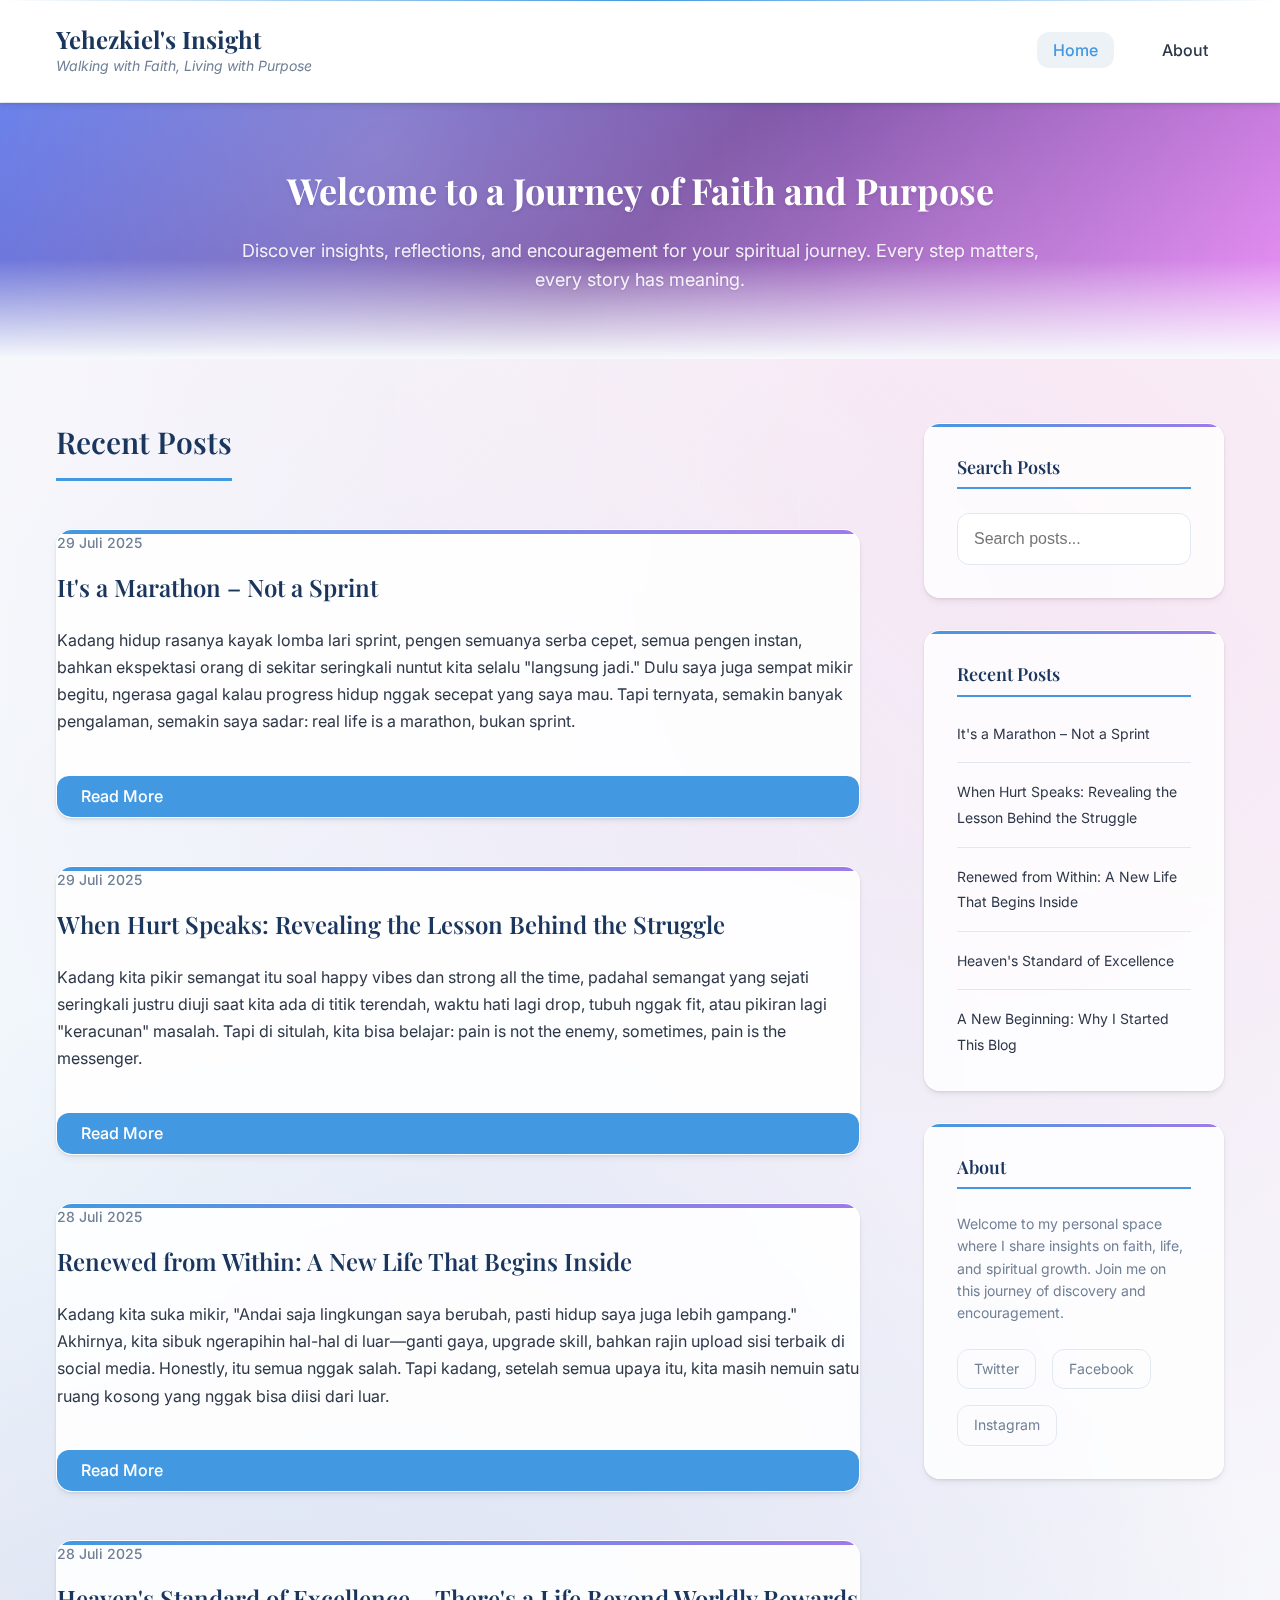
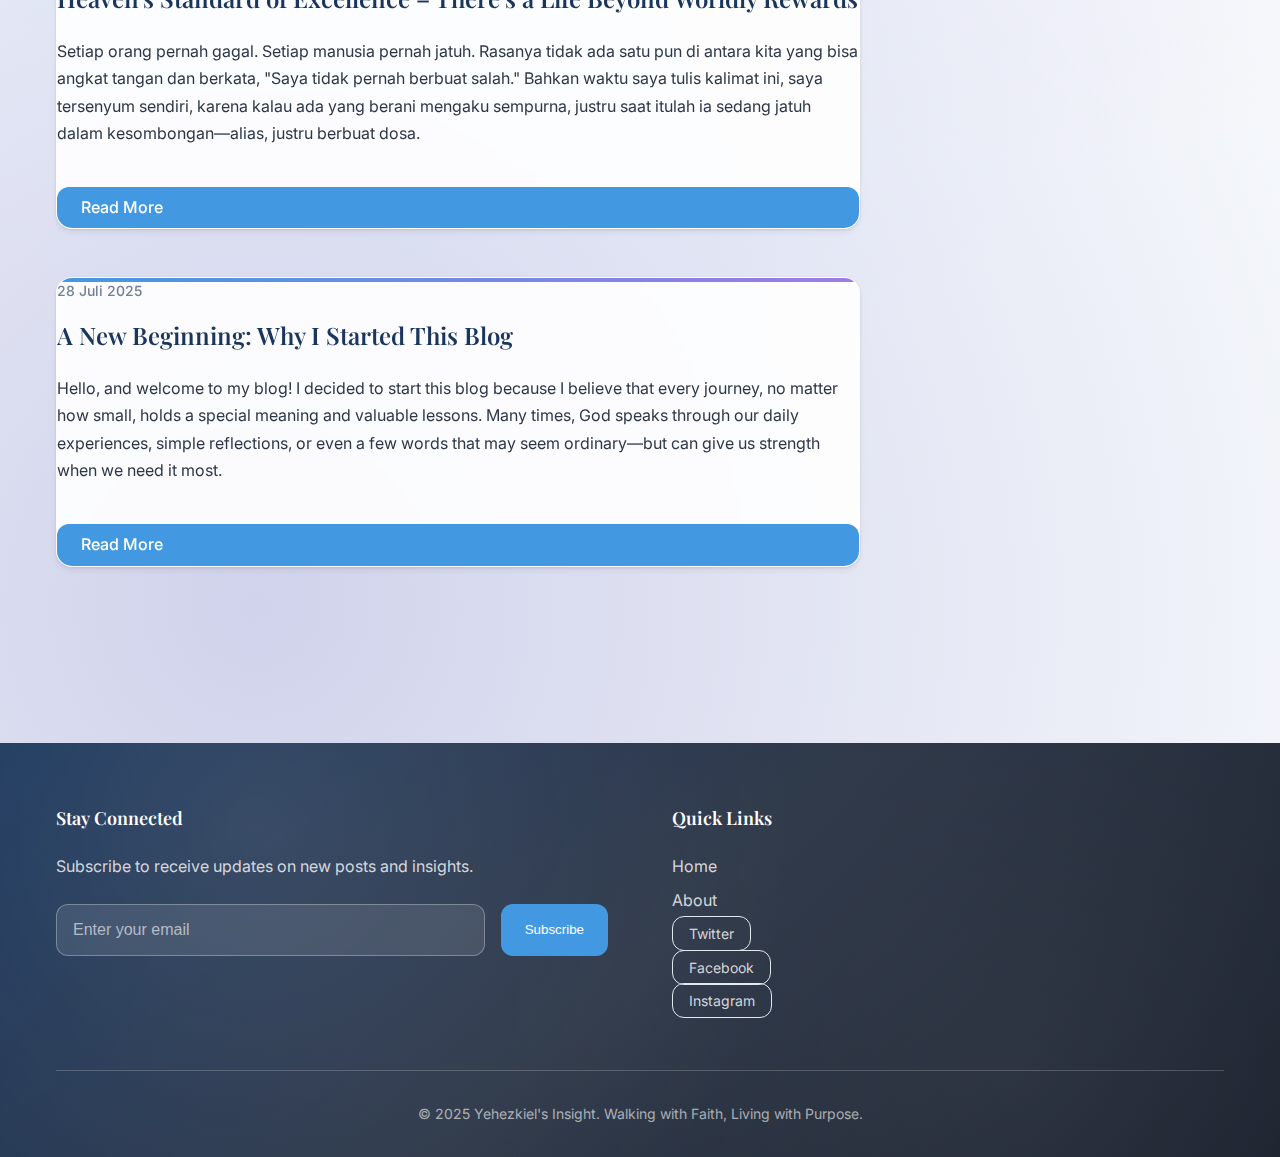
<file: index.html>
<!DOCTYPE html>
<html lang="en">
<head>
    <meta charset="UTF-8">
    <meta name="viewport" content="width=device-width, initial-scale=1.0">
    <title>Yehezkiel's Insight - Walking with Faith, Living with Purpose</title>
    <meta name="description" content="A personal blog sharing insights on faith, motivation, and spiritual growth">
    <link rel="preconnect" href="https://fonts.googleapis.com">
    <link rel="preconnect" href="https://fonts.gstatic.com" crossorigin>
    <link href="https://fonts.googleapis.com/css2?family=Inter:wght@300;400;500;600;700&family=Playfair+Display:wght@400;500;600;700&display=swap" rel="stylesheet">
    <link rel="stylesheet" href="assets/css/main.css">
</head>
<body>
    <!-- Header -->
    <header class="header" id="header">
        <div class="container">
            <div class="header-content">
                <div class="logo">
                    <h1><a href="index.html">Yehezkiel's Insight</a></h1>
                    <p class="tagline">Walking with Faith, Living with Purpose</p>
                </div>
                <nav class="nav">
                    <ul class="nav-list">
                        <li><a href="index.html" class="nav-link active">Home</a></li>
                        <li><a href="about.html" class="nav-link">About</a></li>
                    </ul>
                </nav>
            </div>
        </div>
    </header>

    <!-- Hero Section -->
    <section class="hero">
        <div class="container">
            <div class="hero-content">
                <h2 class="hero-title">Welcome to a Journey of Faith and Purpose</h2>
                <p class="hero-description">Discover insights, reflections, and encouragement for your spiritual journey. Every step matters, every story has meaning.</p>
            </div>
        </div>
    </section>

    <!-- Main Content -->
    <main class="main">
        <div class="container">
            <div class="content-wrapper">
                <!-- Blog Posts -->
                <section class="posts-section">
                    <h2 class="section-title">Recent Posts</h2>
                    
                    <article class="post-card">
                        <div class="post-meta">
                            <time datetime="2025-07-29">29 Juli 2025</time>
                        </div>
                        <h3 class="post-title">
                            <a href="posts/its-a-marathon-not-a-sprint.html">It's a Marathon – Not a Sprint</a>
                        </h3>
                        <div class="post-excerpt">
                            <p>Kadang hidup rasanya kayak lomba lari sprint, pengen semuanya serba cepet, semua pengen instan, bahkan ekspektasi orang di sekitar seringkali nuntut kita selalu "langsung jadi." Dulu saya juga sempat mikir begitu, ngerasa gagal kalau progress hidup nggak secepat yang saya mau. Tapi ternyata, semakin banyak pengalaman, semakin saya sadar: real life is a marathon, bukan sprint.</p>
                        </div>
                        <a href="posts/its-a-marathon-not-a-sprint.html" class="read-more">Read More</a>
                    </article>

                    <article class="post-card">
                        <div class="post-meta">
                            <time datetime="2025-07-29">29 Juli 2025</time>
                        </div>
                        <h3 class="post-title">
                            <a href="posts/when-hurt-speaks.html">When Hurt Speaks: Revealing the Lesson Behind the Struggle</a>
                        </h3>
                        <div class="post-excerpt">
                            <p>Kadang kita pikir semangat itu soal happy vibes dan strong all the time, padahal semangat yang sejati seringkali justru diuji saat kita ada di titik terendah, waktu hati lagi drop, tubuh nggak fit, atau pikiran lagi "keracunan" masalah. Tapi di situlah, kita bisa belajar: pain is not the enemy, sometimes, pain is the messenger.</p>
                        </div>
                        <a href="posts/when-hurt-speaks.html" class="read-more">Read More</a>
                    </article>

                    <article class="post-card">
                        <div class="post-meta">
                            <time datetime="2025-07-28">28 Juli 2025</time>
                        </div>
                        <h3 class="post-title">
                            <a href="posts/renewed-from-within.html">Renewed from Within: A New Life That Begins Inside</a>
                        </h3>
                        <div class="post-excerpt">
                            <p>Kadang kita suka mikir, "Andai saja lingkungan saya berubah, pasti hidup saya juga lebih gampang." Akhirnya, kita sibuk ngerapihin hal-hal di luar—ganti gaya, upgrade skill, bahkan rajin upload sisi terbaik di social media. Honestly, itu semua nggak salah. Tapi kadang, setelah semua upaya itu, kita masih nemuin satu ruang kosong yang nggak bisa diisi dari luar.</p>
                        </div>
                        <a href="posts/renewed-from-within.html" class="read-more">Read More</a>
                    </article>

                    <article class="post-card">
                        <div class="post-meta">
                            <time datetime="2025-07-28">28 Juli 2025</time>
                        </div>
                        <h3 class="post-title">
                            <a href="posts/heavens-standard-excellence.html">Heaven's Standard of Excellence – There's a Life Beyond Worldly Rewards</a>
                        </h3>
                        <div class="post-excerpt">
                            <p>Setiap orang pernah gagal. Setiap manusia pernah jatuh. Rasanya tidak ada satu pun di antara kita yang bisa angkat tangan dan berkata, "Saya tidak pernah berbuat salah." Bahkan waktu saya tulis kalimat ini, saya tersenyum sendiri, karena kalau ada yang berani mengaku sempurna, justru saat itulah ia sedang jatuh dalam kesombongan—alias, justru berbuat dosa.</p>
                        </div>
                        <a href="posts/heavens-standard-excellence.html" class="read-more">Read More</a>
                    </article>

                    <article class="post-card">
                        <div class="post-meta">
                            <time datetime="2025-07-28">28 Juli 2025</time>
                        </div>
                        <h3 class="post-title">
                            <a href="posts/hello-world.html">A New Beginning: Why I Started This Blog</a>
                        </h3>
                        <div class="post-excerpt">
                            <p>Hello, and welcome to my blog! I decided to start this blog because I believe that every journey, no matter how small, holds a special meaning and valuable lessons. Many times, God speaks through our daily experiences, simple reflections, or even a few words that may seem ordinary—but can give us strength when we need it most.</p>
                        </div>
                        <a href="posts/hello-world.html" class="read-more">Read More</a>
                    </article>
                </section>

                <!-- Sidebar -->
                <aside class="sidebar">
                    <div class="sidebar-widget">
                        <h3 class="widget-title">Search Posts</h3>
                        <div class="search-box">
                            <input type="text" id="searchInput" placeholder="Search posts..." class="search-input">
                        </div>
                    </div>

                    <div class="sidebar-widget">
                        <h3 class="widget-title">Recent Posts</h3>
                        <ul class="recent-posts">
                            <li><a href="posts/its-a-marathon-not-a-sprint.html">It's a Marathon – Not a Sprint</a></li>
                            <li><a href="posts/when-hurt-speaks.html">When Hurt Speaks: Revealing the Lesson Behind the Struggle</a></li>
                            <li><a href="posts/renewed-from-within.html">Renewed from Within: A New Life That Begins Inside</a></li>
                            <li><a href="posts/heavens-standard-excellence.html">Heaven's Standard of Excellence</a></li>
                            <li><a href="posts/hello-world.html">A New Beginning: Why I Started This Blog</a></li>
                        </ul>
                    </div>

                    <div class="sidebar-widget">
                        <h3 class="widget-title">About</h3>
                        <p class="about-text">Welcome to my personal space where I share insights on faith, life, and spiritual growth. Join me on this journey of discovery and encouragement.</p>
                        <div class="social-links">
                            <a href="#" class="social-link">Twitter</a>
                            <a href="#" class="social-link">Facebook</a>
                            <a href="#" class="social-link">Instagram</a>
                        </div>
                    </div>
                </aside>
            </div>
        </div>
    </main>

    <!-- Footer -->
    <footer class="footer">
        <div class="container">
            <div class="footer-content">
                <div class="footer-section">
                    <h3 class="footer-title">Stay Connected</h3>
                    <p>Subscribe to receive updates on new posts and insights.</p>
                    <form class="subscription-form" id="subscriptionForm">
                        <div class="form-group">
                            <input type="email" id="emailInput" placeholder="Enter your email" class="email-input" required>
                            <button type="submit" class="subscribe-btn">Subscribe</button>
                        </div>
                    </form>
                </div>
                
                <div class="footer-section">
                    <h3 class="footer-title">Quick Links</h3>
                    <ul class="footer-links">
                        <li><a href="index.html">Home</a></li>
                        <li><a href="about.html">About</a></li>
                        <li><a href="#" class="social-link">Twitter</a></li>
                        <li><a href="#" class="social-link">Facebook</a></li>
                        <li><a href="#" class="social-link">Instagram</a></li>
                    </ul>
                </div>
            </div>
            
            <div class="footer-bottom">
                <p>&copy; 2025 Yehezkiel's Insight. Walking with Faith, Living with Purpose.</p>
            </div>
        </div>
    </footer>

    <script src="assets/js/main.js"></script>
</body>
</html>
</file>
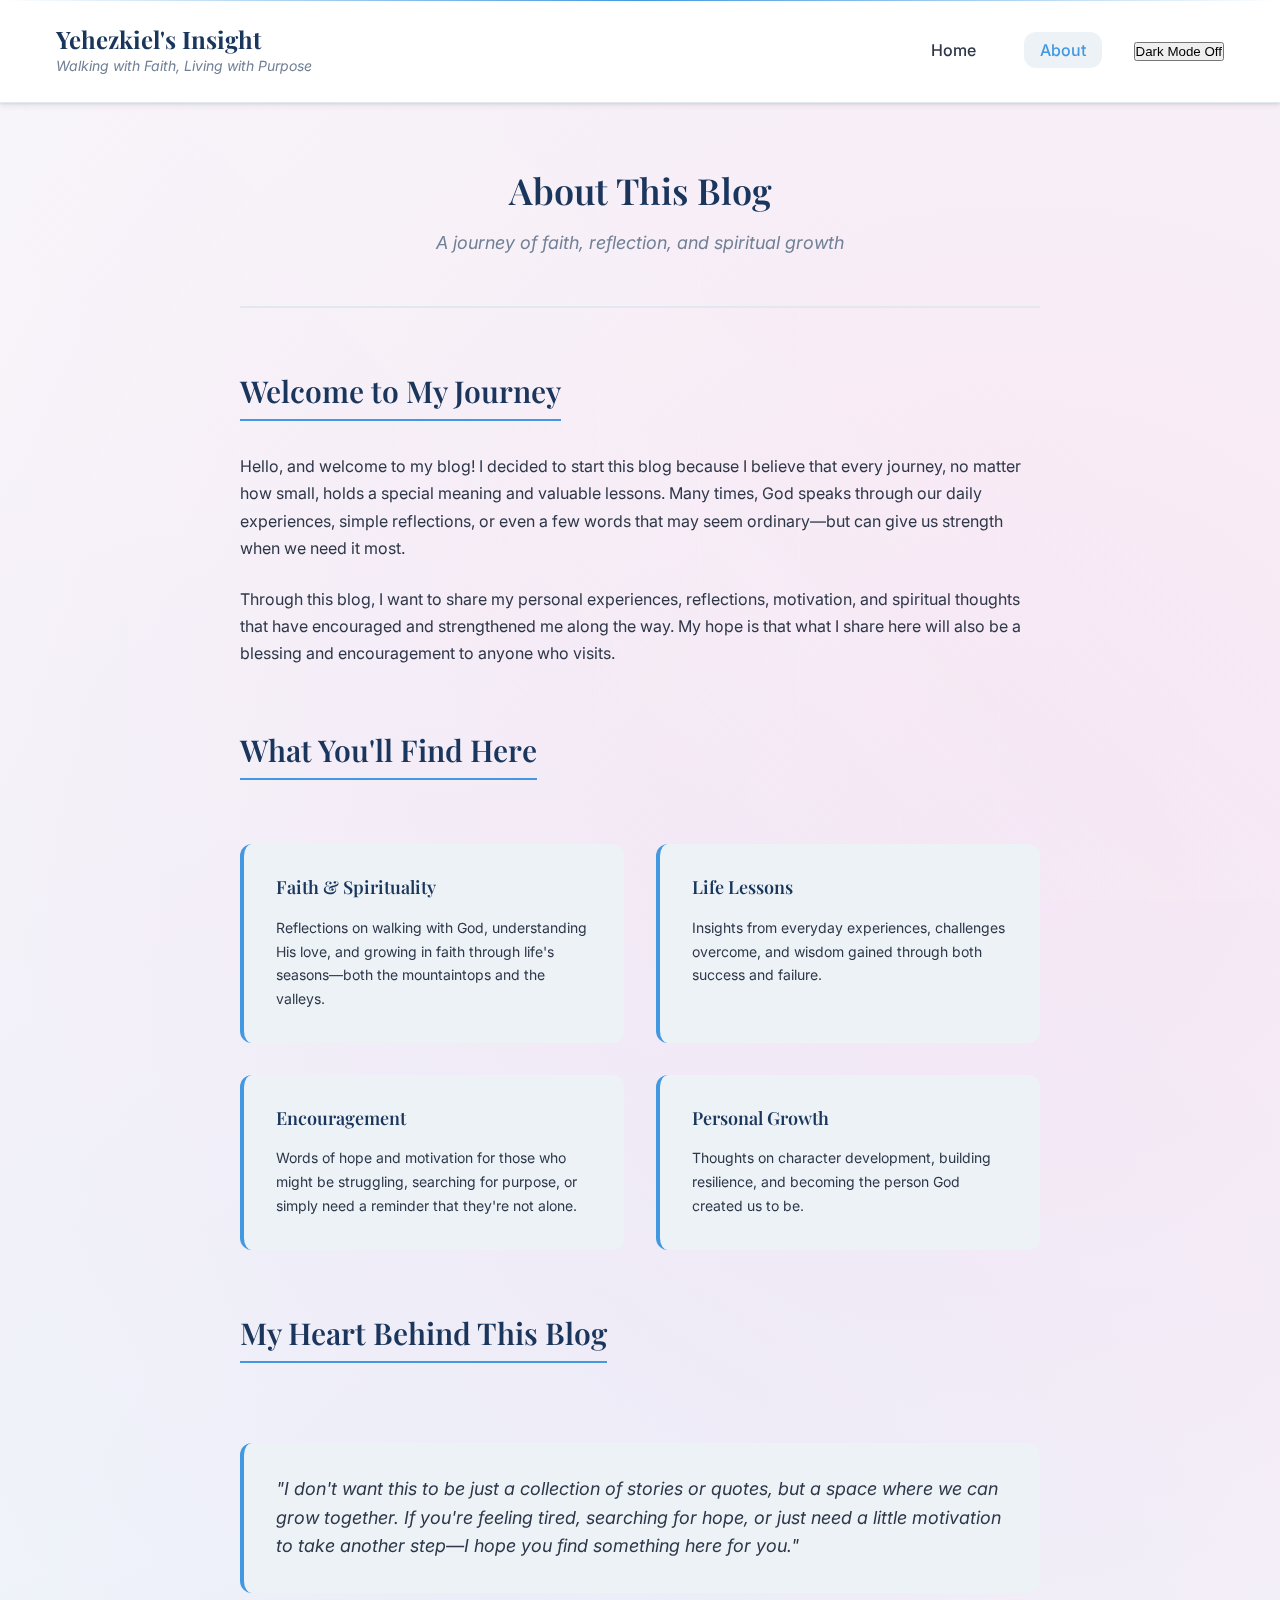
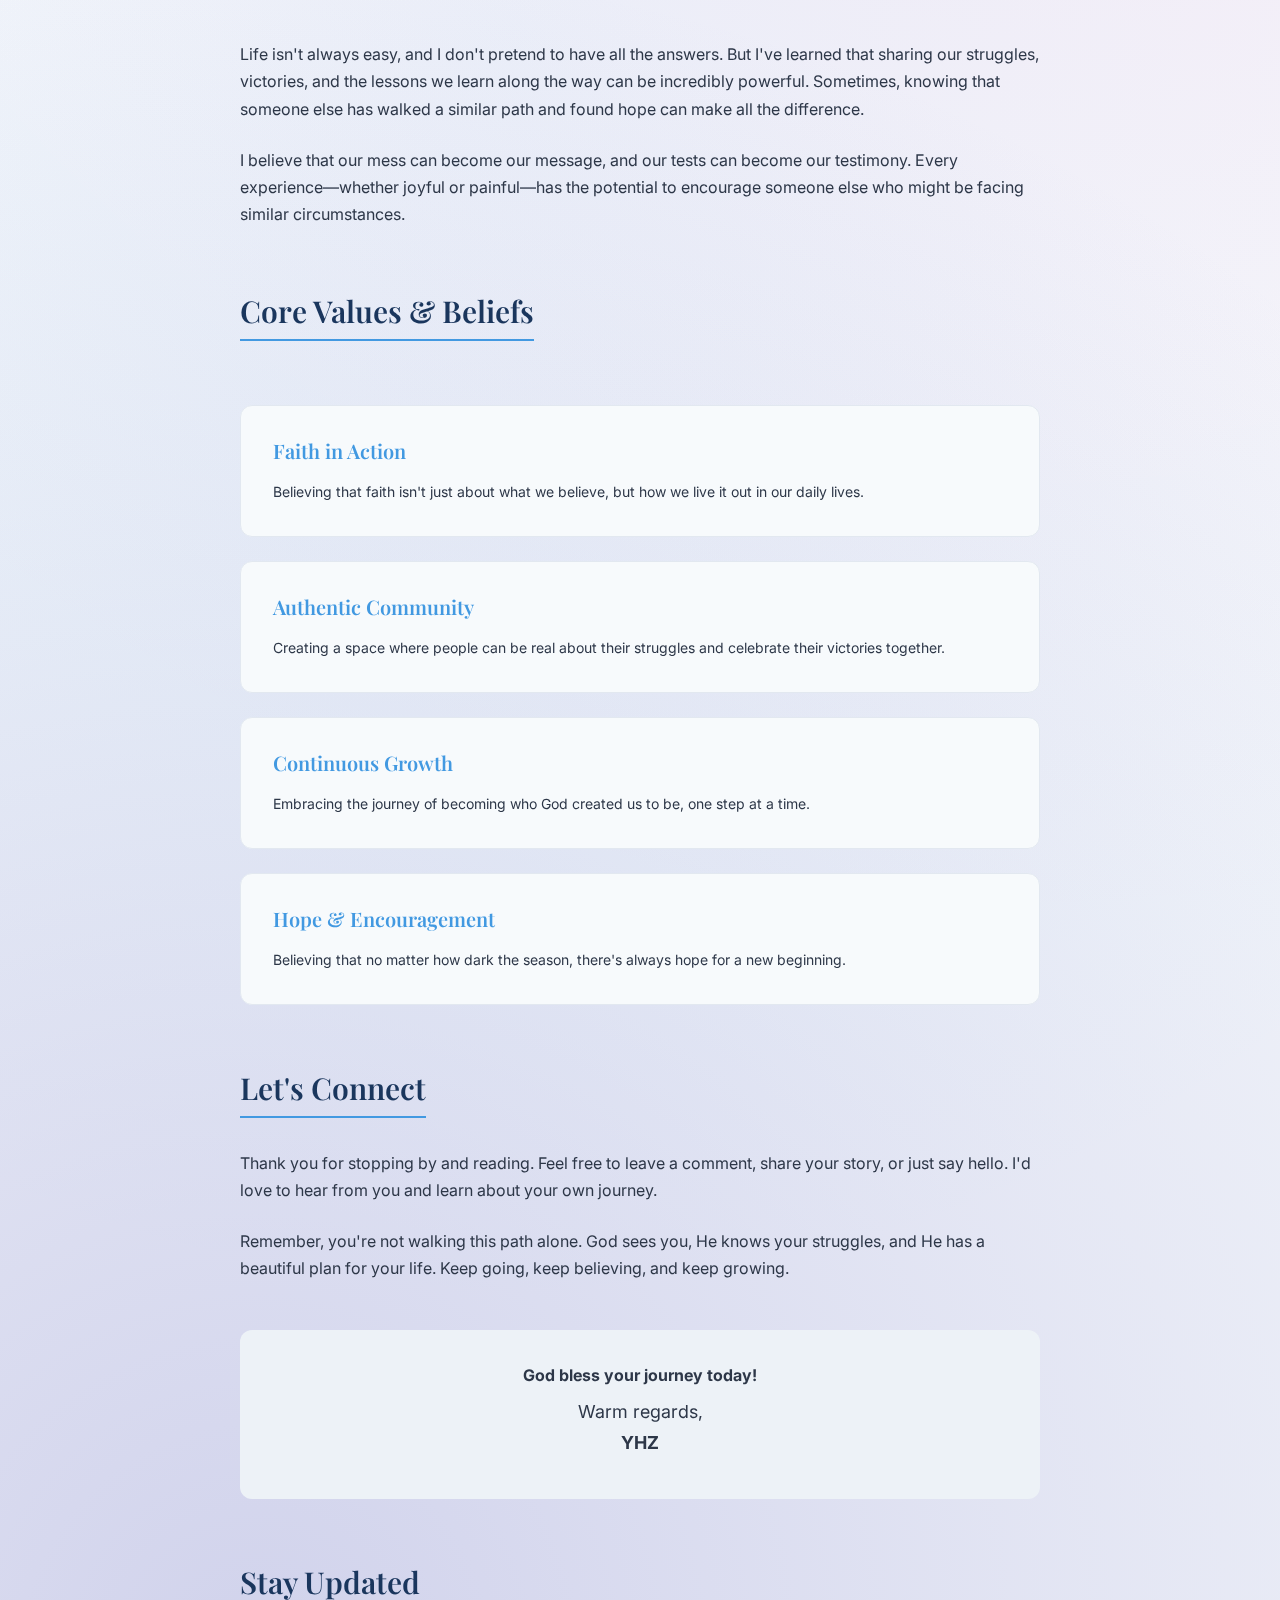
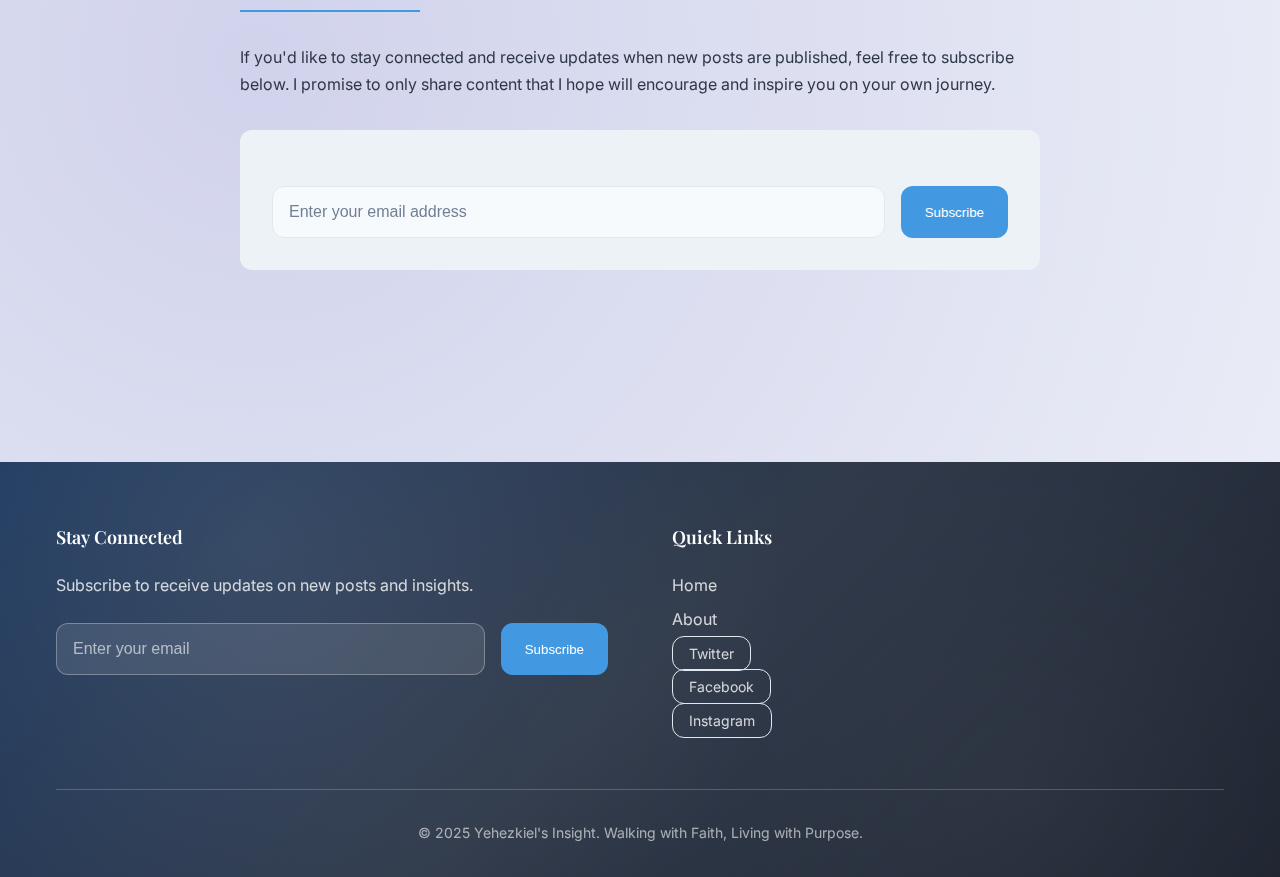
<file: about.html>
<!DOCTYPE html>
<html lang="en">
<head>
    <meta charset="UTF-8">
    <meta name="viewport" content="width=device-width, initial-scale=1.0">
    <title>About - Yehezkiel's Insight</title>
    <meta name="description" content="Learn more about Yehezkiel's Insight - a personal blog sharing insights on faith, motivation, and spiritual growth">
    <link rel="preconnect" href="https://fonts.googleapis.com">
    <link rel="preconnect" href="https://fonts.gstatic.com" crossorigin>
    <link href="https://fonts.googleapis.com/css2?family=Inter:wght@300;400;500;600;700&family=Playfair+Display:wght@400;500;600;700&display=swap" rel="stylesheet">
    <link rel="stylesheet" href="assets/css/main.css">
</head>
<body>
    <!-- Header -->
    <header class="header" id="header">
        <div class="container">
            <div class="header-content">
                <div class="logo">
                    <h1><a href="index.html">Yehezkiel's Insight</a></h1>
                    <p class="tagline">Walking with Faith, Living with Purpose</p>
                </div>
                <nav class="nav">
                    <ul class="nav-list">
                        <li><a href="index.html" class="nav-link">Home</a></li>
                        <li><a href="about.html" class="nav-link active">About</a></li>
                        <li><button id="darkModeToggle" class="dark-mode-toggle">Dark Mode Off</button></li>
                    </ul>
                </nav>
            </div>
        </div>
    </header>

    <!-- Main Content -->
    <main class="main">
        <div class="container">
            <div class="about-page">
                <header class="page-header">
                    <h1 class="page-title">About This Blog</h1>
                    <p class="page-subtitle">A journey of faith, reflection, and spiritual growth</p>
                </header>

                <div class="about-content">
                    <section class="about-section">
                        <h2>Welcome to My Journey</h2>
                        <p>Hello, and welcome to my blog! I decided to start this blog because I believe that every journey, no matter how small, holds a special meaning and valuable lessons. Many times, God speaks through our daily experiences, simple reflections, or even a few words that may seem ordinary—but can give us strength when we need it most.</p>
                        
                        <p>Through this blog, I want to share my personal experiences, reflections, motivation, and spiritual thoughts that have encouraged and strengthened me along the way. My hope is that what I share here will also be a blessing and encouragement to anyone who visits.</p>
                    </section>

                    <section class="about-section">
                        <h2>What You'll Find Here</h2>
                        <div class="content-grid">
                            <div class="content-item">
                                <h3>Faith & Spirituality</h3>
                                <p>Reflections on walking with God, understanding His love, and growing in faith through life's seasons—both the mountaintops and the valleys.</p>
                            </div>
                            <div class="content-item">
                                <h3>Life Lessons</h3>
                                <p>Insights from everyday experiences, challenges overcome, and wisdom gained through both success and failure.</p>
                            </div>
                            <div class="content-item">
                                <h3>Encouragement</h3>
                                <p>Words of hope and motivation for those who might be struggling, searching for purpose, or simply need a reminder that they're not alone.</p>
                            </div>
                            <div class="content-item">
                                <h3>Personal Growth</h3>
                                <p>Thoughts on character development, building resilience, and becoming the person God created us to be.</p>
                            </div>
                        </div>
                    </section>

                    <section class="about-section">
                        <h2>My Heart Behind This Blog</h2>
                        <blockquote class="featured-quote">
                            <p>"I don't want this to be just a collection of stories or quotes, but a space where we can grow together. If you're feeling tired, searching for hope, or just need a little motivation to take another step—I hope you find something here for you."</p>
                        </blockquote>
                        
                        <p>Life isn't always easy, and I don't pretend to have all the answers. But I've learned that sharing our struggles, victories, and the lessons we learn along the way can be incredibly powerful. Sometimes, knowing that someone else has walked a similar path and found hope can make all the difference.</p>
                        
                        <p>I believe that our mess can become our message, and our tests can become our testimony. Every experience—whether joyful or painful—has the potential to encourage someone else who might be facing similar circumstances.</p>
                    </section>

                    <section class="about-section">
                        <h2>Core Values & Beliefs</h2>
                        <div class="values-list">
                            <div class="value-item">
                                <h4>Faith in Action</h4>
                                <p>Believing that faith isn't just about what we believe, but how we live it out in our daily lives.</p>
                            </div>
                            <div class="value-item">
                                <h4>Authentic Community</h4>
                                <p>Creating a space where people can be real about their struggles and celebrate their victories together.</p>
                            </div>
                            <div class="value-item">
                                <h4>Continuous Growth</h4>
                                <p>Embracing the journey of becoming who God created us to be, one step at a time.</p>
                            </div>
                            <div class="value-item">
                                <h4>Hope & Encouragement</h4>
                                <p>Believing that no matter how dark the season, there's always hope for a new beginning.</p>
                            </div>
                        </div>
                    </section>

                    <section class="about-section">
                        <h2>Let's Connect</h2>
                        <p>Thank you for stopping by and reading. Feel free to leave a comment, share your story, or just say hello. I'd love to hear from you and learn about your own journey.</p>
                        
                        <p>Remember, you're not walking this path alone. God sees you, He knows your struggles, and He has a beautiful plan for your life. Keep going, keep believing, and keep growing.</p>
                        
                        <div class="signature">
                            <p><strong>God bless your journey today!</strong></p>
                            <p class="author-name">Warm regards,<br><strong>YHZ</strong></p>
                        </div>
                    </section>

                    <section class="about-section">
                        <h2>Stay Updated</h2>
                        <p>If you'd like to stay connected and receive updates when new posts are published, feel free to subscribe below. I promise to only share content that I hope will encourage and inspire you on your own journey.</p>
                        
                        <div class="subscribe-section">
                            <form class="subscription-form" id="aboutSubscriptionForm">
                                <div class="form-group">
                                    <input type="email" id="aboutEmailInput" placeholder="Enter your email address" class="email-input" required>
                                    <button type="submit" class="subscribe-btn">Subscribe</button>
                                </div>
                            </form>
                        </div>
                    </section>
                </div>
            </div>
        </div>
    </main>

    <!-- Footer -->
    <footer class="footer">
        <div class="container">
            <div class="footer-content">
                <div class="footer-section">
                    <h3 class="footer-title">Stay Connected</h3>
                    <p>Subscribe to receive updates on new posts and insights.</p>
                    <form class="subscription-form" id="subscriptionForm">
                        <div class="form-group">
                            <input type="email" id="emailInput" placeholder="Enter your email" class="email-input" required>
                            <button type="submit" class="subscribe-btn">Subscribe</button>
                        </div>
                    </form>
                </div>
                
                <div class="footer-section">
                    <h3 class="footer-title">Quick Links</h3>
                    <ul class="footer-links">
                        <li><a href="index.html">Home</a></li>
                        <li><a href="about.html">About</a></li>
                        <li><a href="#" class="social-link">Twitter</a></li>
                        <li><a href="#" class="social-link">Facebook</a></li>
                        <li><a href="https://www.instagram.com/yhzrio?igsh=dnE0amZlZWlhOXYy&utm_source=qr" class="social-link" target="_blank" rel="noopener noreferrer">Instagram</a></li>
                    </ul>
                </div>
            </div>
            
            <div class="footer-bottom">
                <p>&copy; 2025 Yehezkiel's Insight. Walking with Faith, Living with Purpose.</p>
            </div>
        </div>
    </footer>

    <script src="assets/js/main.js"></script>
</body>
</html>
</file>
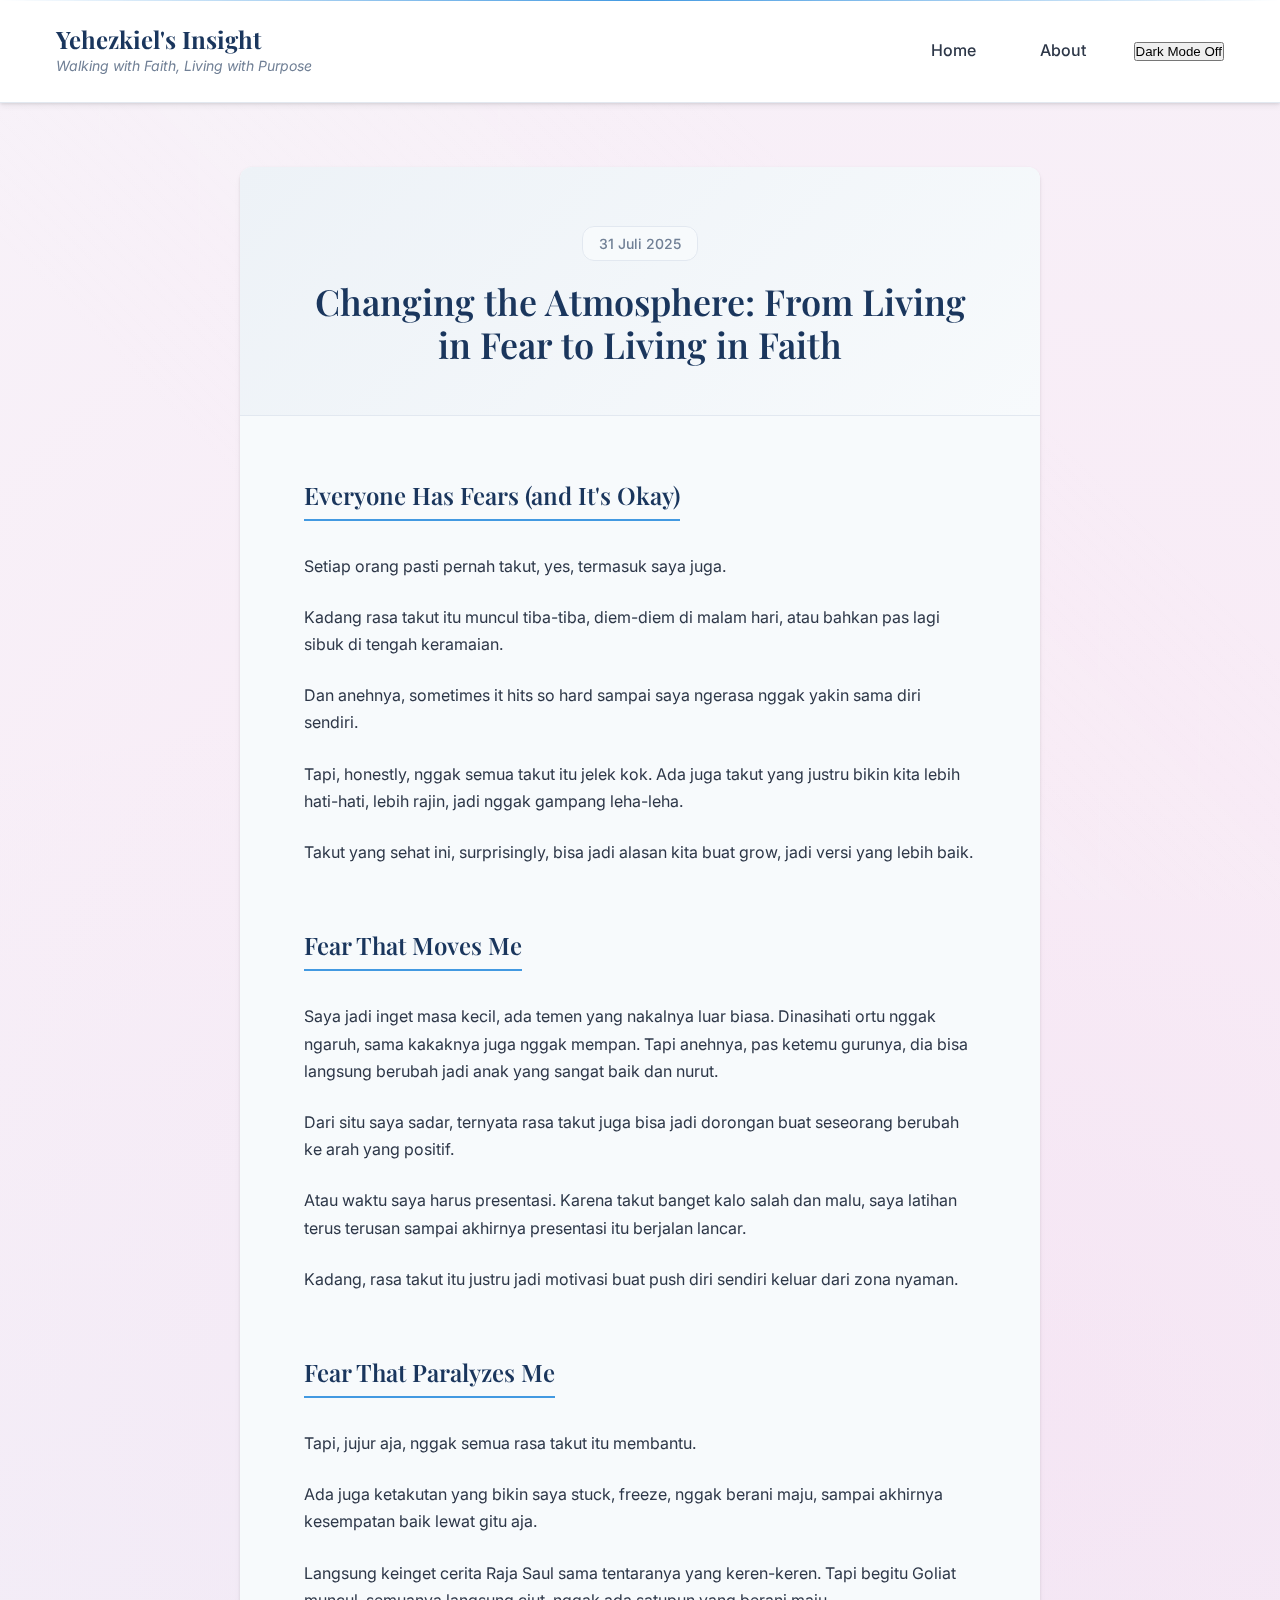
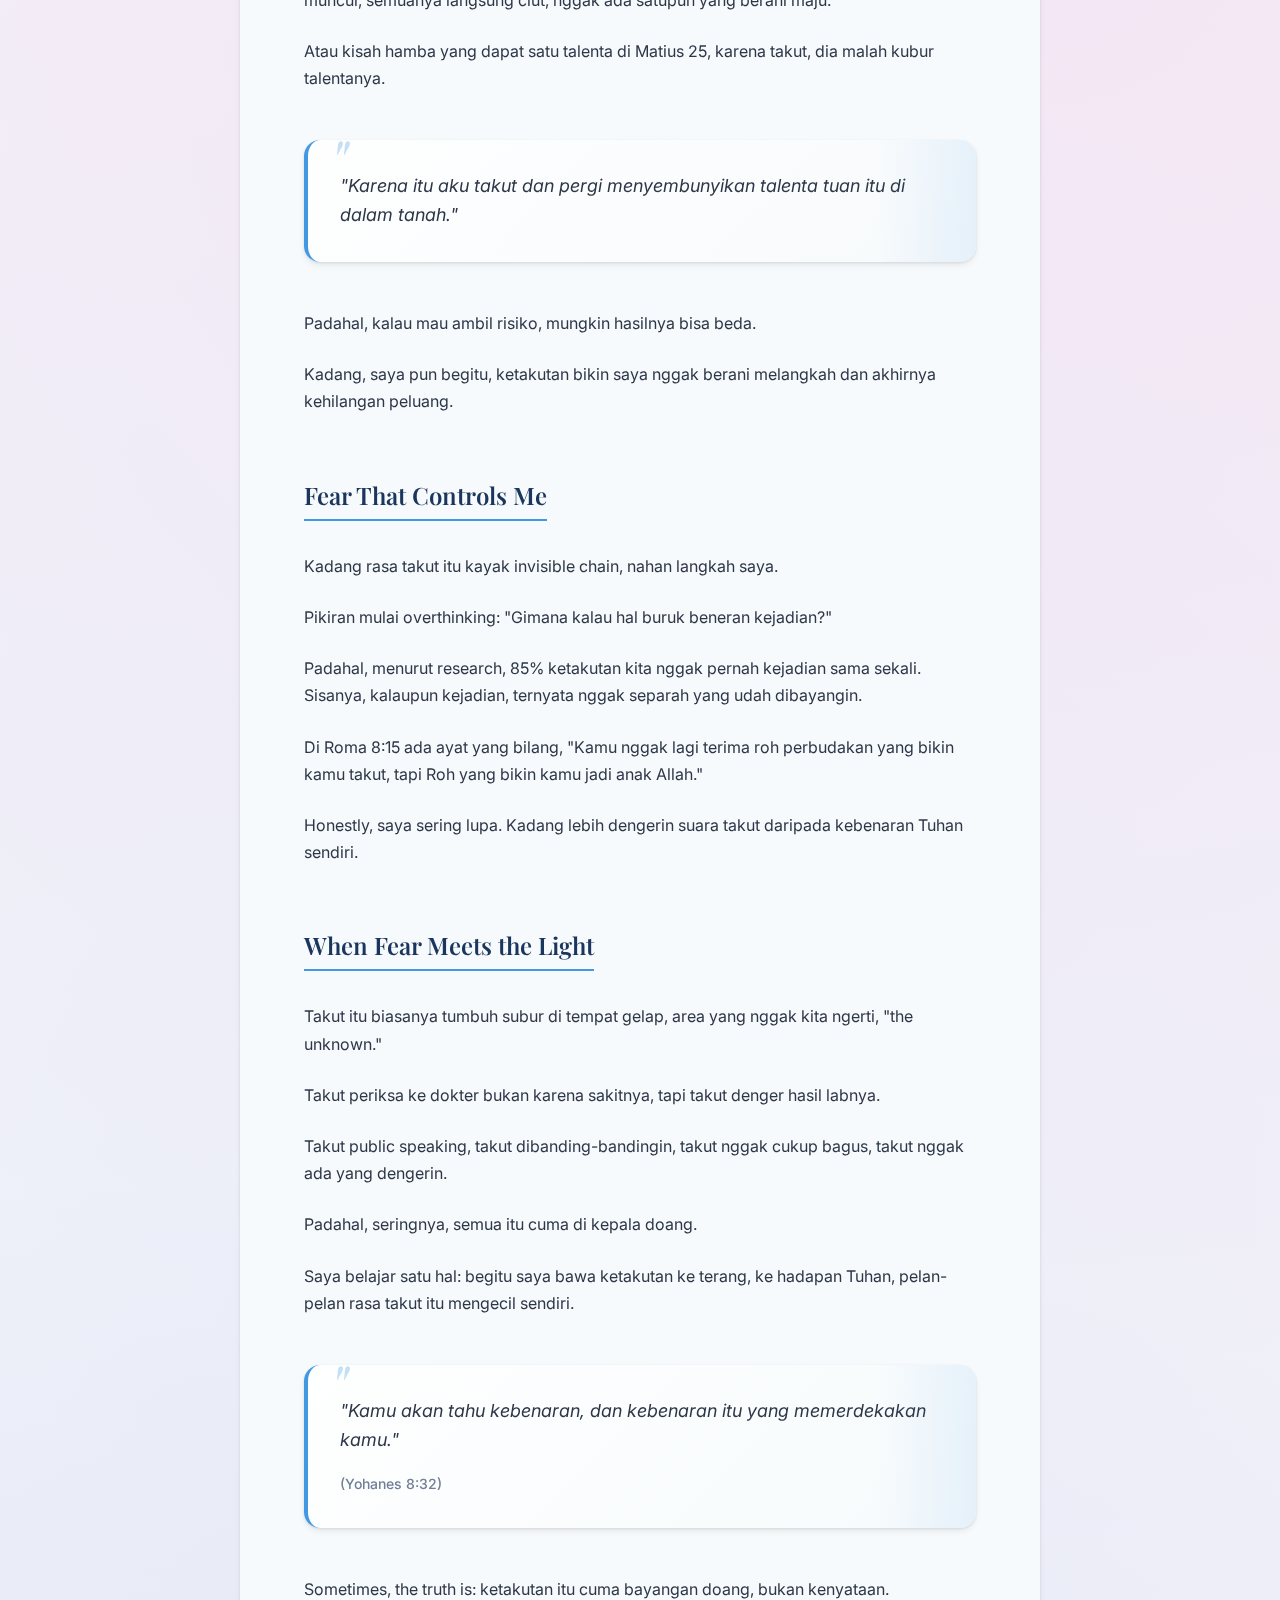
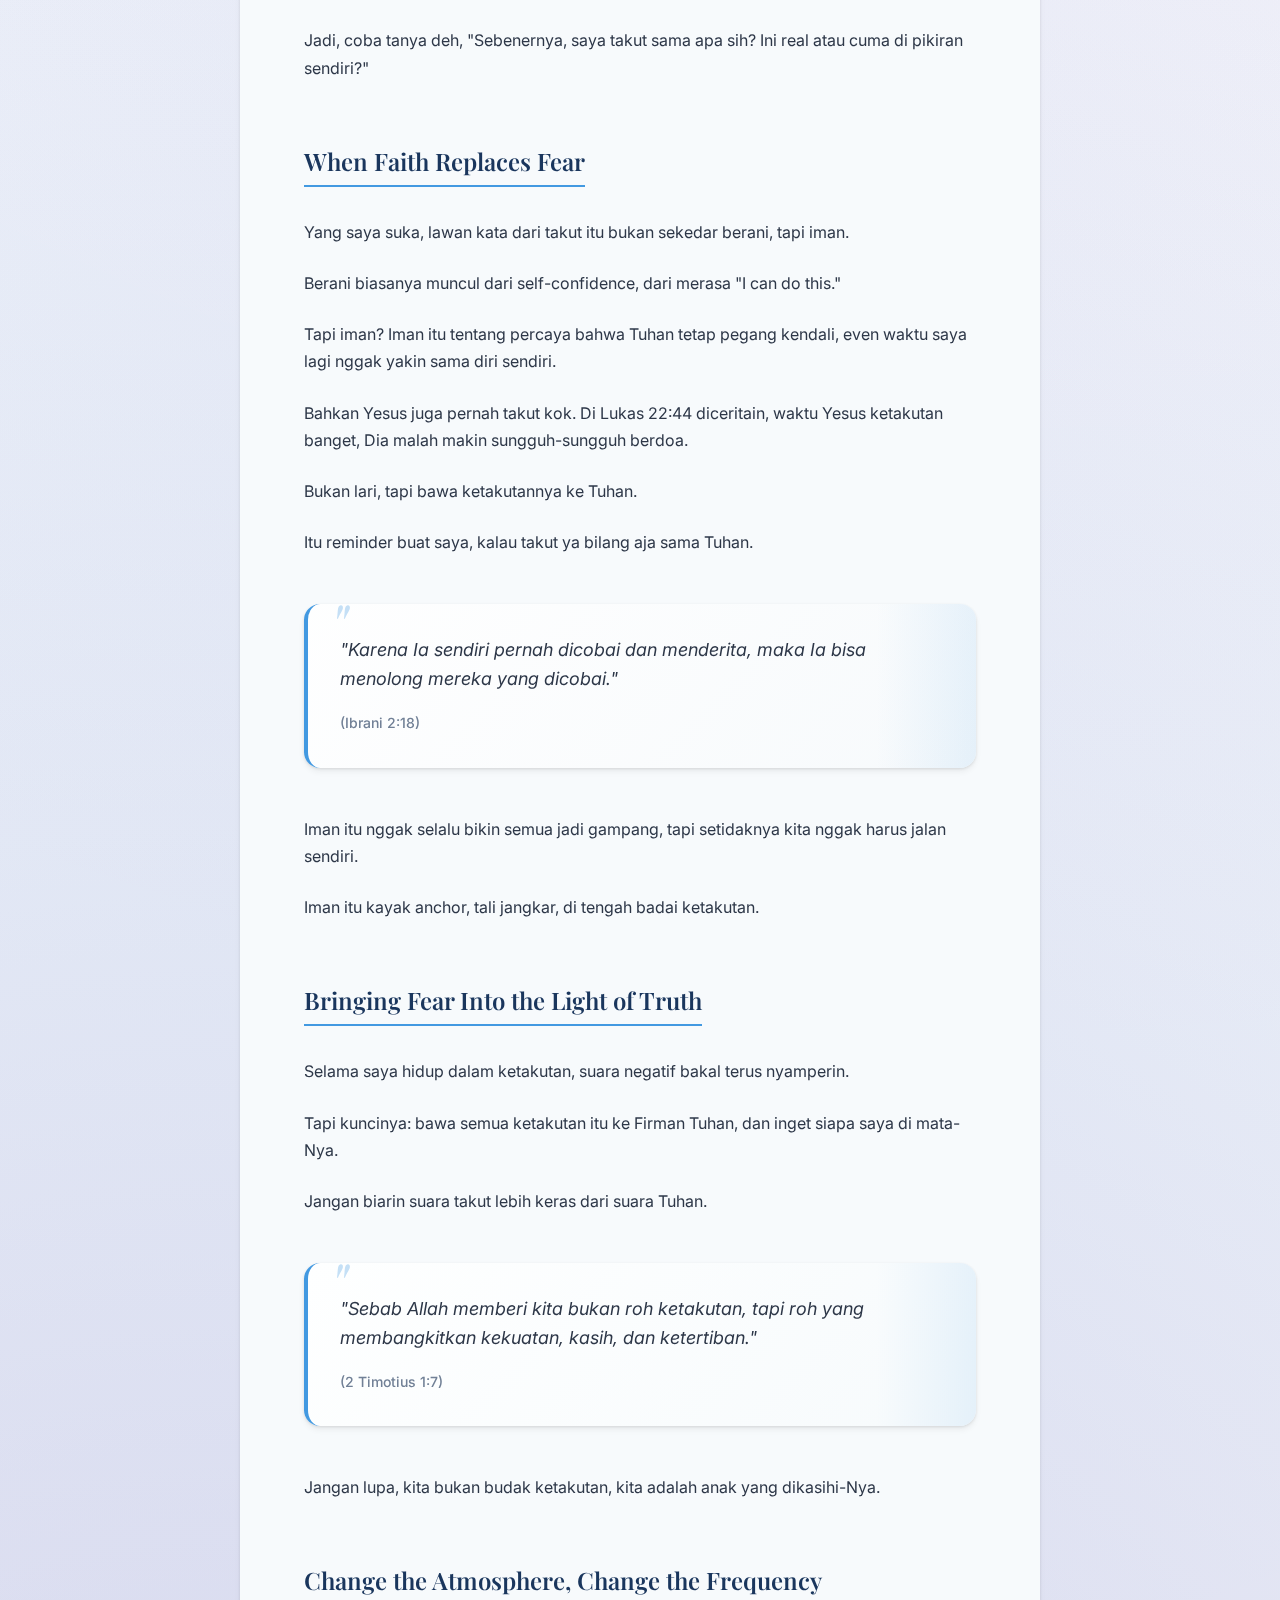
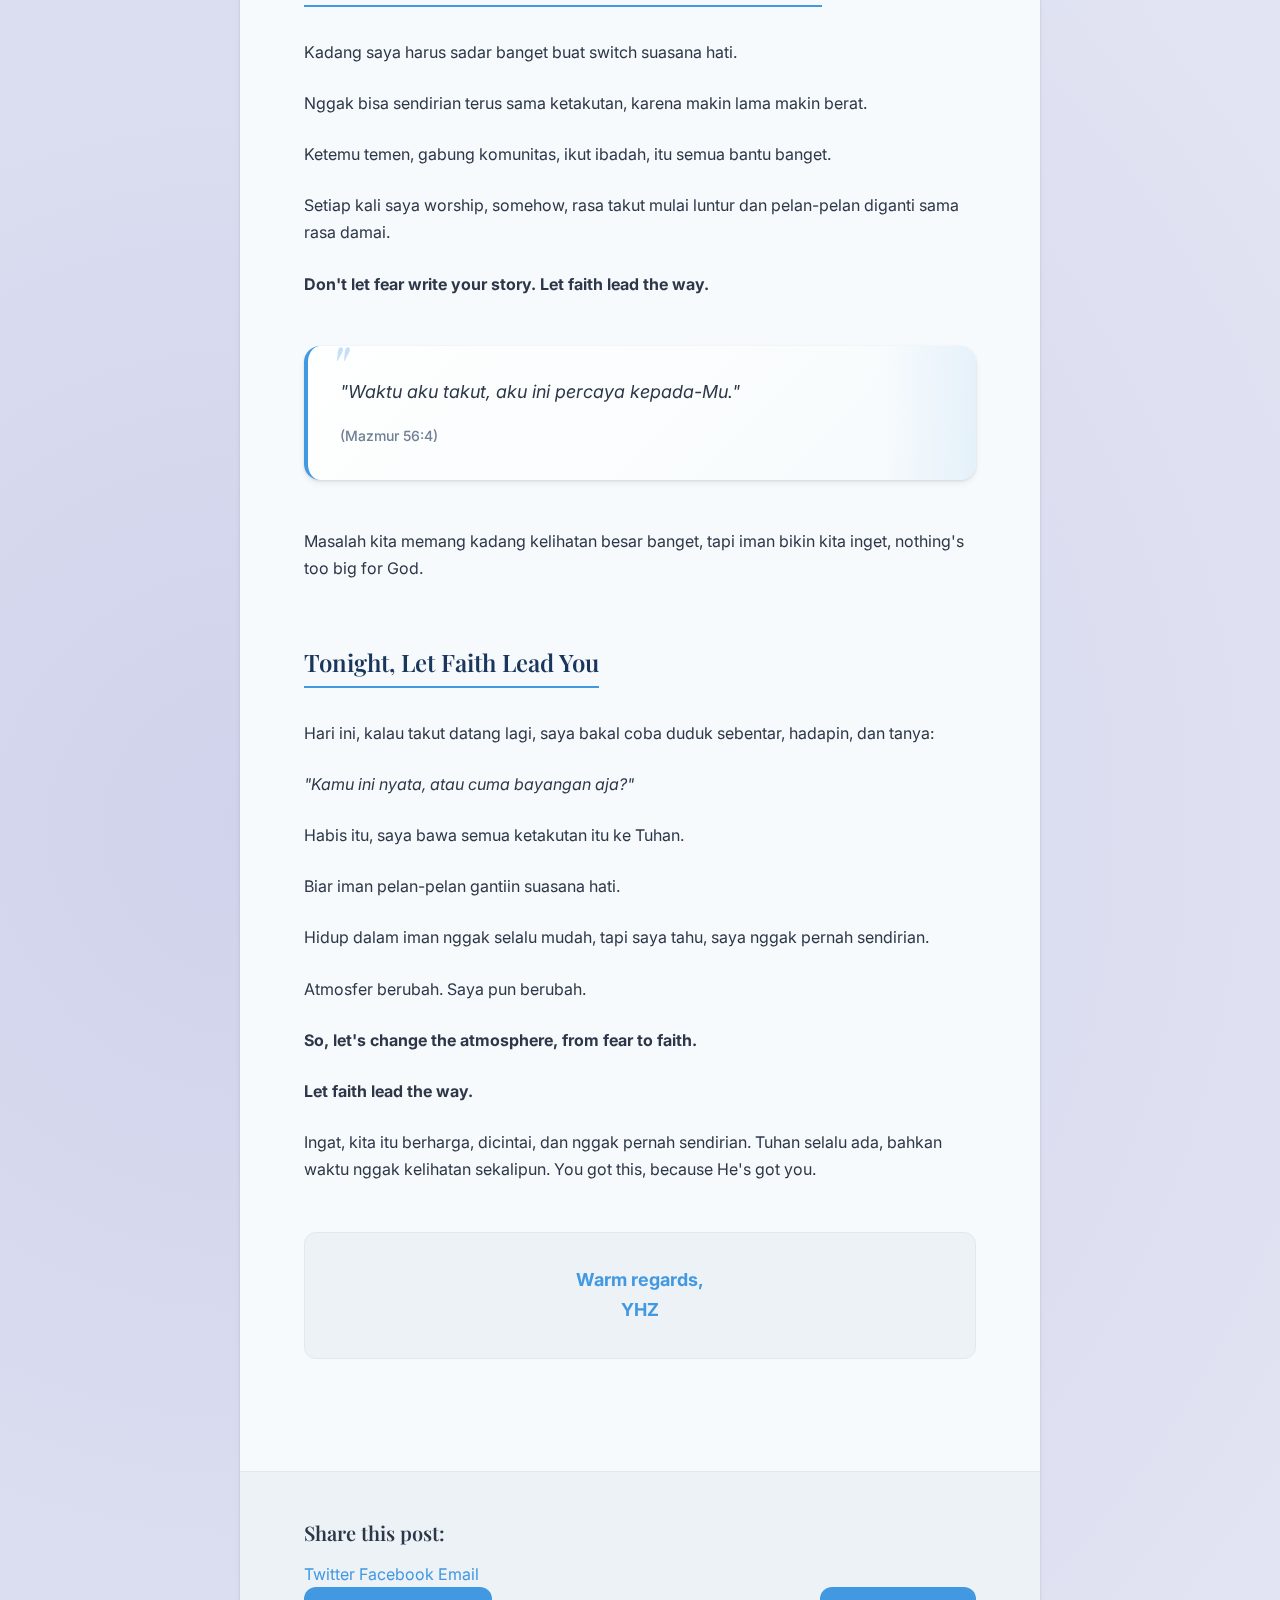
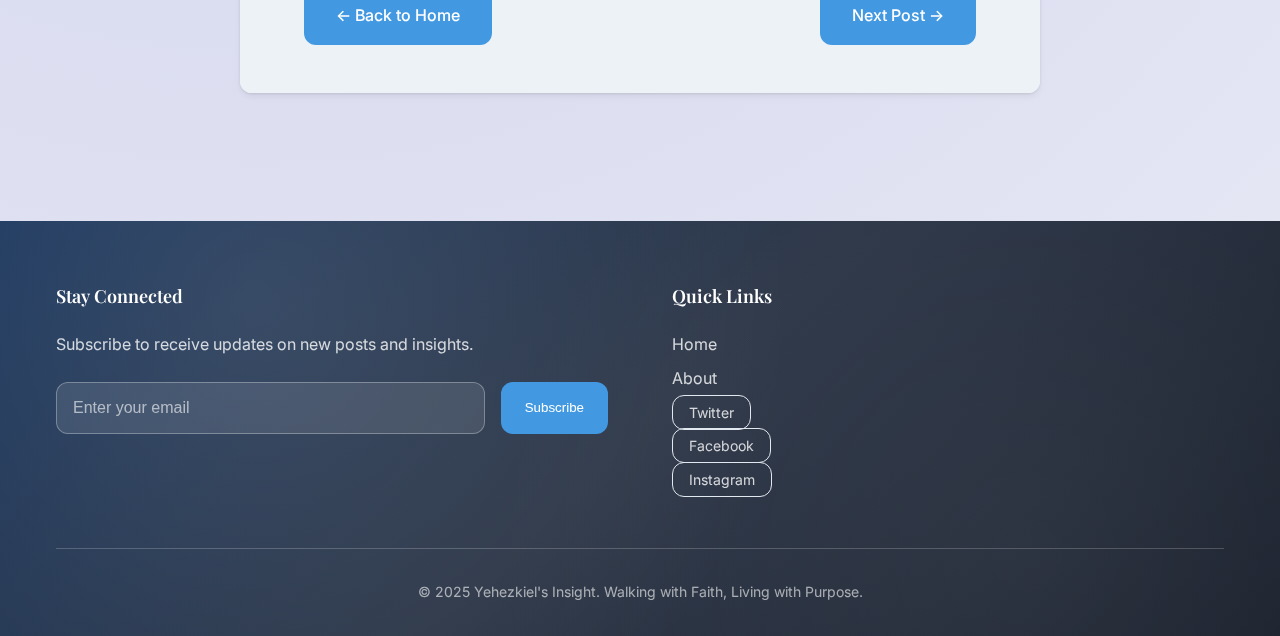
<file: posts/changing-the-atmosphere.html>
<!DOCTYPE html>
<html lang="en">
<head>
    <meta charset="UTF-8">
    <meta name="viewport" content="width=device-width, initial-scale=1.0">
    <title>Changing the Atmosphere: From Living in Fear to Living in Faith - Yehezkiel's Insight</title>
    <meta name="description" content="Everyone has fears, and it's okay. Learn how to change the atmosphere from fear to faith and let faith lead the way.">
    <link rel="preconnect" href="https://fonts.googleapis.com">
    <link rel="preconnect" href="https://fonts.gstatic.com" crossorigin>
    <link href="https://fonts.googleapis.com/css2?family=Inter:wght@300;400;500;600;700&family=Playfair+Display:wght@400;500;600;700&display=swap" rel="stylesheet">
    <link rel="stylesheet" href="../assets/css/main.css">
</head>
<body>
    <!-- Header -->
    <header class="header" id="header">
        <div class="container">
            <div class="header-content">
                <div class="logo">
                    <h1><a href="../index.html">Yehezkiel's Insight</a></h1>
                    <p class="tagline">Walking with Faith, Living with Purpose</p>
                </div>
                <nav class="nav">
                    <ul class="nav-list">
                        <li><a href="../index.html" class="nav-link">Home</a></li>
                        <li><a href="../about.html" class="nav-link">About</a></li>
                        <li><button id="darkModeToggle" class="dark-mode-toggle">Dark Mode Off</button></li>
                    </ul>
                </nav>
            </div>
        </div>
    </header>

    <!-- Main Content -->
    <main class="main">
        <div class="container">
            <article class="post-content">
                <header class="post-header">
                    <div class="post-meta">
                        <time datetime="2025-07-31">31 Juli 2025</time>
                    </div>
                    <h1 class="post-title">Changing the Atmosphere: From Living in Fear to Living in Faith</h1>
                </header>

                <div class="post-body">
                    <section class="post-section">
                        <h2>Everyone Has Fears (and It's Okay)</h2>
                        
                        <p>Setiap orang pasti pernah takut, yes, termasuk saya juga.</p>

                        <p>Kadang rasa takut itu muncul tiba-tiba, diem-diem di malam hari, atau bahkan pas lagi sibuk di tengah keramaian.</p>

                        <p>Dan anehnya, sometimes it hits so hard sampai saya ngerasa nggak yakin sama diri sendiri.</p>

                        <p>Tapi, honestly, nggak semua takut itu jelek kok. Ada juga takut yang justru bikin kita lebih hati-hati, lebih rajin, jadi nggak gampang leha-leha.</p>

                        <p>Takut yang sehat ini, surprisingly, bisa jadi alasan kita buat grow, jadi versi yang lebih baik.</p>
                    </section>

                    <section class="post-section">
                        <h2>Fear That Moves Me</h2>
                        
                        <p>Saya jadi inget masa kecil, ada temen yang nakalnya luar biasa. Dinasihati ortu nggak ngaruh, sama kakaknya juga nggak mempan. Tapi anehnya, pas ketemu gurunya, dia bisa langsung berubah jadi anak yang sangat baik dan nurut.</p>

                        <p>Dari situ saya sadar, ternyata rasa takut juga bisa jadi dorongan buat seseorang berubah ke arah yang positif.</p>

                        <p>Atau waktu saya harus presentasi. Karena takut banget kalo salah dan malu, saya latihan terus terusan sampai akhirnya presentasi itu berjalan lancar.</p>

                        <p>Kadang, rasa takut itu justru jadi motivasi buat push diri sendiri keluar dari zona nyaman.</p>
                    </section>

                    <section class="post-section">
                        <h2>Fear That Paralyzes Me</h2>
                        
                        <p>Tapi, jujur aja, nggak semua rasa takut itu membantu.</p>

                        <p>Ada juga ketakutan yang bikin saya stuck, freeze, nggak berani maju, sampai akhirnya kesempatan baik lewat gitu aja.</p>

                        <p>Langsung keinget cerita Raja Saul sama tentaranya yang keren-keren. Tapi begitu Goliat muncul, semuanya langsung ciut, nggak ada satupun yang berani maju.</p>

                        <p>Atau kisah hamba yang dapat satu talenta di Matius 25, karena takut, dia malah kubur talentanya.</p>

                        <blockquote class="quote">
                            <p>"Karena itu aku takut dan pergi menyembunyikan talenta tuan itu di dalam tanah."</p>
                        </blockquote>

                        <p>Padahal, kalau mau ambil risiko, mungkin hasilnya bisa beda.</p>

                        <p>Kadang, saya pun begitu, ketakutan bikin saya nggak berani melangkah dan akhirnya kehilangan peluang.</p>
                    </section>

                    <section class="post-section">
                        <h2>Fear That Controls Me</h2>
                        
                        <p>Kadang rasa takut itu kayak invisible chain, nahan langkah saya.</p>

                        <p>Pikiran mulai overthinking: "Gimana kalau hal buruk beneran kejadian?"</p>

                        <p>Padahal, menurut research, 85% ketakutan kita nggak pernah kejadian sama sekali. Sisanya, kalaupun kejadian, ternyata nggak separah yang udah dibayangin.</p>

                        <p>Di Roma 8:15 ada ayat yang bilang, "Kamu nggak lagi terima roh perbudakan yang bikin kamu takut, tapi Roh yang bikin kamu jadi anak Allah."</p>

                        <p>Honestly, saya sering lupa. Kadang lebih dengerin suara takut daripada kebenaran Tuhan sendiri.</p>
                    </section>

                    <section class="post-section">
                        <h2>When Fear Meets the Light</h2>
                        
                        <p>Takut itu biasanya tumbuh subur di tempat gelap, area yang nggak kita ngerti, "the unknown."</p>

                        <p>Takut periksa ke dokter bukan karena sakitnya, tapi takut denger hasil labnya.</p>

                        <p>Takut public speaking, takut dibanding-bandingin, takut nggak cukup bagus, takut nggak ada yang dengerin.</p>

                        <p>Padahal, seringnya, semua itu cuma di kepala doang.</p>

                        <p>Saya belajar satu hal: begitu saya bawa ketakutan ke terang, ke hadapan Tuhan, pelan-pelan rasa takut itu mengecil sendiri.</p>

                        <blockquote class="quote">
                            <p>"Kamu akan tahu kebenaran, dan kebenaran itu yang memerdekakan kamu."</p>
                            <cite>(Yohanes 8:32)</cite>
                        </blockquote>

                        <p>Sometimes, the truth is: ketakutan itu cuma bayangan doang, bukan kenyataan.</p>

                        <p>Jadi, coba tanya deh, "Sebenernya, saya takut sama apa sih? Ini real atau cuma di pikiran sendiri?"</p>
                    </section>

                    <section class="post-section">
                        <h2>When Faith Replaces Fear</h2>
                        
                        <p>Yang saya suka, lawan kata dari takut itu bukan sekedar berani, tapi iman.</p>

                        <p>Berani biasanya muncul dari self-confidence, dari merasa "I can do this."</p>

                        <p>Tapi iman? Iman itu tentang percaya bahwa Tuhan tetap pegang kendali, even waktu saya lagi nggak yakin sama diri sendiri.</p>

                        <p>Bahkan Yesus juga pernah takut kok. Di Lukas 22:44 diceritain, waktu Yesus ketakutan banget, Dia malah makin sungguh-sungguh berdoa.</p>

                        <p>Bukan lari, tapi bawa ketakutannya ke Tuhan.</p>

                        <p>Itu reminder buat saya, kalau takut ya bilang aja sama Tuhan.</p>

                        <blockquote class="quote">
                            <p>"Karena Ia sendiri pernah dicobai dan menderita, maka Ia bisa menolong mereka yang dicobai."</p>
                            <cite>(Ibrani 2:18)</cite>
                        </blockquote>

                        <p>Iman itu nggak selalu bikin semua jadi gampang, tapi setidaknya kita nggak harus jalan sendiri.</p>

                        <p>Iman itu kayak anchor, tali jangkar, di tengah badai ketakutan.</p>
                    </section>

                    <section class="post-section">
                        <h2>Bringing Fear Into the Light of Truth</h2>
                        
                        <p>Selama saya hidup dalam ketakutan, suara negatif bakal terus nyamperin.</p>

                        <p>Tapi kuncinya: bawa semua ketakutan itu ke Firman Tuhan, dan inget siapa saya di mata-Nya.</p>

                        <p>Jangan biarin suara takut lebih keras dari suara Tuhan.</p>

                        <blockquote class="quote">
                            <p>"Sebab Allah memberi kita bukan roh ketakutan, tapi roh yang membangkitkan kekuatan, kasih, dan ketertiban."</p>
                            <cite>(2 Timotius 1:7)</cite>
                        </blockquote>

                        <p>Jangan lupa, kita bukan budak ketakutan, kita adalah anak yang dikasihi-Nya.</p>
                    </section>

                    <section class="post-section">
                        <h2>Change the Atmosphere, Change the Frequency</h2>
                        
                        <p>Kadang saya harus sadar banget buat switch suasana hati.</p>

                        <p>Nggak bisa sendirian terus sama ketakutan, karena makin lama makin berat.</p>

                        <p>Ketemu temen, gabung komunitas, ikut ibadah, itu semua bantu banget.</p>

                        <p>Setiap kali saya worship, somehow, rasa takut mulai luntur dan pelan-pelan diganti sama rasa damai.</p>

                        <p><strong>Don't let fear write your story. Let faith lead the way.</strong></p>

                        <blockquote class="quote">
                            <p>"Waktu aku takut, aku ini percaya kepada-Mu."</p>
                            <cite>(Mazmur 56:4)</cite>
                        </blockquote>

                        <p>Masalah kita memang kadang kelihatan besar banget, tapi iman bikin kita inget, nothing's too big for God.</p>
                    </section>

                    <section class="post-section">
                        <h2>Tonight, Let Faith Lead You</h2>
                        
                        <p>Hari ini, kalau takut datang lagi, saya bakal coba duduk sebentar, hadapin, dan tanya:</p>

                        <p><em>"Kamu ini nyata, atau cuma bayangan aja?"</em></p>

                        <p>Habis itu, saya bawa semua ketakutan itu ke Tuhan.</p>

                        <p>Biar iman pelan-pelan gantiin suasana hati.</p>

                        <p>Hidup dalam iman nggak selalu mudah, tapi saya tahu, saya nggak pernah sendirian.</p>

                        <p>Atmosfer berubah. Saya pun berubah.</p>

                        <p><strong>So, let's change the atmosphere, from fear to faith.</strong></p>

                        <p><strong>Let faith lead the way.</strong></p>

                        <p>Ingat, kita itu berharga, dicintai, dan nggak pernah sendirian. Tuhan selalu ada, bahkan waktu nggak kelihatan sekalipun. You got this, because He's got you.</p>

                        <div class="post-signature">
                            <p><strong>Warm regards,<br>YHZ</strong></p>
                        </div>
                    </section>
                </div>

                <footer class="post-footer">
                    <div class="share-links">
                        <h4>Share this post:</h4>
                        <a href="https://twitter.com/intent/tweet?text=Changing the Atmosphere: From Living in Fear to Living in Faith&url=" class="share-link">Twitter</a>
                        <a href="https://www.facebook.com/sharer/sharer.php?u=" class="share-link">Facebook</a>
                        <a href="mailto:?subject=Check this out&body=Here is an interesting post about changing from fear to faith:" class="share-link">Email</a>
                    </div>
                    <div class="post-navigation">
                        <a href="../index.html" class="nav-button">← Back to Home</a>
                        <a href="fullness-of-christ.html" class="nav-button">Next Post →</a>
                    </div>
                </footer>
            </article>
        </div>
    </main>

    <!-- Footer -->
    <footer class="footer">
        <div class="container">
            <div class="footer-content">
                <div class="footer-section">
                    <h3 class="footer-title">Stay Connected</h3>
                    <p>Subscribe to receive updates on new posts and insights.</p>
                    <form class="subscription-form" id="subscriptionForm">
                        <div class="form-group">
                            <input type="email" id="emailInput" placeholder="Enter your email" class="email-input" required>
                            <button type="submit" class="subscribe-btn">Subscribe</button>
                        </div>
                    </form>
                </div>
                
                <div class="footer-section">
                    <h3 class="footer-title">Quick Links</h3>
                    <ul class="footer-links">
                        <li><a href="../index.html">Home</a></li>
                        <li><a href="../about.html">About</a></li>
                        <li><a href="#" class="social-link">Twitter</a></li>
                        <li><a href="#" class="social-link">Facebook</a></li>
                        <li><a href="https://www.instagram.com/yhzrio?igsh=dnE0amZlZWlhOXYy&utm_source=qr" class="social-link" target="_blank" rel="noopener noreferrer">Instagram</a></li>
                    </ul>
                </div>
            </div>
            
            <div class="footer-bottom">
                <p>&copy; 2025 Yehezkiel's Insight. Walking with Faith, Living with Purpose.</p>
            </div>
        </div>
    </footer>

    <script src="../assets/js/main.js"></script>
</body>
</html>
</file>
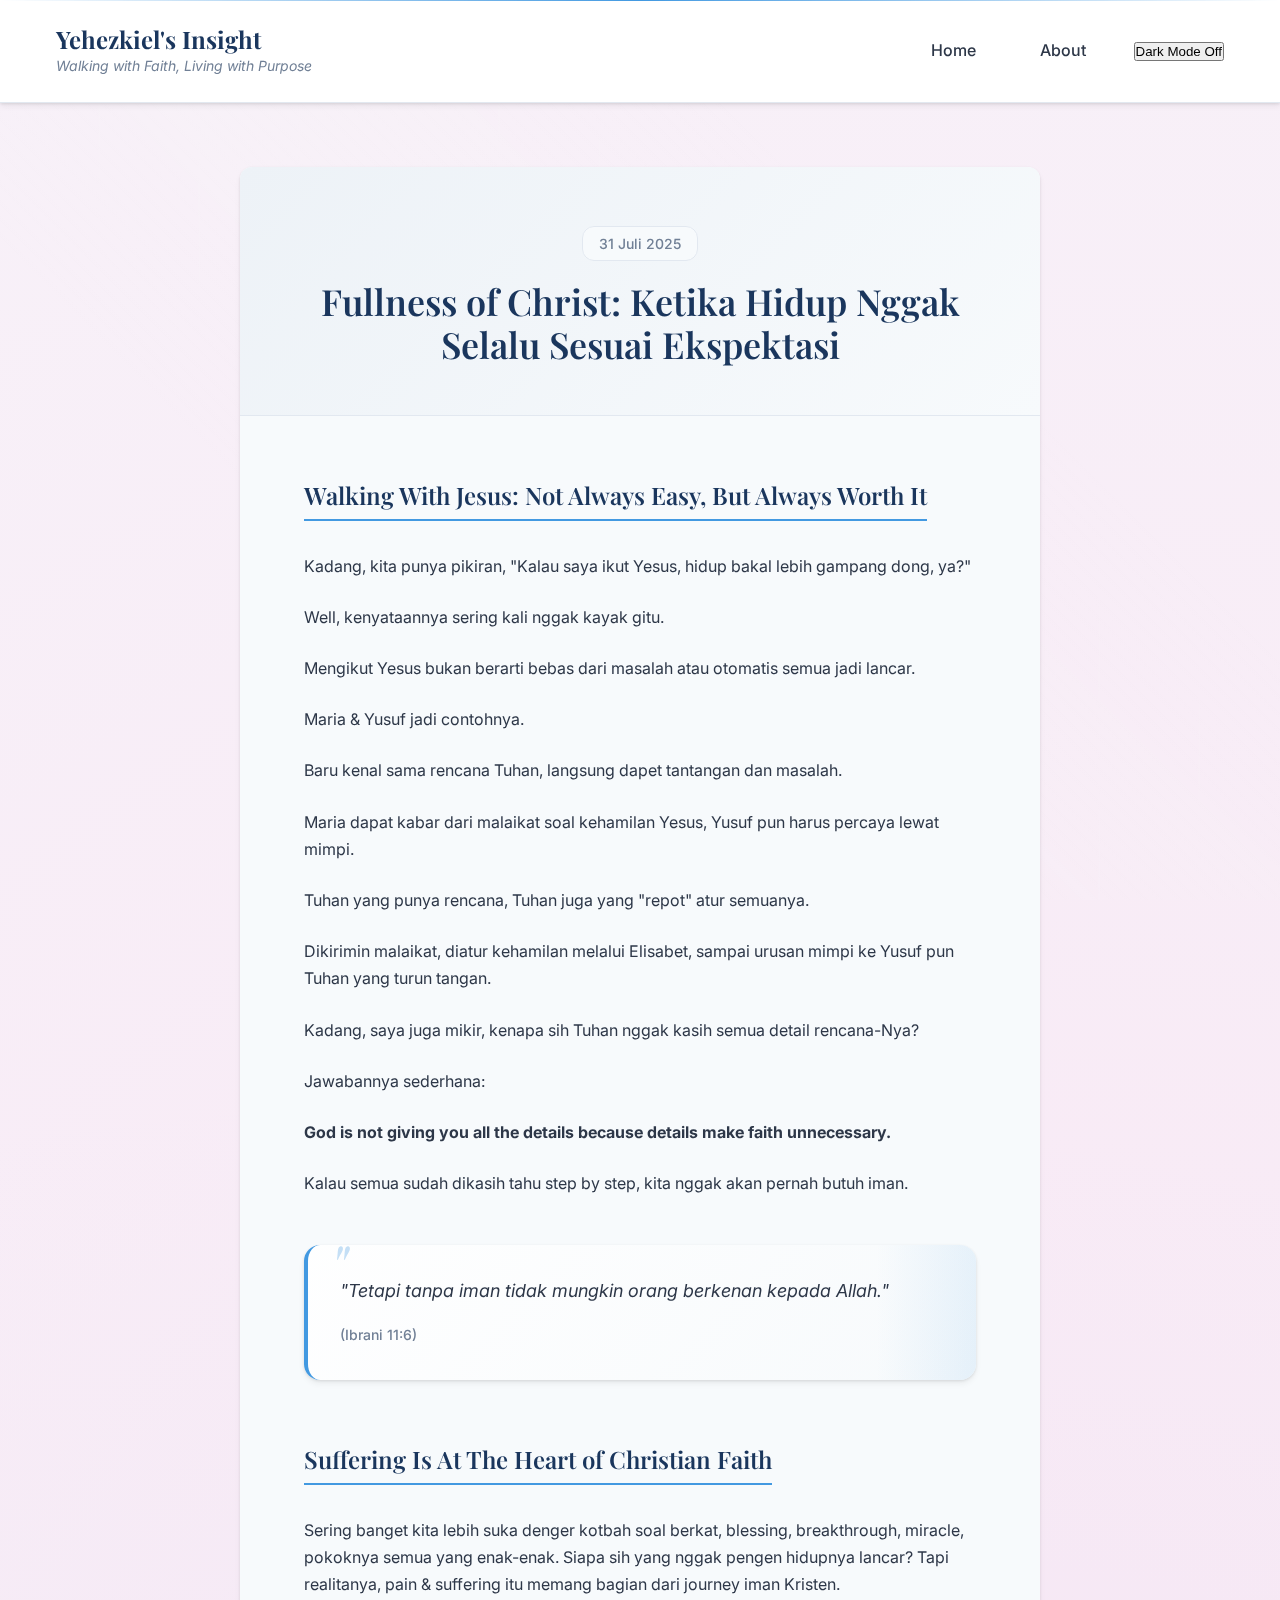
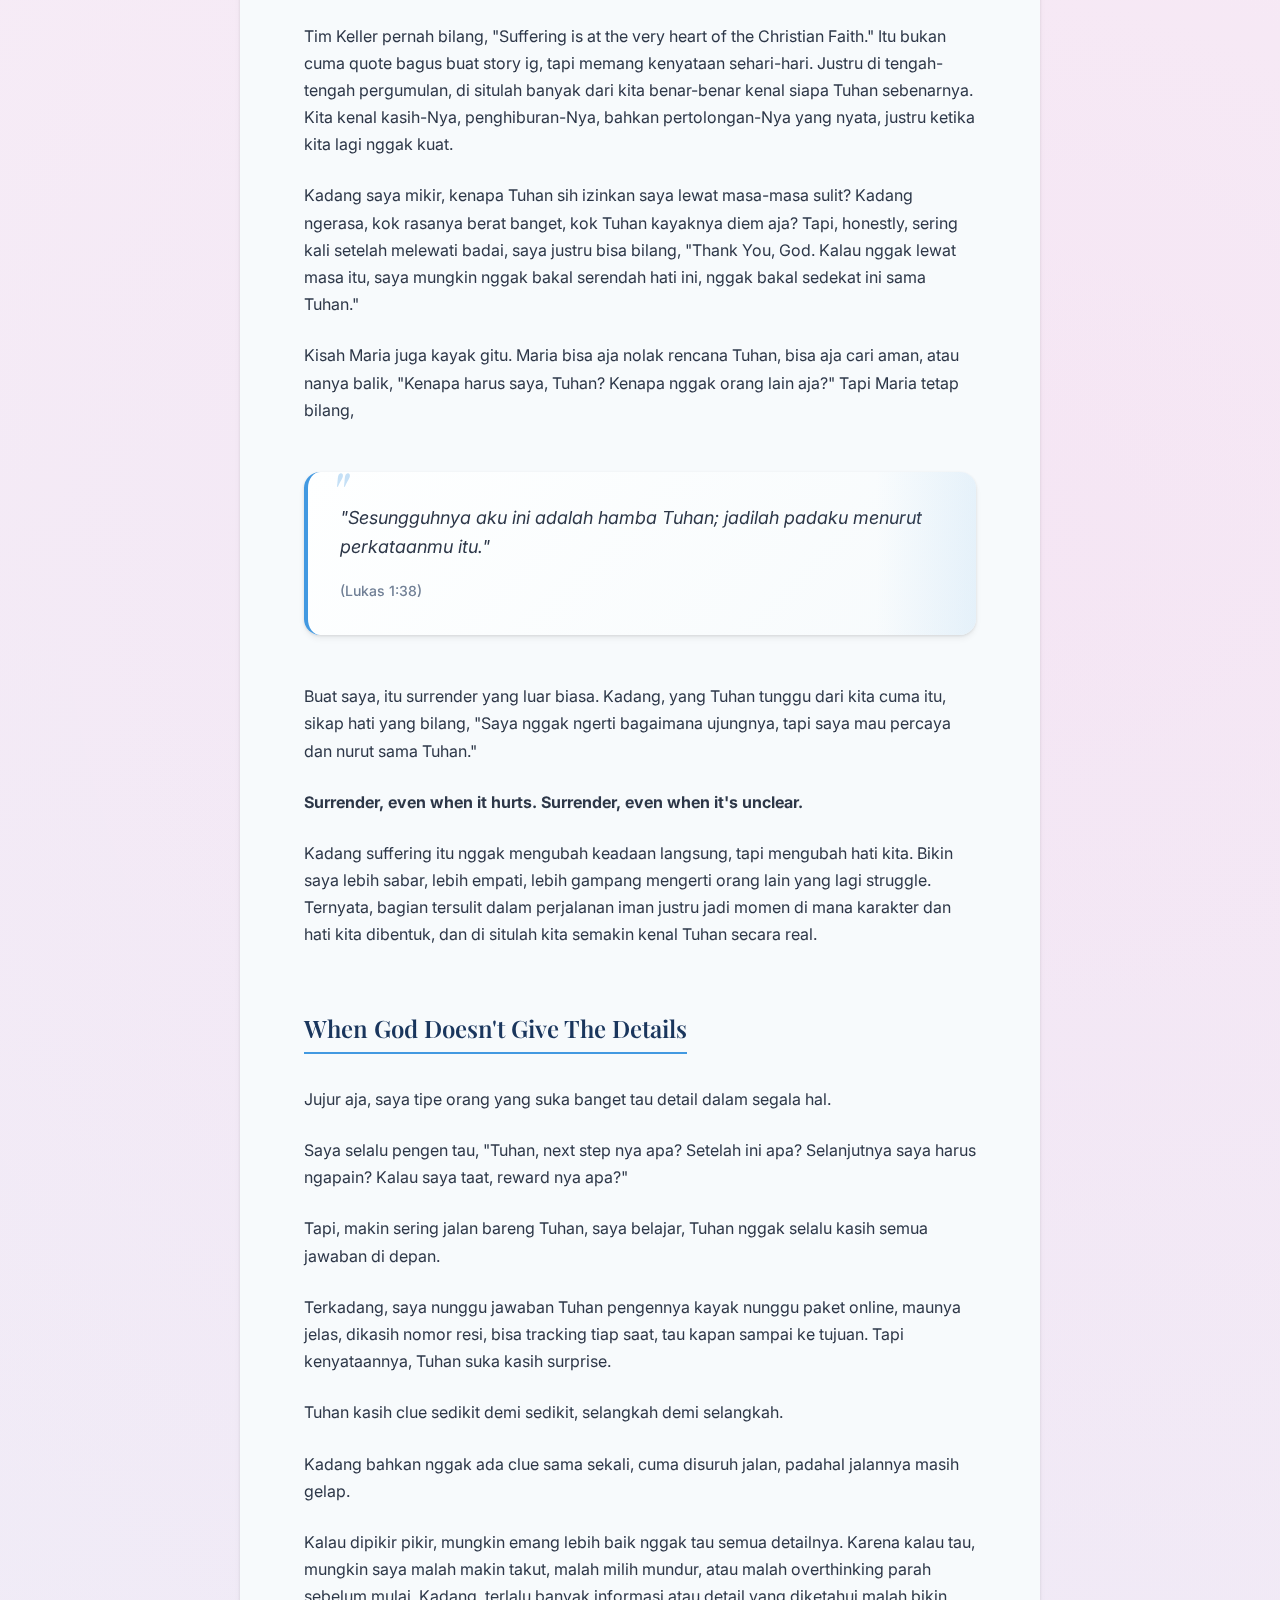
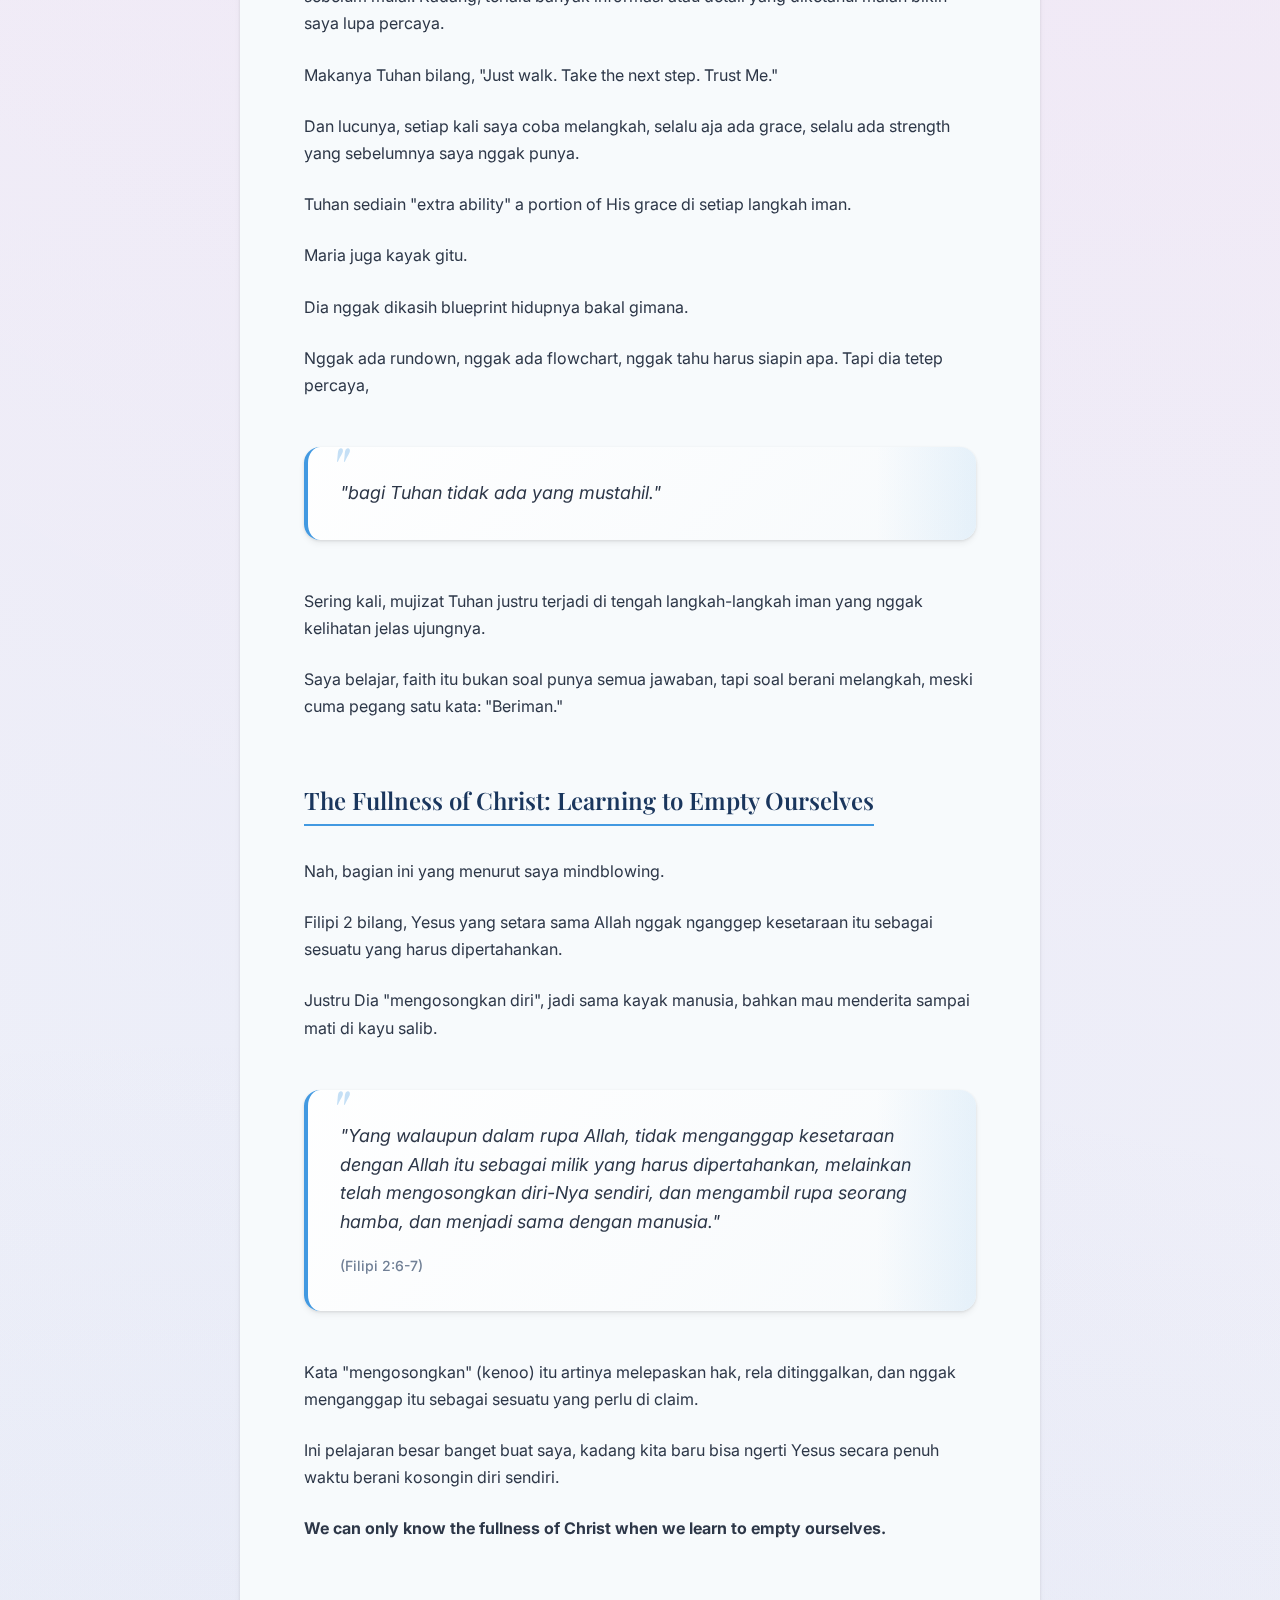
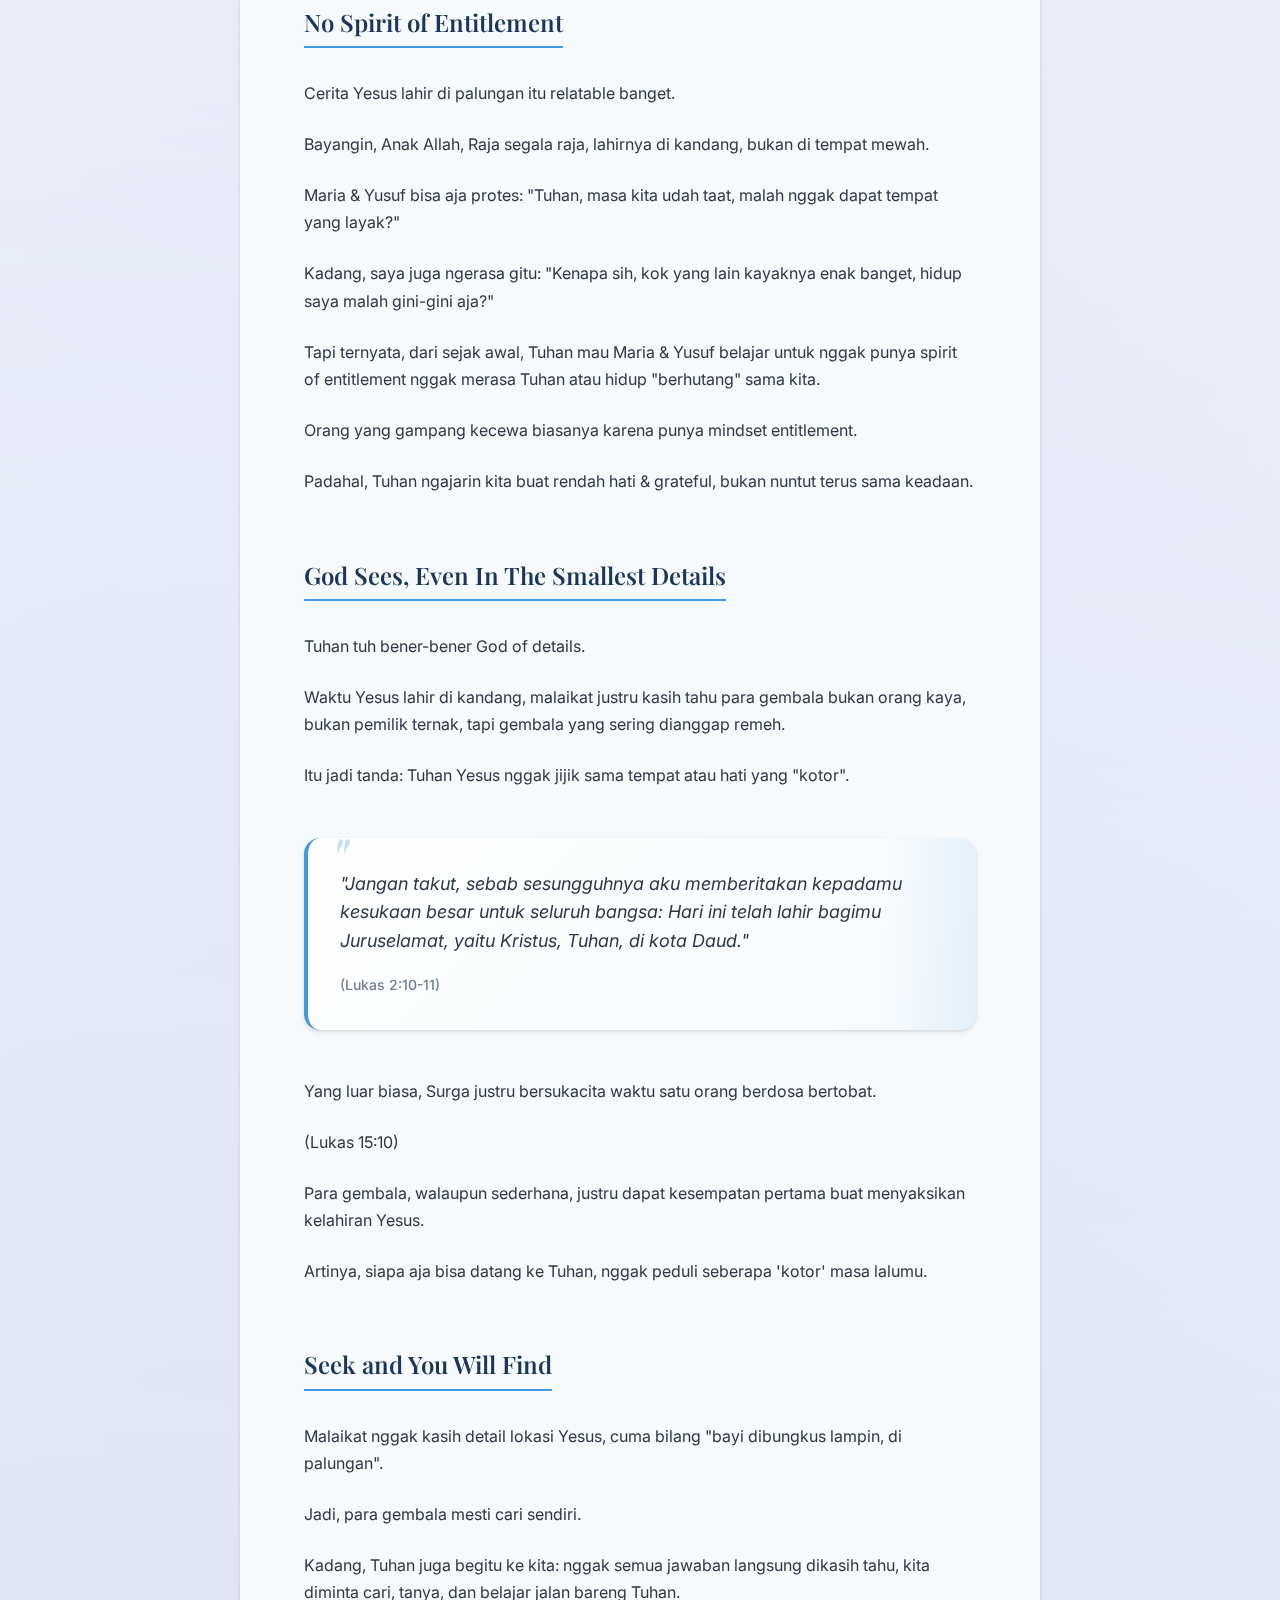
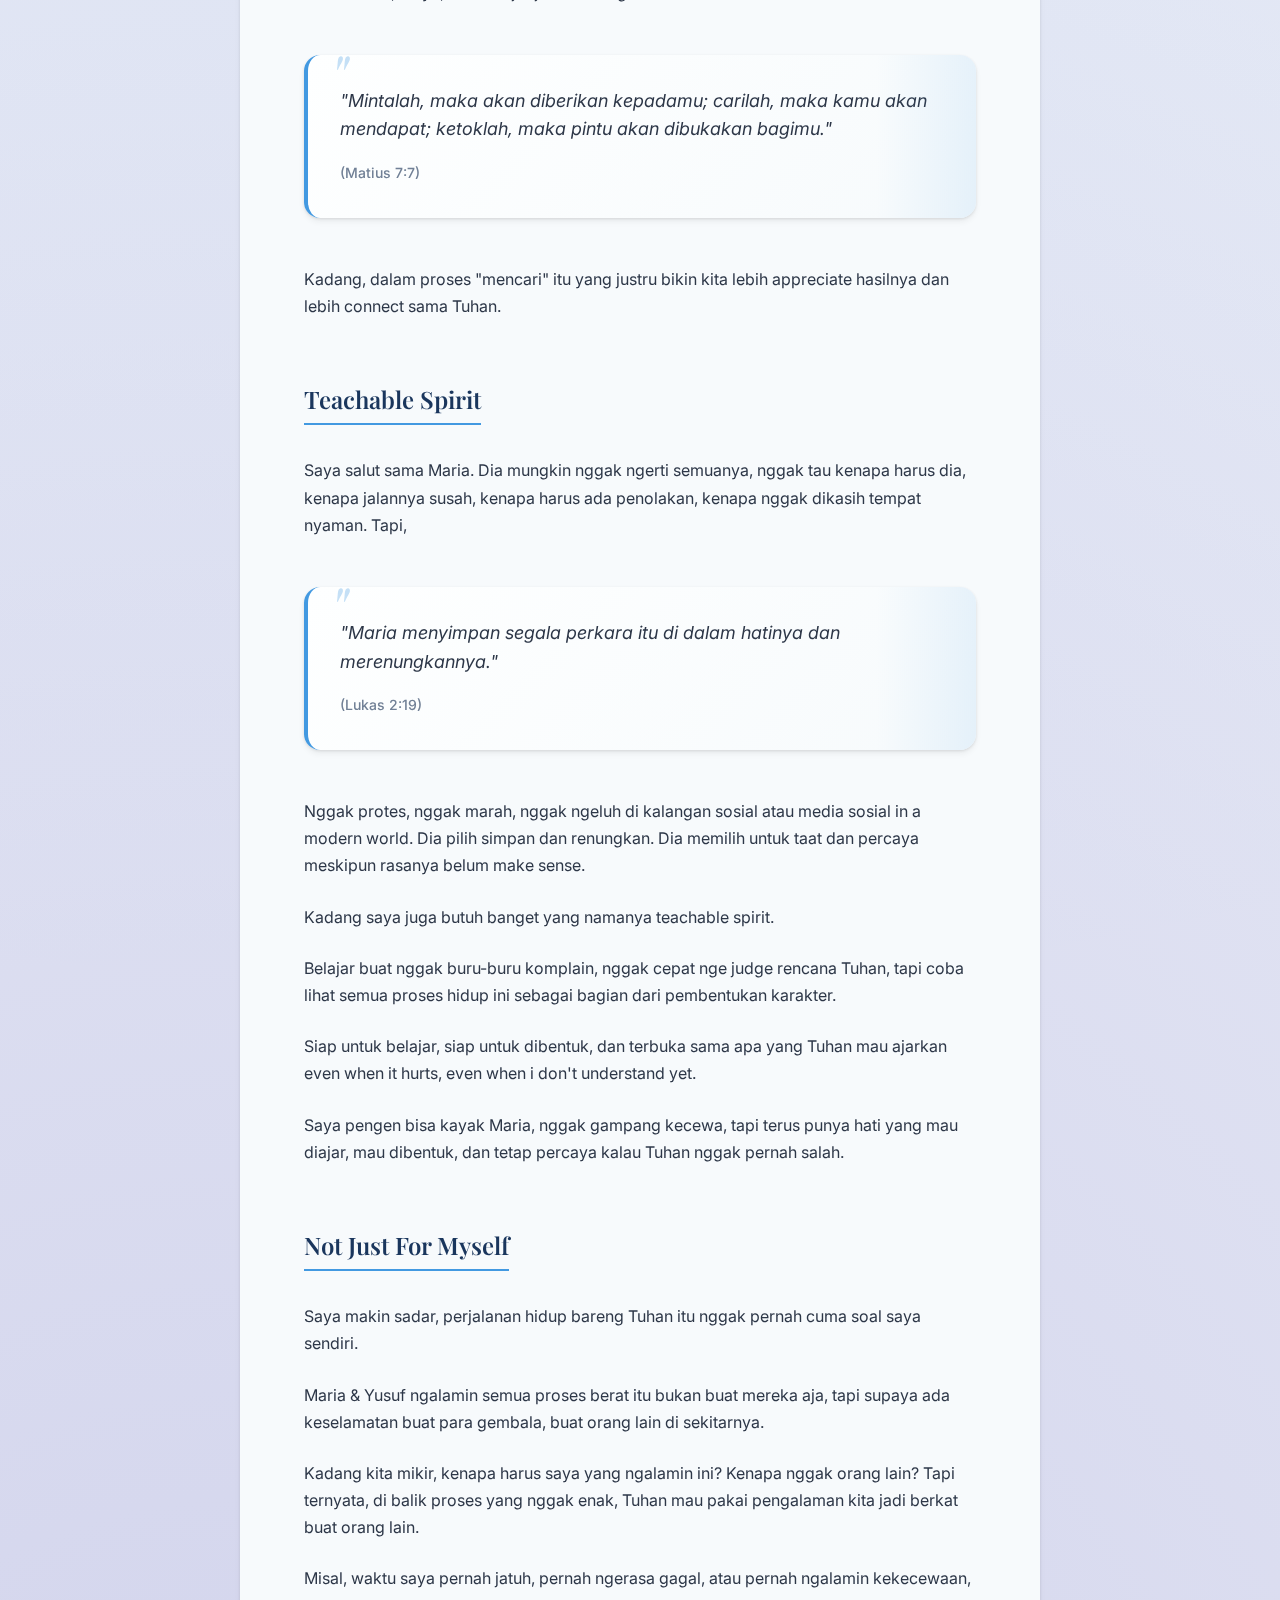
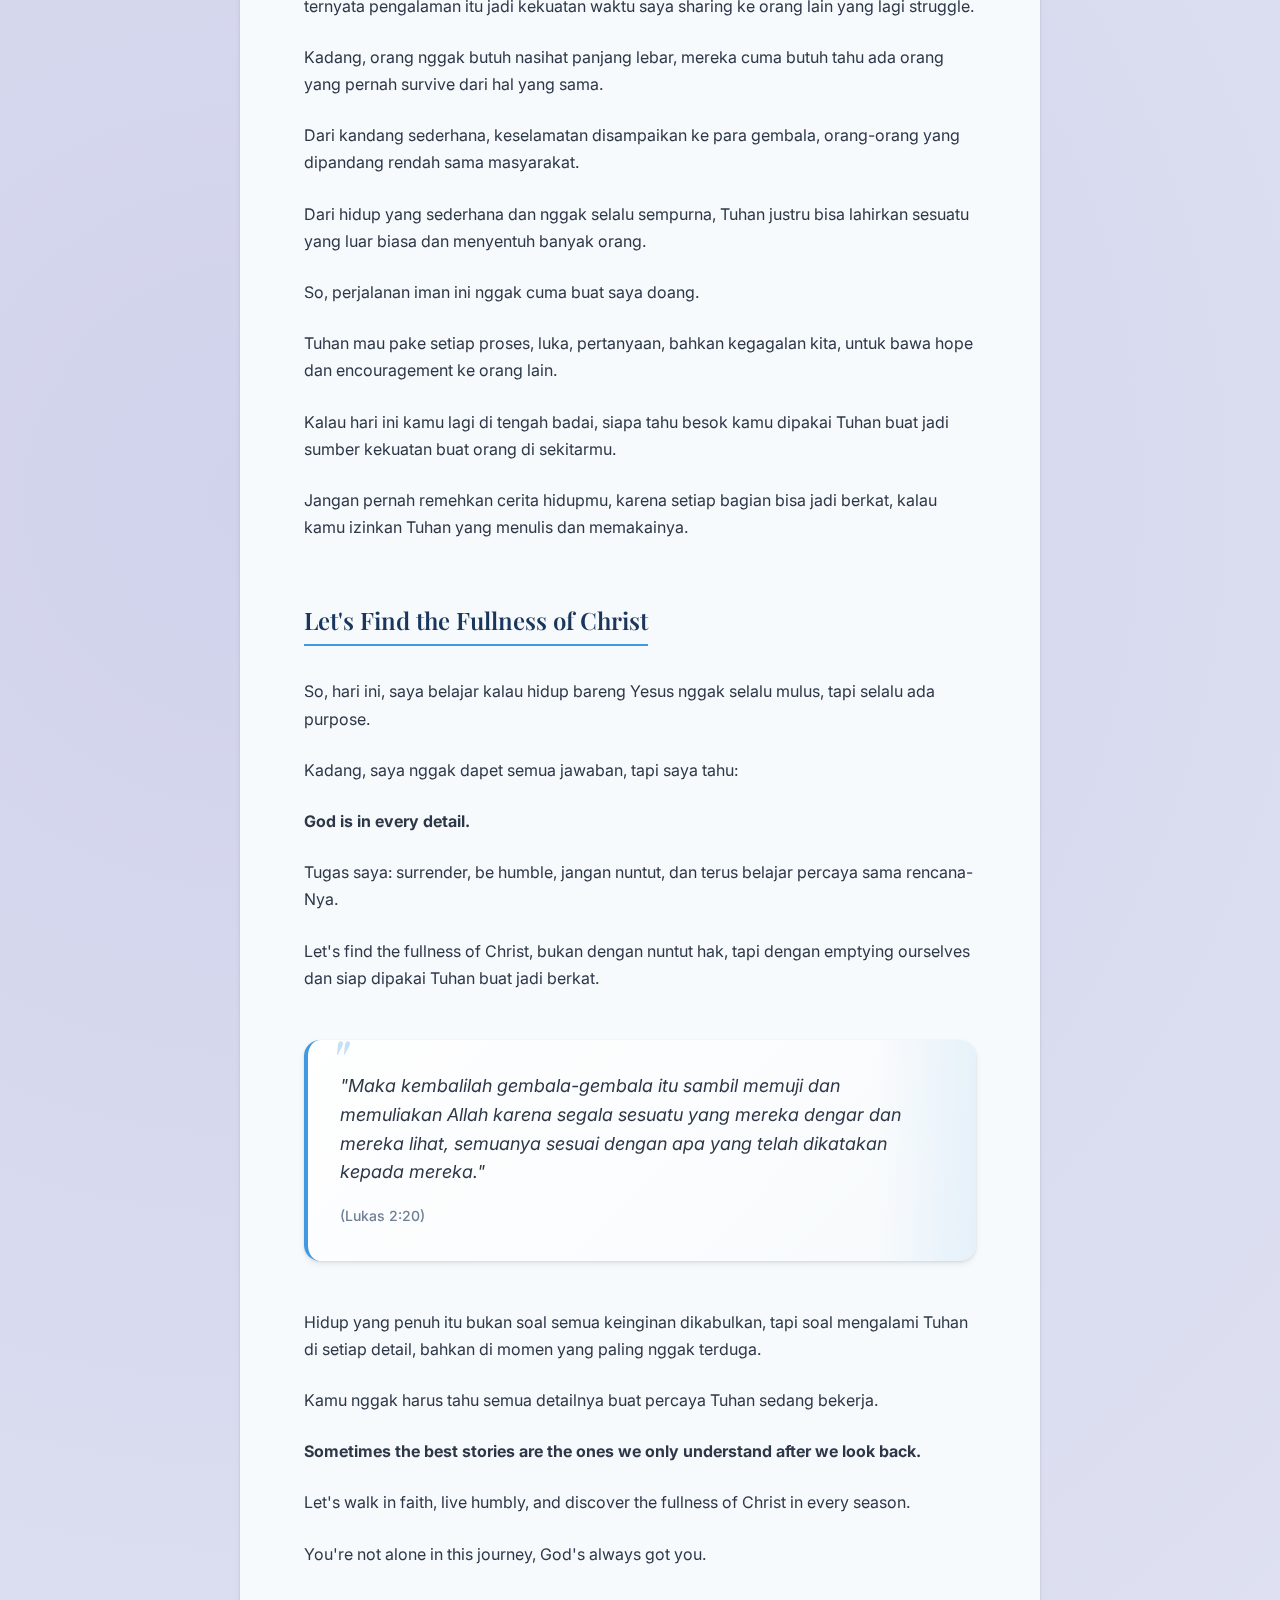
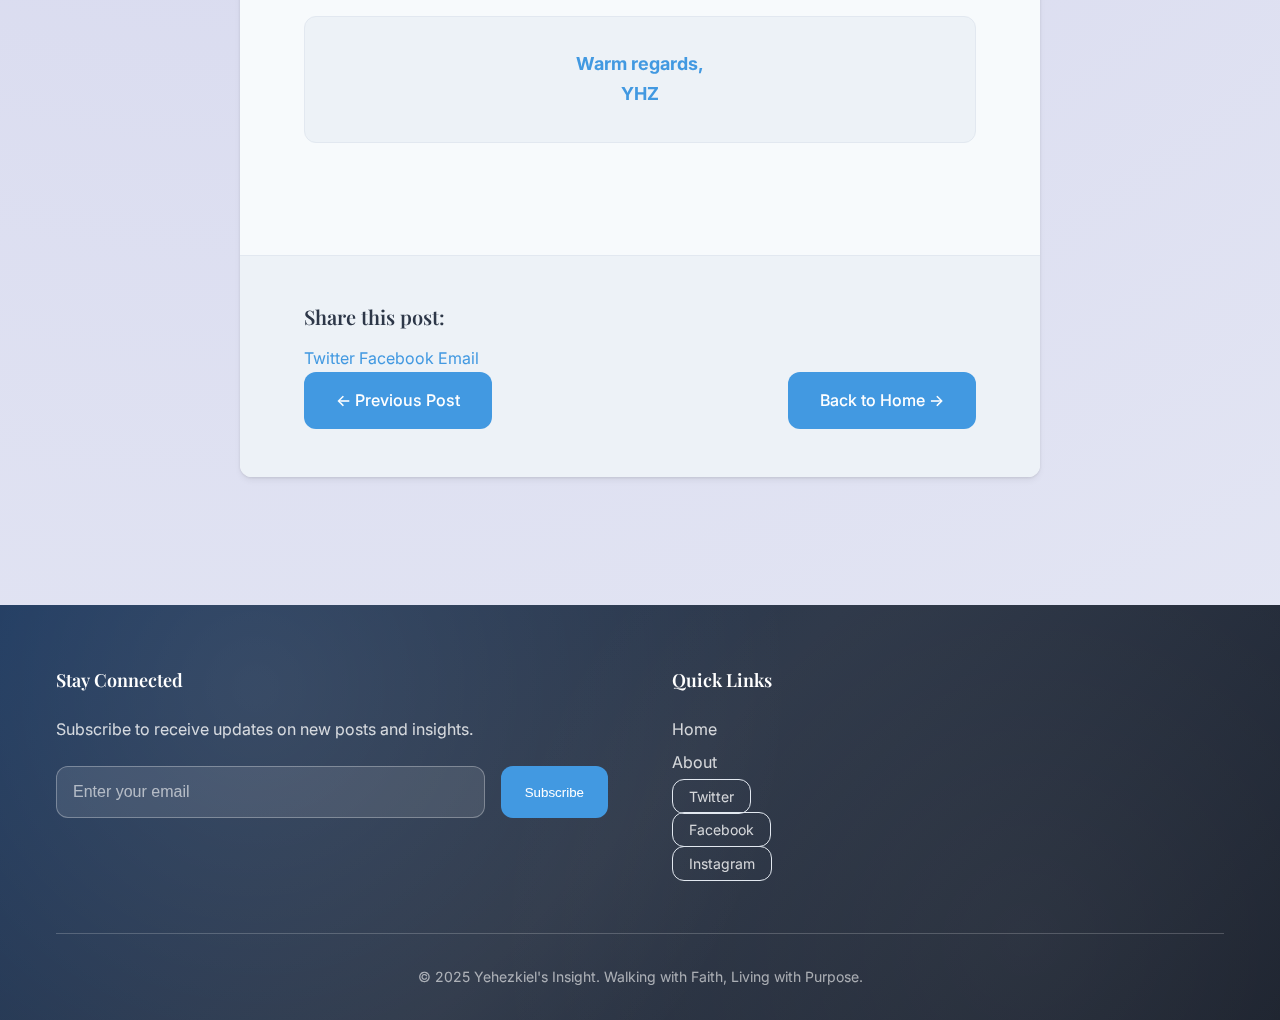
<file: posts/fullness-of-christ.html>
<!DOCTYPE html>
<html lang="en">
<head>
    <meta charset="UTF-8">
    <meta name="viewport" content="width=device-width, initial-scale=1.0">
    <title>Fullness of Christ: Ketika Hidup Nggak Selalu Sesuai Ekspektasi - Yehezkiel's Insight</title>
    <meta name="description" content="Walking with Jesus is not always easy, but always worth it. Learn about the fullness of Christ when life doesn't meet expectations.">
    <link rel="preconnect" href="https://fonts.googleapis.com">
    <link rel="preconnect" href="https://fonts.gstatic.com" crossorigin>
    <link href="https://fonts.googleapis.com/css2?family=Inter:wght@300;400;500;600;700&family=Playfair+Display:wght@400;500;600;700&display=swap" rel="stylesheet">
    <link rel="stylesheet" href="../assets/css/main.css">
</head>
<body>
    <!-- Header -->
    <header class="header" id="header">
        <div class="container">
            <div class="header-content">
                <div class="logo">
                    <h1><a href="../index.html">Yehezkiel's Insight</a></h1>
                    <p class="tagline">Walking with Faith, Living with Purpose</p>
                </div>
                <nav class="nav">
                    <ul class="nav-list">
                        <li><a href="../index.html" class="nav-link">Home</a></li>
                        <li><a href="../about.html" class="nav-link">About</a></li>
                        <li><button id="darkModeToggle" class="dark-mode-toggle">Dark Mode Off</button></li>
                    </ul>
                </nav>
            </div>
        </div>
    </header>

    <!-- Main Content -->
    <main class="main">
        <div class="container">
            <article class="post-content">
                <header class="post-header">
                    <div class="post-meta">
                        <time datetime="2025-07-31">31 Juli 2025</time>
                    </div>
                    <h1 class="post-title">Fullness of Christ: Ketika Hidup Nggak Selalu Sesuai Ekspektasi</h1>
                </header>

                <div class="post-body">
                    <section class="post-section">
                        <h2>Walking With Jesus: Not Always Easy, But Always Worth It</h2>
                        
                        <p>Kadang, kita punya pikiran, "Kalau saya ikut Yesus, hidup bakal lebih gampang dong, ya?"</p>

                        <p>Well, kenyataannya sering kali nggak kayak gitu.</p>

                        <p>Mengikut Yesus bukan berarti bebas dari masalah atau otomatis semua jadi lancar.</p>

                        <p>Maria & Yusuf jadi contohnya.</p>

                        <p>Baru kenal sama rencana Tuhan, langsung dapet tantangan dan masalah.</p>

                        <p>Maria dapat kabar dari malaikat soal kehamilan Yesus, Yusuf pun harus percaya lewat mimpi.</p>

                        <p>Tuhan yang punya rencana, Tuhan juga yang "repot" atur semuanya.</p>

                        <p>Dikirimin malaikat, diatur kehamilan melalui Elisabet, sampai urusan mimpi ke Yusuf pun Tuhan yang turun tangan.</p>

                        <p>Kadang, saya juga mikir, kenapa sih Tuhan nggak kasih semua detail rencana-Nya?</p>

                        <p>Jawabannya sederhana:</p>

                        <p><strong>God is not giving you all the details because details make faith unnecessary.</strong></p>

                        <p>Kalau semua sudah dikasih tahu step by step, kita nggak akan pernah butuh iman.</p>

                        <blockquote class="quote">
                            <p>"Tetapi tanpa iman tidak mungkin orang berkenan kepada Allah."</p>
                            <cite>(Ibrani 11:6)</cite>
                        </blockquote>
                    </section>

                    <section class="post-section">
                        <h2>Suffering Is At The Heart of Christian Faith</h2>
                        
                        <p>Sering banget kita lebih suka denger kotbah soal berkat, blessing, breakthrough, miracle, pokoknya semua yang enak-enak. Siapa sih yang nggak pengen hidupnya lancar? Tapi realitanya, pain & suffering itu memang bagian dari journey iman Kristen.</p>

                        <p>Tim Keller pernah bilang, "Suffering is at the very heart of the Christian Faith." Itu bukan cuma quote bagus buat story ig, tapi memang kenyataan sehari-hari. Justru di tengah-tengah pergumulan, di situlah banyak dari kita benar-benar kenal siapa Tuhan sebenarnya. Kita kenal kasih-Nya, penghiburan-Nya, bahkan pertolongan-Nya yang nyata, justru ketika kita lagi nggak kuat.</p>

                        <p>Kadang saya mikir, kenapa Tuhan sih izinkan saya lewat masa-masa sulit? Kadang ngerasa, kok rasanya berat banget, kok Tuhan kayaknya diem aja? Tapi, honestly, sering kali setelah melewati badai, saya justru bisa bilang, "Thank You, God. Kalau nggak lewat masa itu, saya mungkin nggak bakal serendah hati ini, nggak bakal sedekat ini sama Tuhan."</p>

                        <p>Kisah Maria juga kayak gitu. Maria bisa aja nolak rencana Tuhan, bisa aja cari aman, atau nanya balik, "Kenapa harus saya, Tuhan? Kenapa nggak orang lain aja?" Tapi Maria tetap bilang,</p>

                        <blockquote class="quote">
                            <p>"Sesungguhnya aku ini adalah hamba Tuhan; jadilah padaku menurut perkataanmu itu."</p>
                            <cite>(Lukas 1:38)</cite>
                        </blockquote>

                        <p>Buat saya, itu surrender yang luar biasa. Kadang, yang Tuhan tunggu dari kita cuma itu, sikap hati yang bilang, "Saya nggak ngerti bagaimana ujungnya, tapi saya mau percaya dan nurut sama Tuhan."</p>

                        <p><strong>Surrender, even when it hurts. Surrender, even when it's unclear.</strong></p>

                        <p>Kadang suffering itu nggak mengubah keadaan langsung, tapi mengubah hati kita. Bikin saya lebih sabar, lebih empati, lebih gampang mengerti orang lain yang lagi struggle. Ternyata, bagian tersulit dalam perjalanan iman justru jadi momen di mana karakter dan hati kita dibentuk, dan di situlah kita semakin kenal Tuhan secara real.</p>
                    </section>

                    <section class="post-section">
                        <h2>When God Doesn't Give The Details</h2>
                        
                        <p>Jujur aja, saya tipe orang yang suka banget tau detail dalam segala hal.</p>

                        <p>Saya selalu pengen tau, "Tuhan, next step nya apa? Setelah ini apa? Selanjutnya saya harus ngapain? Kalau saya taat, reward nya apa?"</p>

                        <p>Tapi, makin sering jalan bareng Tuhan, saya belajar, Tuhan nggak selalu kasih semua jawaban di depan.</p>

                        <p>Terkadang, saya nunggu jawaban Tuhan pengennya kayak nunggu paket online, maunya jelas, dikasih nomor resi, bisa tracking tiap saat, tau kapan sampai ke tujuan. Tapi kenyataannya, Tuhan suka kasih surprise.</p>

                        <p>Tuhan kasih clue sedikit demi sedikit, selangkah demi selangkah.</p>

                        <p>Kadang bahkan nggak ada clue sama sekali, cuma disuruh jalan, padahal jalannya masih gelap.</p>

                        <p>Kalau dipikir pikir, mungkin emang lebih baik nggak tau semua detailnya. Karena kalau tau, mungkin saya malah makin takut, malah milih mundur, atau malah overthinking parah sebelum mulai. Kadang, terlalu banyak informasi atau detail yang diketahui malah bikin saya lupa percaya.</p>

                        <p>Makanya Tuhan bilang, "Just walk. Take the next step. Trust Me."</p>

                        <p>Dan lucunya, setiap kali saya coba melangkah, selalu aja ada grace, selalu ada strength yang sebelumnya saya nggak punya.</p>

                        <p>Tuhan sediain "extra ability" a portion of His grace di setiap langkah iman.</p>

                        <p>Maria juga kayak gitu.</p>

                        <p>Dia nggak dikasih blueprint hidupnya bakal gimana.</p>

                        <p>Nggak ada rundown, nggak ada flowchart, nggak tahu harus siapin apa. Tapi dia tetep percaya,</p>

                        <blockquote class="quote">
                            <p>"bagi Tuhan tidak ada yang mustahil."</p>
                        </blockquote>

                        <p>Sering kali, mujizat Tuhan justru terjadi di tengah langkah-langkah iman yang nggak kelihatan jelas ujungnya.</p>

                        <p>Saya belajar, faith itu bukan soal punya semua jawaban, tapi soal berani melangkah, meski cuma pegang satu kata: "Beriman."</p>
                    </section>

                    <section class="post-section">
                        <h2>The Fullness of Christ: Learning to Empty Ourselves</h2>
                        
                        <p>Nah, bagian ini yang menurut saya mindblowing.</p>

                        <p>Filipi 2 bilang, Yesus yang setara sama Allah nggak nganggep kesetaraan itu sebagai sesuatu yang harus dipertahankan.</p>

                        <p>Justru Dia "mengosongkan diri", jadi sama kayak manusia, bahkan mau menderita sampai mati di kayu salib.</p>

                        <blockquote class="quote">
                            <p>"Yang walaupun dalam rupa Allah, tidak menganggap kesetaraan dengan Allah itu sebagai milik yang harus dipertahankan, melainkan telah mengosongkan diri-Nya sendiri, dan mengambil rupa seorang hamba, dan menjadi sama dengan manusia."</p>
                            <cite>(Filipi 2:6-7)</cite>
                        </blockquote>

                        <p>Kata "mengosongkan" (kenoo) itu artinya melepaskan hak, rela ditinggalkan, dan nggak menganggap itu sebagai sesuatu yang perlu di claim.</p>

                        <p>Ini pelajaran besar banget buat saya, kadang kita baru bisa ngerti Yesus secara penuh waktu berani kosongin diri sendiri.</p>

                        <p><strong>We can only know the fullness of Christ when we learn to empty ourselves.</strong></p>
                    </section>

                    <section class="post-section">
                        <h2>No Spirit of Entitlement</h2>
                        
                        <p>Cerita Yesus lahir di palungan itu relatable banget.</p>

                        <p>Bayangin, Anak Allah, Raja segala raja, lahirnya di kandang, bukan di tempat mewah.</p>

                        <p>Maria & Yusuf bisa aja protes: "Tuhan, masa kita udah taat, malah nggak dapat tempat yang layak?"</p>

                        <p>Kadang, saya juga ngerasa gitu: "Kenapa sih, kok yang lain kayaknya enak banget, hidup saya malah gini-gini aja?"</p>

                        <p>Tapi ternyata, dari sejak awal, Tuhan mau Maria & Yusuf belajar untuk nggak punya spirit of entitlement nggak merasa Tuhan atau hidup "berhutang" sama kita.</p>

                        <p>Orang yang gampang kecewa biasanya karena punya mindset entitlement.</p>

                        <p>Padahal, Tuhan ngajarin kita buat rendah hati & grateful, bukan nuntut terus sama keadaan.</p>
                    </section>

                    <section class="post-section">
                        <h2>God Sees, Even In The Smallest Details</h2>
                        
                        <p>Tuhan tuh bener-bener God of details.</p>

                        <p>Waktu Yesus lahir di kandang, malaikat justru kasih tahu para gembala bukan orang kaya, bukan pemilik ternak, tapi gembala yang sering dianggap remeh.</p>

                        <p>Itu jadi tanda: Tuhan Yesus nggak jijik sama tempat atau hati yang "kotor".</p>

                        <blockquote class="quote">
                            <p>"Jangan takut, sebab sesungguhnya aku memberitakan kepadamu kesukaan besar untuk seluruh bangsa: Hari ini telah lahir bagimu Juruselamat, yaitu Kristus, Tuhan, di kota Daud."</p>
                            <cite>(Lukas 2:10-11)</cite>
                        </blockquote>

                        <p>Yang luar biasa, Surga justru bersukacita waktu satu orang berdosa bertobat.</p>

                        <p>(Lukas 15:10)</p>

                        <p>Para gembala, walaupun sederhana, justru dapat kesempatan pertama buat menyaksikan kelahiran Yesus.</p>

                        <p>Artinya, siapa aja bisa datang ke Tuhan, nggak peduli seberapa 'kotor' masa lalumu.</p>
                    </section>

                    <section class="post-section">
                        <h2>Seek and You Will Find</h2>
                        
                        <p>Malaikat nggak kasih detail lokasi Yesus, cuma bilang "bayi dibungkus lampin, di palungan".</p>

                        <p>Jadi, para gembala mesti cari sendiri.</p>

                        <p>Kadang, Tuhan juga begitu ke kita: nggak semua jawaban langsung dikasih tahu, kita diminta cari, tanya, dan belajar jalan bareng Tuhan.</p>

                        <blockquote class="quote">
                            <p>"Mintalah, maka akan diberikan kepadamu; carilah, maka kamu akan mendapat; ketoklah, maka pintu akan dibukakan bagimu."</p>
                            <cite>(Matius 7:7)</cite>
                        </blockquote>

                        <p>Kadang, dalam proses "mencari" itu yang justru bikin kita lebih appreciate hasilnya dan lebih connect sama Tuhan.</p>
                    </section>

                    <section class="post-section">
                        <h2>Teachable Spirit</h2>
                        
                        <p>Saya salut sama Maria. Dia mungkin nggak ngerti semuanya, nggak tau kenapa harus dia, kenapa jalannya susah, kenapa harus ada penolakan, kenapa nggak dikasih tempat nyaman. Tapi,</p>

                        <blockquote class="quote">
                            <p>"Maria menyimpan segala perkara itu di dalam hatinya dan merenungkannya."</p>
                            <cite>(Lukas 2:19)</cite>
                        </blockquote>

                        <p>Nggak protes, nggak marah, nggak ngeluh di kalangan sosial atau media sosial in a modern world. Dia pilih simpan dan renungkan. Dia memilih untuk taat dan percaya meskipun rasanya belum make sense.</p>

                        <p>Kadang saya juga butuh banget yang namanya teachable spirit.</p>

                        <p>Belajar buat nggak buru-buru komplain, nggak cepat nge judge rencana Tuhan, tapi coba lihat semua proses hidup ini sebagai bagian dari pembentukan karakter.</p>

                        <p>Siap untuk belajar, siap untuk dibentuk, dan terbuka sama apa yang Tuhan mau ajarkan even when it hurts, even when i don't understand yet.</p>

                        <p>Saya pengen bisa kayak Maria, nggak gampang kecewa, tapi terus punya hati yang mau diajar, mau dibentuk, dan tetap percaya kalau Tuhan nggak pernah salah.</p>
                    </section>

                    <section class="post-section">
                        <h2>Not Just For Myself</h2>
                        
                        <p>Saya makin sadar, perjalanan hidup bareng Tuhan itu nggak pernah cuma soal saya sendiri.</p>

                        <p>Maria & Yusuf ngalamin semua proses berat itu bukan buat mereka aja, tapi supaya ada keselamatan buat para gembala, buat orang lain di sekitarnya.</p>

                        <p>Kadang kita mikir, kenapa harus saya yang ngalamin ini? Kenapa nggak orang lain? Tapi ternyata, di balik proses yang nggak enak, Tuhan mau pakai pengalaman kita jadi berkat buat orang lain.</p>

                        <p>Misal, waktu saya pernah jatuh, pernah ngerasa gagal, atau pernah ngalamin kekecewaan, ternyata pengalaman itu jadi kekuatan waktu saya sharing ke orang lain yang lagi struggle.</p>

                        <p>Kadang, orang nggak butuh nasihat panjang lebar, mereka cuma butuh tahu ada orang yang pernah survive dari hal yang sama.</p>

                        <p>Dari kandang sederhana, keselamatan disampaikan ke para gembala, orang-orang yang dipandang rendah sama masyarakat.</p>

                        <p>Dari hidup yang sederhana dan nggak selalu sempurna, Tuhan justru bisa lahirkan sesuatu yang luar biasa dan menyentuh banyak orang.</p>

                        <p>So, perjalanan iman ini nggak cuma buat saya doang.</p>

                        <p>Tuhan mau pake setiap proses, luka, pertanyaan, bahkan kegagalan kita, untuk bawa hope dan encouragement ke orang lain.</p>

                        <p>Kalau hari ini kamu lagi di tengah badai, siapa tahu besok kamu dipakai Tuhan buat jadi sumber kekuatan buat orang di sekitarmu.</p>

                        <p>Jangan pernah remehkan cerita hidupmu, karena setiap bagian bisa jadi berkat, kalau kamu izinkan Tuhan yang menulis dan memakainya.</p>
                    </section>

                    <section class="post-section">
                        <h2>Let's Find the Fullness of Christ</h2>
                        
                        <p>So, hari ini, saya belajar kalau hidup bareng Yesus nggak selalu mulus, tapi selalu ada purpose.</p>

                        <p>Kadang, saya nggak dapet semua jawaban, tapi saya tahu:</p>

                        <p><strong>God is in every detail.</strong></p>

                        <p>Tugas saya: surrender, be humble, jangan nuntut, dan terus belajar percaya sama rencana-Nya.</p>

                        <p>Let's find the fullness of Christ, bukan dengan nuntut hak, tapi dengan emptying ourselves dan siap dipakai Tuhan buat jadi berkat.</p>

                        <blockquote class="quote">
                            <p>"Maka kembalilah gembala-gembala itu sambil memuji dan memuliakan Allah karena segala sesuatu yang mereka dengar dan mereka lihat, semuanya sesuai dengan apa yang telah dikatakan kepada mereka."</p>
                            <cite>(Lukas 2:20)</cite>
                        </blockquote>

                        <p>Hidup yang penuh itu bukan soal semua keinginan dikabulkan, tapi soal mengalami Tuhan di setiap detail, bahkan di momen yang paling nggak terduga.</p>

                        <p>Kamu nggak harus tahu semua detailnya buat percaya Tuhan sedang bekerja.</p>

                        <p><strong>Sometimes the best stories are the ones we only understand after we look back.</strong></p>

                        <p>Let's walk in faith, live humbly, and discover the fullness of Christ in every season.</p>

                        <p>You're not alone in this journey, God's always got you.</p>

                        <div class="post-signature">
                            <p><strong>Warm regards,<br>YHZ</strong></p>
                        </div>
                    </section>
                </div>

                <footer class="post-footer">
                    <div class="share-links">
                        <h4>Share this post:</h4>
                        <a href="https://twitter.com/intent/tweet?text=Fullness of Christ: Ketika Hidup Nggak Selalu Sesuai Ekspektasi&url=" class="share-link">Twitter</a>
                        <a href="https://www.facebook.com/sharer/sharer.php?u=" class="share-link">Facebook</a>
                        <a href="mailto:?subject=Check this out&body=Here is an interesting post about the fullness of Christ:" class="share-link">Email</a>
                    </div>
                    <div class="post-navigation">
                        <a href="changing-the-atmosphere.html" class="nav-button">← Previous Post</a>
                        <a href="../index.html" class="nav-button">Back to Home →</a>
                    </div>
                </footer>
            </article>
        </div>
    </main>

    <!-- Footer -->
    <footer class="footer">
        <div class="container">
            <div class="footer-content">
                <div class="footer-section">
                    <h3 class="footer-title">Stay Connected</h3>
                    <p>Subscribe to receive updates on new posts and insights.</p>
                    <form class="subscription-form" id="subscriptionForm">
                        <div class="form-group">
                            <input type="email" id="emailInput" placeholder="Enter your email" class="email-input" required>
                            <button type="submit" class="subscribe-btn">Subscribe</button>
                        </div>
                    </form>
                </div>
                
                <div class="footer-section">
                    <h3 class="footer-title">Quick Links</h3>
                    <ul class="footer-links">
                        <li><a href="../index.html">Home</a></li>
                        <li><a href="../about.html">About</a></li>
                        <li><a href="#" class="social-link">Twitter</a></li>
                        <li><a href="#" class="social-link">Facebook</a></li>
                        <li><a href="https://www.instagram.com/yhzrio?igsh=dnE0amZlZWlhOXYy&utm_source=qr" class="social-link" target="_blank" rel="noopener noreferrer">Instagram</a></li>
                    </ul>
                </div>
            </div>
            
            <div class="footer-bottom">
                <p>&copy; 2025 Yehezkiel's Insight. Walking with Faith, Living with Purpose.</p>
            </div>
        </div>
    </footer>

    <script src="../assets/js/main.js"></script>
</body>
</html>
</file>
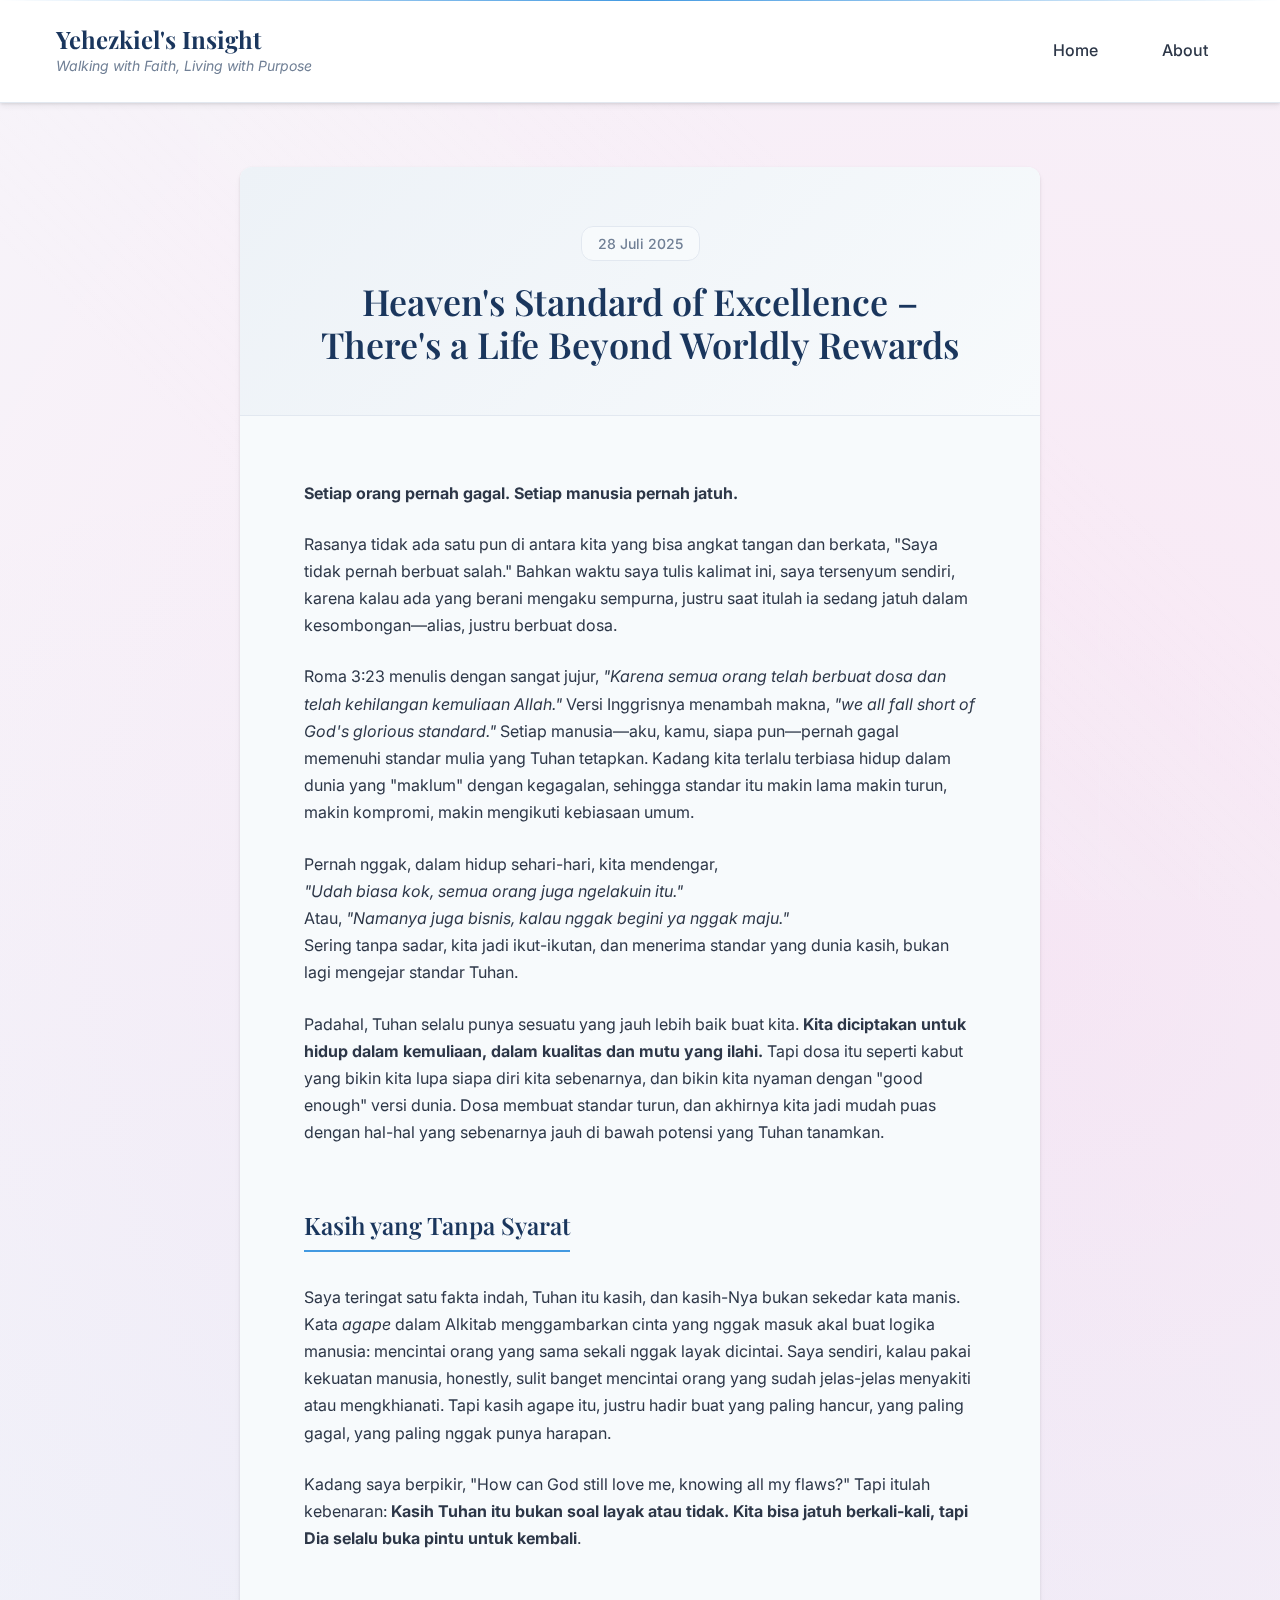
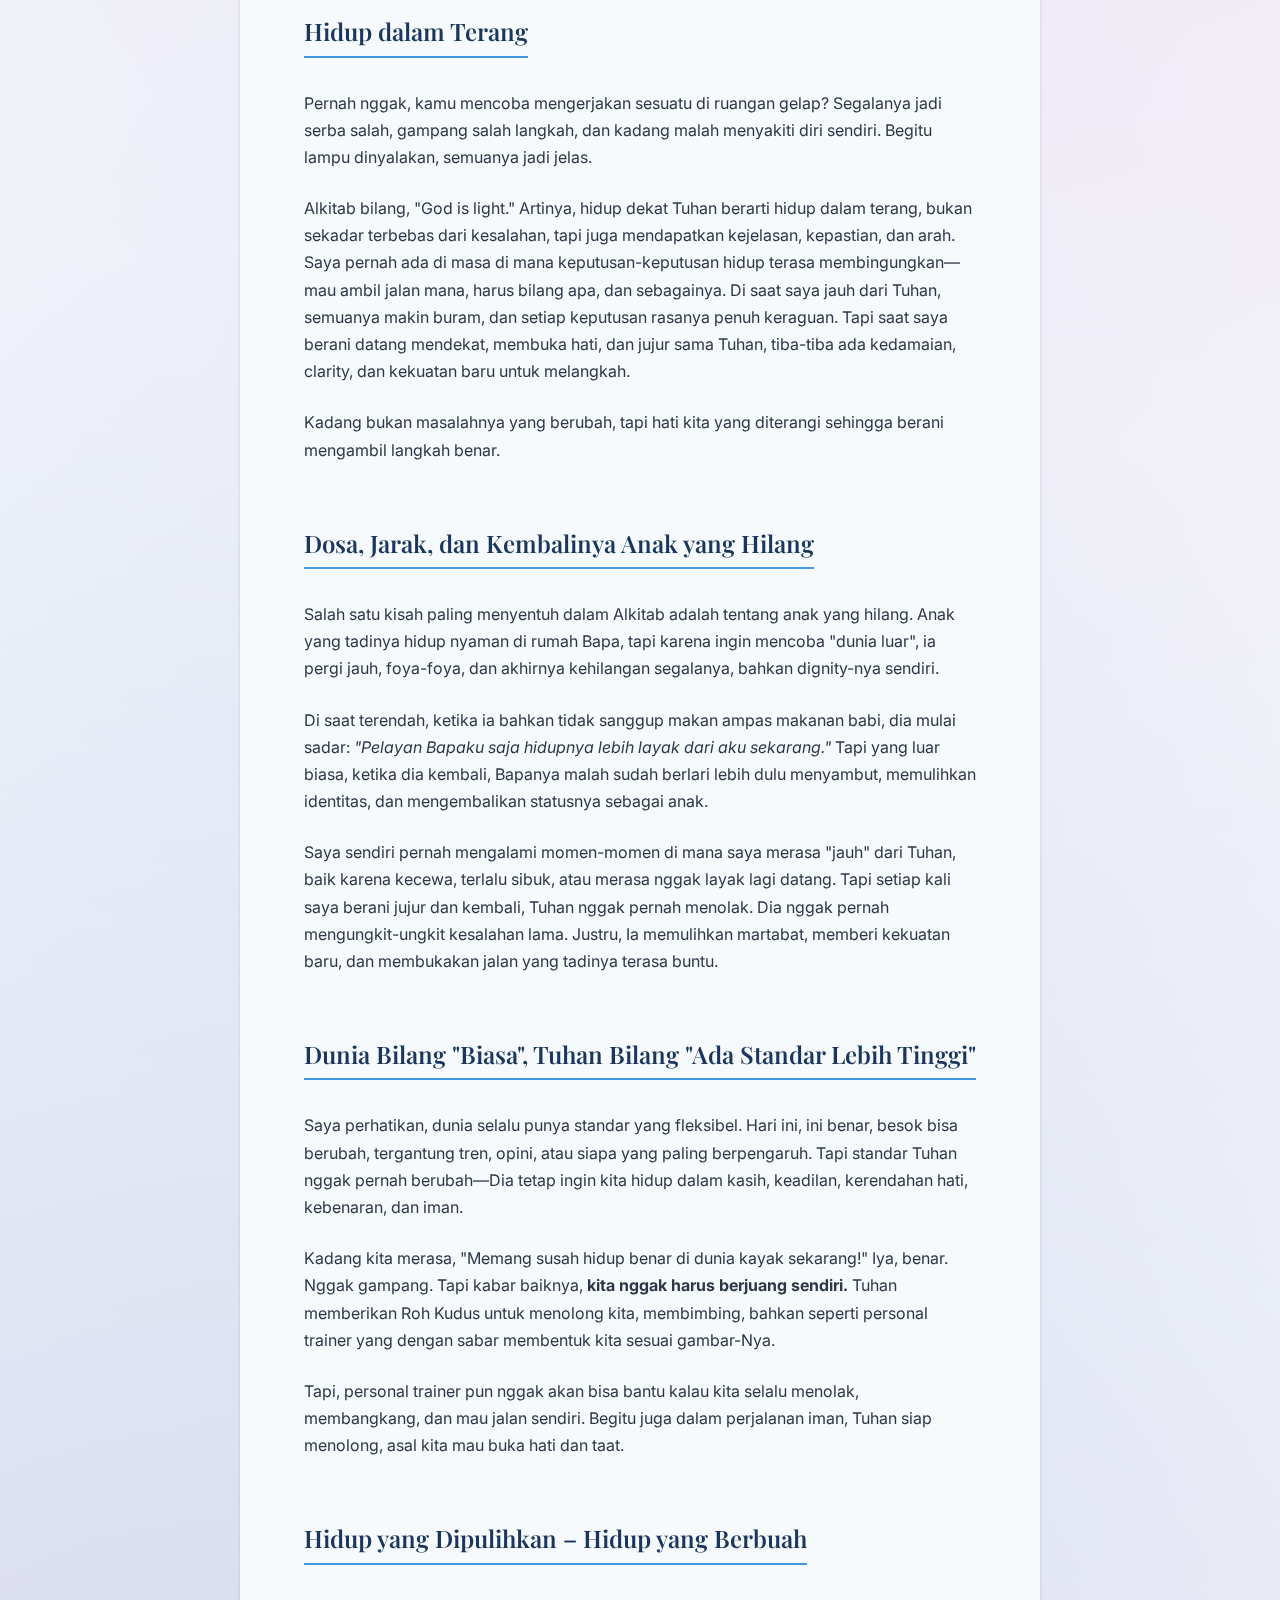
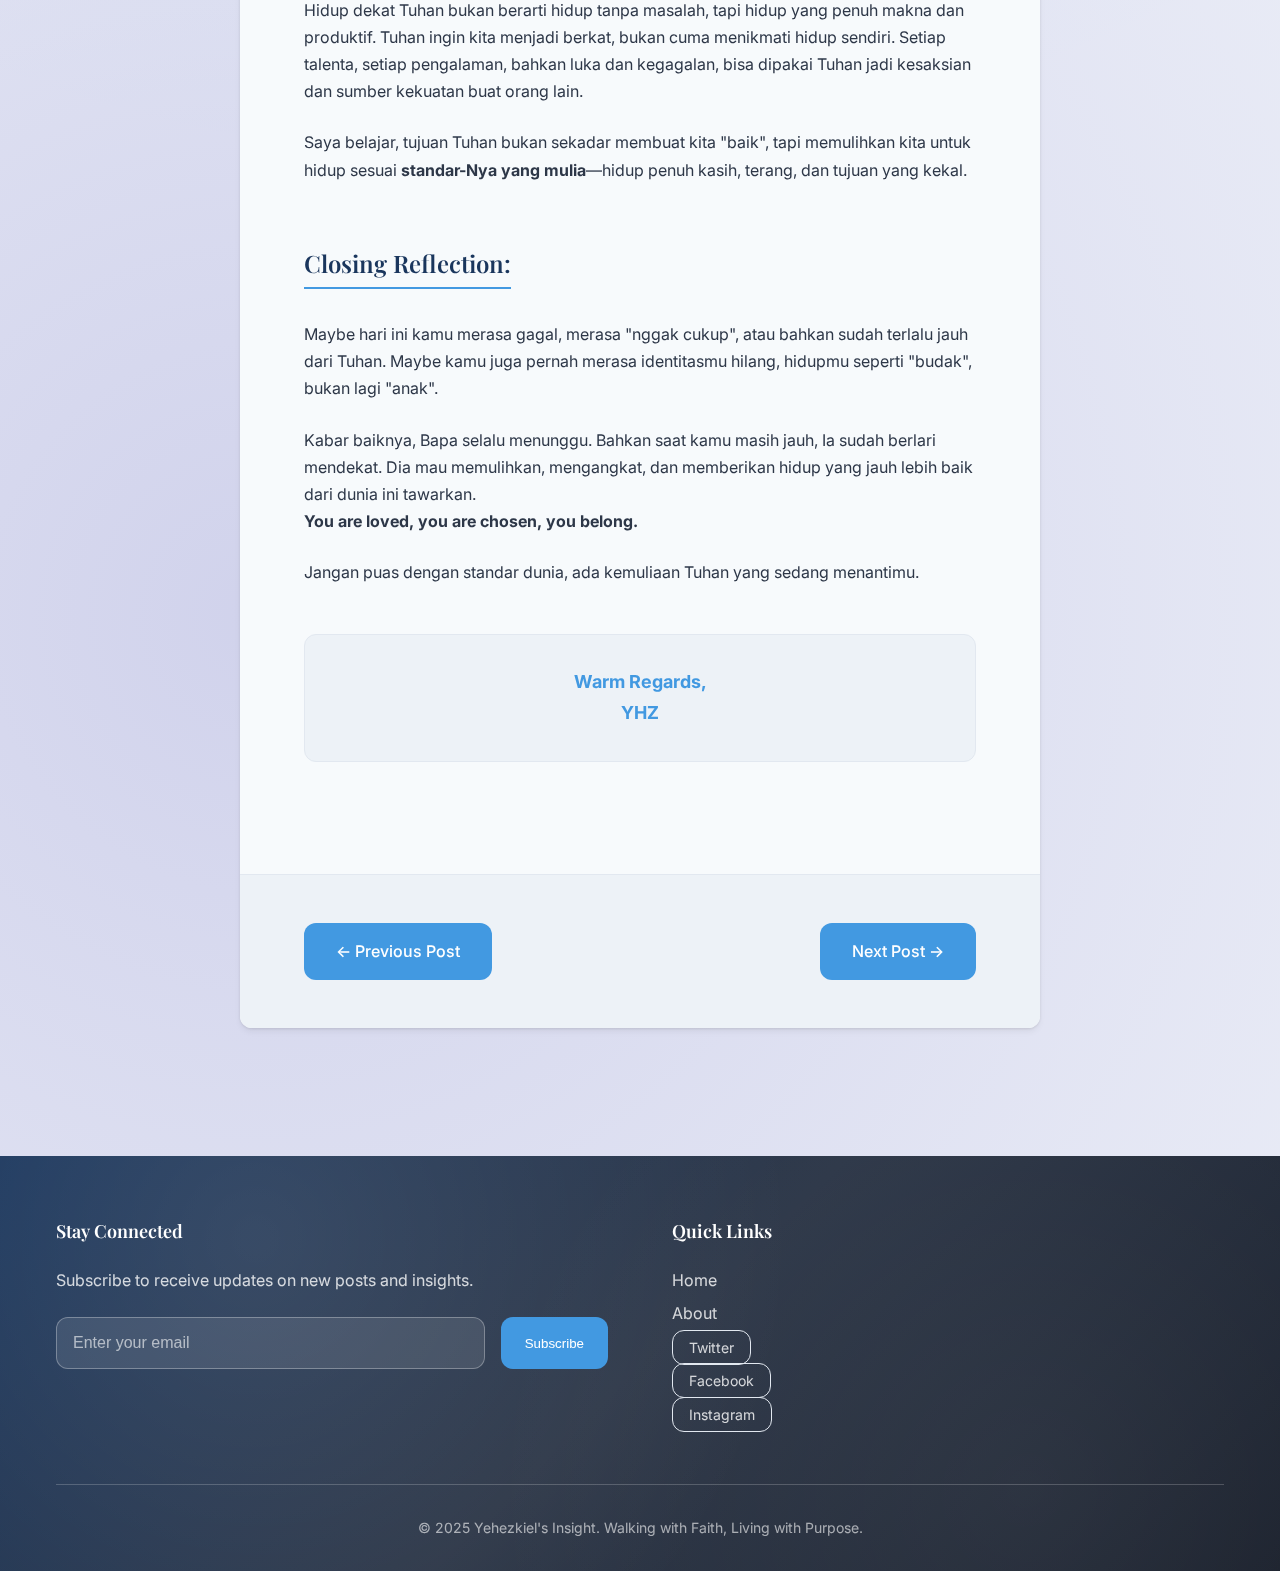
<file: posts/heavens-standard-excellence.html>
<!DOCTYPE html>
<html lang="en">
<head>
    <meta charset="UTF-8">
    <meta name="viewport" content="width=device-width, initial-scale=1.0">
    <title>Heaven's Standard of Excellence – There's a Life Beyond Worldly Rewards - Yehezkiel's Insight</title>
    <meta name="description" content="We all fall short of God's glorious standard, but His love and grace offer us a life beyond worldly rewards.">
    <link rel="preconnect" href="https://fonts.googleapis.com">
    <link rel="preconnect" href="https://fonts.gstatic.com" crossorigin>
    <link href="https://fonts.googleapis.com/css2?family=Inter:wght@300;400;500;600;700&family=Playfair+Display:wght@400;500;600;700&display=swap" rel="stylesheet">
    <link rel="stylesheet" href="../assets/css/main.css">
</head>
<body>
    <!-- Header -->
    <header class="header" id="header">
        <div class="container">
            <div class="header-content">
                <div class="logo">
                    <h1><a href="../index.html">Yehezkiel's Insight</a></h1>
                    <p class="tagline">Walking with Faith, Living with Purpose</p>
                </div>
                <nav class="nav">
                    <ul class="nav-list">
                        <li><a href="../index.html" class="nav-link">Home</a></li>
                        <li><a href="../about.html" class="nav-link">About</a></li>
                    </ul>
                </nav>
            </div>
        </div>
    </header>

    <!-- Main Content -->
    <main class="main">
        <div class="container">
            <article class="post-content">
                <header class="post-header">
                    <div class="post-meta">
                        <time datetime="2025-07-28">28 Juli 2025</time>
                    </div>
                    <h1 class="post-title">Heaven's Standard of Excellence – There's a Life Beyond Worldly Rewards</h1>
                </header>

                <div class="post-body">
                    <section class="post-section">
                        <p><strong>Setiap orang pernah gagal. Setiap manusia pernah jatuh.</strong></p>

                        <p>Rasanya tidak ada satu pun di antara kita yang bisa angkat tangan dan berkata, "Saya tidak pernah berbuat salah." Bahkan waktu saya tulis kalimat ini, saya tersenyum sendiri, karena kalau ada yang berani mengaku sempurna, justru saat itulah ia sedang jatuh dalam kesombongan—alias, justru berbuat dosa.</p>

                        <p>Roma 3:23 menulis dengan sangat jujur, <em>"Karena semua orang telah berbuat dosa dan telah kehilangan kemuliaan Allah."</em> Versi Inggrisnya menambah makna, <em>"we all fall short of God's glorious standard."</em> Setiap manusia—aku, kamu, siapa pun—pernah gagal memenuhi standar mulia yang Tuhan tetapkan. Kadang kita terlalu terbiasa hidup dalam dunia yang "maklum" dengan kegagalan, sehingga standar itu makin lama makin turun, makin kompromi, makin mengikuti kebiasaan umum.</p>

                        <p>Pernah nggak, dalam hidup sehari-hari, kita mendengar,<br>
                        <em>"Udah biasa kok, semua orang juga ngelakuin itu."</em><br>
                        Atau, <em>"Namanya juga bisnis, kalau nggak begini ya nggak maju."</em><br>
                        Sering tanpa sadar, kita jadi ikut-ikutan, dan menerima standar yang dunia kasih, bukan lagi mengejar standar Tuhan.</p>

                        <p>Padahal, Tuhan selalu punya sesuatu yang jauh lebih baik buat kita. <strong>Kita diciptakan untuk hidup dalam kemuliaan, dalam kualitas dan mutu yang ilahi.</strong> Tapi dosa itu seperti kabut yang bikin kita lupa siapa diri kita sebenarnya, dan bikin kita nyaman dengan "good enough" versi dunia. Dosa membuat standar turun, dan akhirnya kita jadi mudah puas dengan hal-hal yang sebenarnya jauh di bawah potensi yang Tuhan tanamkan.</p>
                    </section>

                    <section class="post-section">
                        <h2>Kasih yang Tanpa Syarat</h2>
                        
                        <p>Saya teringat satu fakta indah, Tuhan itu kasih, dan kasih-Nya bukan sekedar kata manis. Kata <em>agape</em> dalam Alkitab menggambarkan cinta yang nggak masuk akal buat logika manusia: mencintai orang yang sama sekali nggak layak dicintai. Saya sendiri, kalau pakai kekuatan manusia, honestly, sulit banget mencintai orang yang sudah jelas-jelas menyakiti atau mengkhianati. Tapi kasih agape itu, justru hadir buat yang paling hancur, yang paling gagal, yang paling nggak punya harapan.</p>

                        <p>Kadang saya berpikir, "How can God still love me, knowing all my flaws?" Tapi itulah kebenaran: <strong>Kasih Tuhan itu bukan soal layak atau tidak. Kita bisa jatuh berkali-kali, tapi Dia selalu buka pintu untuk kembali</strong>.</p>
                    </section>

                    <section class="post-section">
                        <h2>Hidup dalam Terang</h2>
                        
                        <p>Pernah nggak, kamu mencoba mengerjakan sesuatu di ruangan gelap? Segalanya jadi serba salah, gampang salah langkah, dan kadang malah menyakiti diri sendiri. Begitu lampu dinyalakan, semuanya jadi jelas.</p>

                        <p>Alkitab bilang, "God is light." Artinya, hidup dekat Tuhan berarti hidup dalam terang, bukan sekadar terbebas dari kesalahan, tapi juga mendapatkan kejelasan, kepastian, dan arah.<br>
                        Saya pernah ada di masa di mana keputusan-keputusan hidup terasa membingungkan—mau ambil jalan mana, harus bilang apa, dan sebagainya. Di saat saya jauh dari Tuhan, semuanya makin buram, dan setiap keputusan rasanya penuh keraguan. Tapi saat saya berani datang mendekat, membuka hati, dan jujur sama Tuhan, tiba-tiba ada kedamaian, clarity, dan kekuatan baru untuk melangkah.</p>

                        <p>Kadang bukan masalahnya yang berubah, tapi hati kita yang diterangi sehingga berani mengambil langkah benar.</p>
                    </section>

                    <section class="post-section">
                        <h2>Dosa, Jarak, dan Kembalinya Anak yang Hilang</h2>
                        
                        <p>Salah satu kisah paling menyentuh dalam Alkitab adalah tentang anak yang hilang. Anak yang tadinya hidup nyaman di rumah Bapa, tapi karena ingin mencoba "dunia luar", ia pergi jauh, foya-foya, dan akhirnya kehilangan segalanya, bahkan dignity-nya sendiri.</p>

                        <p>Di saat terendah, ketika ia bahkan tidak sanggup makan ampas makanan babi, dia mulai sadar: <em>"Pelayan Bapaku saja hidupnya lebih layak dari aku sekarang."</em> Tapi yang luar biasa, ketika dia kembali, Bapanya malah sudah berlari lebih dulu menyambut, memulihkan identitas, dan mengembalikan statusnya sebagai anak.</p>

                        <p>Saya sendiri pernah mengalami momen-momen di mana saya merasa "jauh" dari Tuhan, baik karena kecewa, terlalu sibuk, atau merasa nggak layak lagi datang. Tapi setiap kali saya berani jujur dan kembali, Tuhan nggak pernah menolak. Dia nggak pernah mengungkit-ungkit kesalahan lama. Justru, Ia memulihkan martabat, memberi kekuatan baru, dan membukakan jalan yang tadinya terasa buntu.</p>
                    </section>

                    <section class="post-section">
                        <h2>Dunia Bilang "Biasa", Tuhan Bilang "Ada Standar Lebih Tinggi"</h2>
                        
                        <p>Saya perhatikan, dunia selalu punya standar yang fleksibel. Hari ini, ini benar, besok bisa berubah, tergantung tren, opini, atau siapa yang paling berpengaruh. Tapi standar Tuhan nggak pernah berubah—Dia tetap ingin kita hidup dalam kasih, keadilan, kerendahan hati, kebenaran, dan iman.</p>

                        <p>Kadang kita merasa, "Memang susah hidup benar di dunia kayak sekarang!" Iya, benar. Nggak gampang. Tapi kabar baiknya, <strong>kita nggak harus berjuang sendiri.</strong> Tuhan memberikan Roh Kudus untuk menolong kita, membimbing, bahkan seperti personal trainer yang dengan sabar membentuk kita sesuai gambar-Nya.</p>

                        <p>Tapi, personal trainer pun nggak akan bisa bantu kalau kita selalu menolak, membangkang, dan mau jalan sendiri. Begitu juga dalam perjalanan iman, Tuhan siap menolong, asal kita mau buka hati dan taat.</p>
                    </section>

                    <section class="post-section">
                        <h2>Hidup yang Dipulihkan – Hidup yang Berbuah</h2>
                        
                        <p>Hidup dekat Tuhan bukan berarti hidup tanpa masalah, tapi hidup yang penuh makna dan produktif. Tuhan ingin kita menjadi berkat, bukan cuma menikmati hidup sendiri. Setiap talenta, setiap pengalaman, bahkan luka dan kegagalan, bisa dipakai Tuhan jadi kesaksian dan sumber kekuatan buat orang lain.</p>

                        <p>Saya belajar, tujuan Tuhan bukan sekadar membuat kita "baik", tapi memulihkan kita untuk hidup sesuai <strong>standar-Nya yang mulia</strong>—hidup penuh kasih, terang, dan tujuan yang kekal.</p>
                    </section>

                    <section class="post-section">
                        <h2>Closing Reflection:</h2>
                        
                        <p>Maybe hari ini kamu merasa gagal, merasa "nggak cukup", atau bahkan sudah terlalu jauh dari Tuhan. Maybe kamu juga pernah merasa identitasmu hilang, hidupmu seperti "budak", bukan lagi "anak".</p>

                        <p>Kabar baiknya, Bapa selalu menunggu. Bahkan saat kamu masih jauh, Ia sudah berlari mendekat. Dia mau memulihkan, mengangkat, dan memberikan hidup yang jauh lebih baik dari dunia ini tawarkan.<br>
                        <strong>You are loved, you are chosen, you belong.</strong></p>

                        <p>Jangan puas dengan standar dunia, ada kemuliaan Tuhan yang sedang menantimu.</p>

                        <div class="post-signature">
                            <p><strong>Warm Regards,<br>YHZ</strong></p>
                        </div>
                    </section>
                </div>

                <footer class="post-footer">
                    <div class="post-navigation">
                        <a href="renewed-from-within.html" class="nav-button">← Previous Post</a>
                        <a href="hello-world.html" class="nav-button">Next Post →</a>
                    </div>
                </footer>
            </article>
        </div>
    </main>

    <!-- Footer -->
    <footer class="footer">
        <div class="container">
            <div class="footer-content">
                <div class="footer-section">
                    <h3 class="footer-title">Stay Connected</h3>
                    <p>Subscribe to receive updates on new posts and insights.</p>
                    <form class="subscription-form" id="subscriptionForm">
                        <div class="form-group">
                            <input type="email" id="emailInput" placeholder="Enter your email" class="email-input" required>
                            <button type="submit" class="subscribe-btn">Subscribe</button>
                        </div>
                    </form>
                </div>
                
                <div class="footer-section">
                    <h3 class="footer-title">Quick Links</h3>
                    <ul class="footer-links">
                        <li><a href="../index.html">Home</a></li>
                        <li><a href="../about.html">About</a></li>
                        <li><a href="#" class="social-link">Twitter</a></li>
                        <li><a href="#" class="social-link">Facebook</a></li>
                        <li><a href="#" class="social-link">Instagram</a></li>
                    </ul>
                </div>
            </div>
            
            <div class="footer-bottom">
                <p>&copy; 2025 Yehezkiel's Insight. Walking with Faith, Living with Purpose.</p>
            </div>
        </div>
    </footer>

    <script src="../assets/js/main.js"></script>
</body>
</html>
</file>
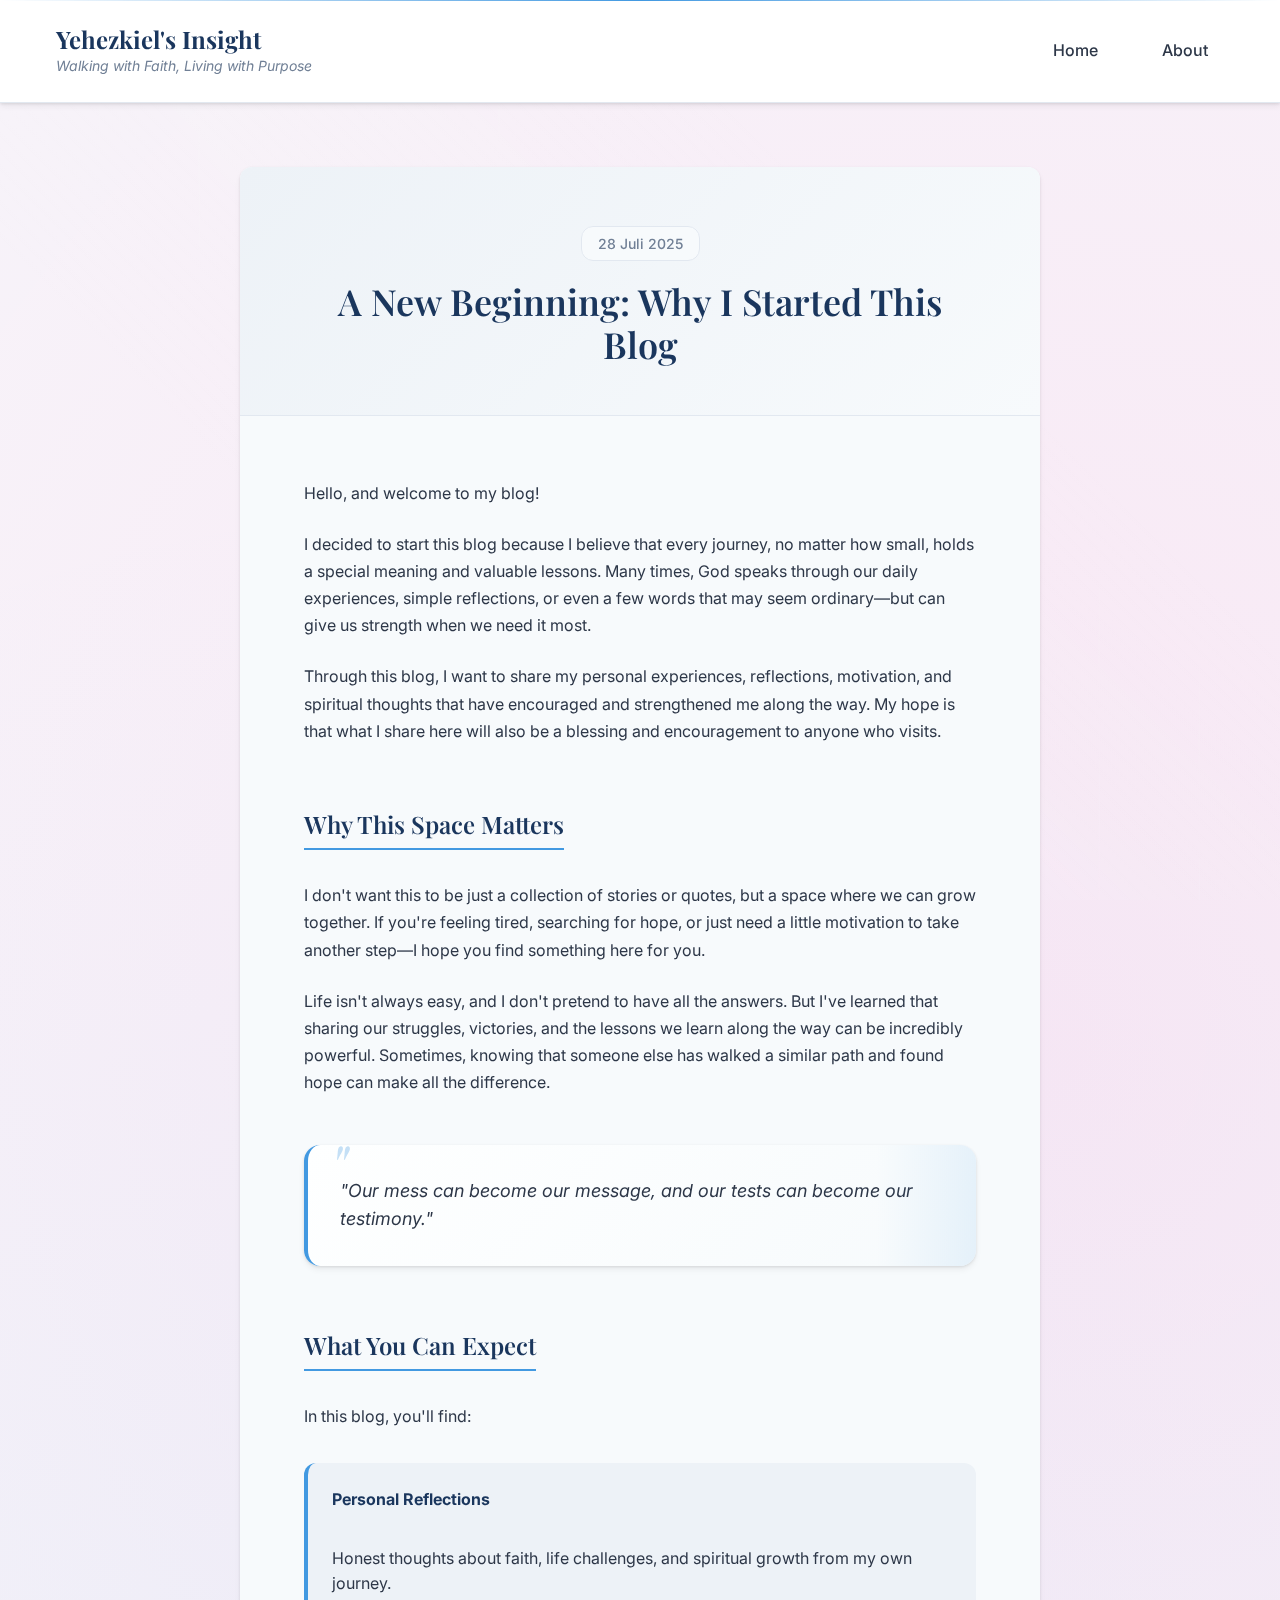
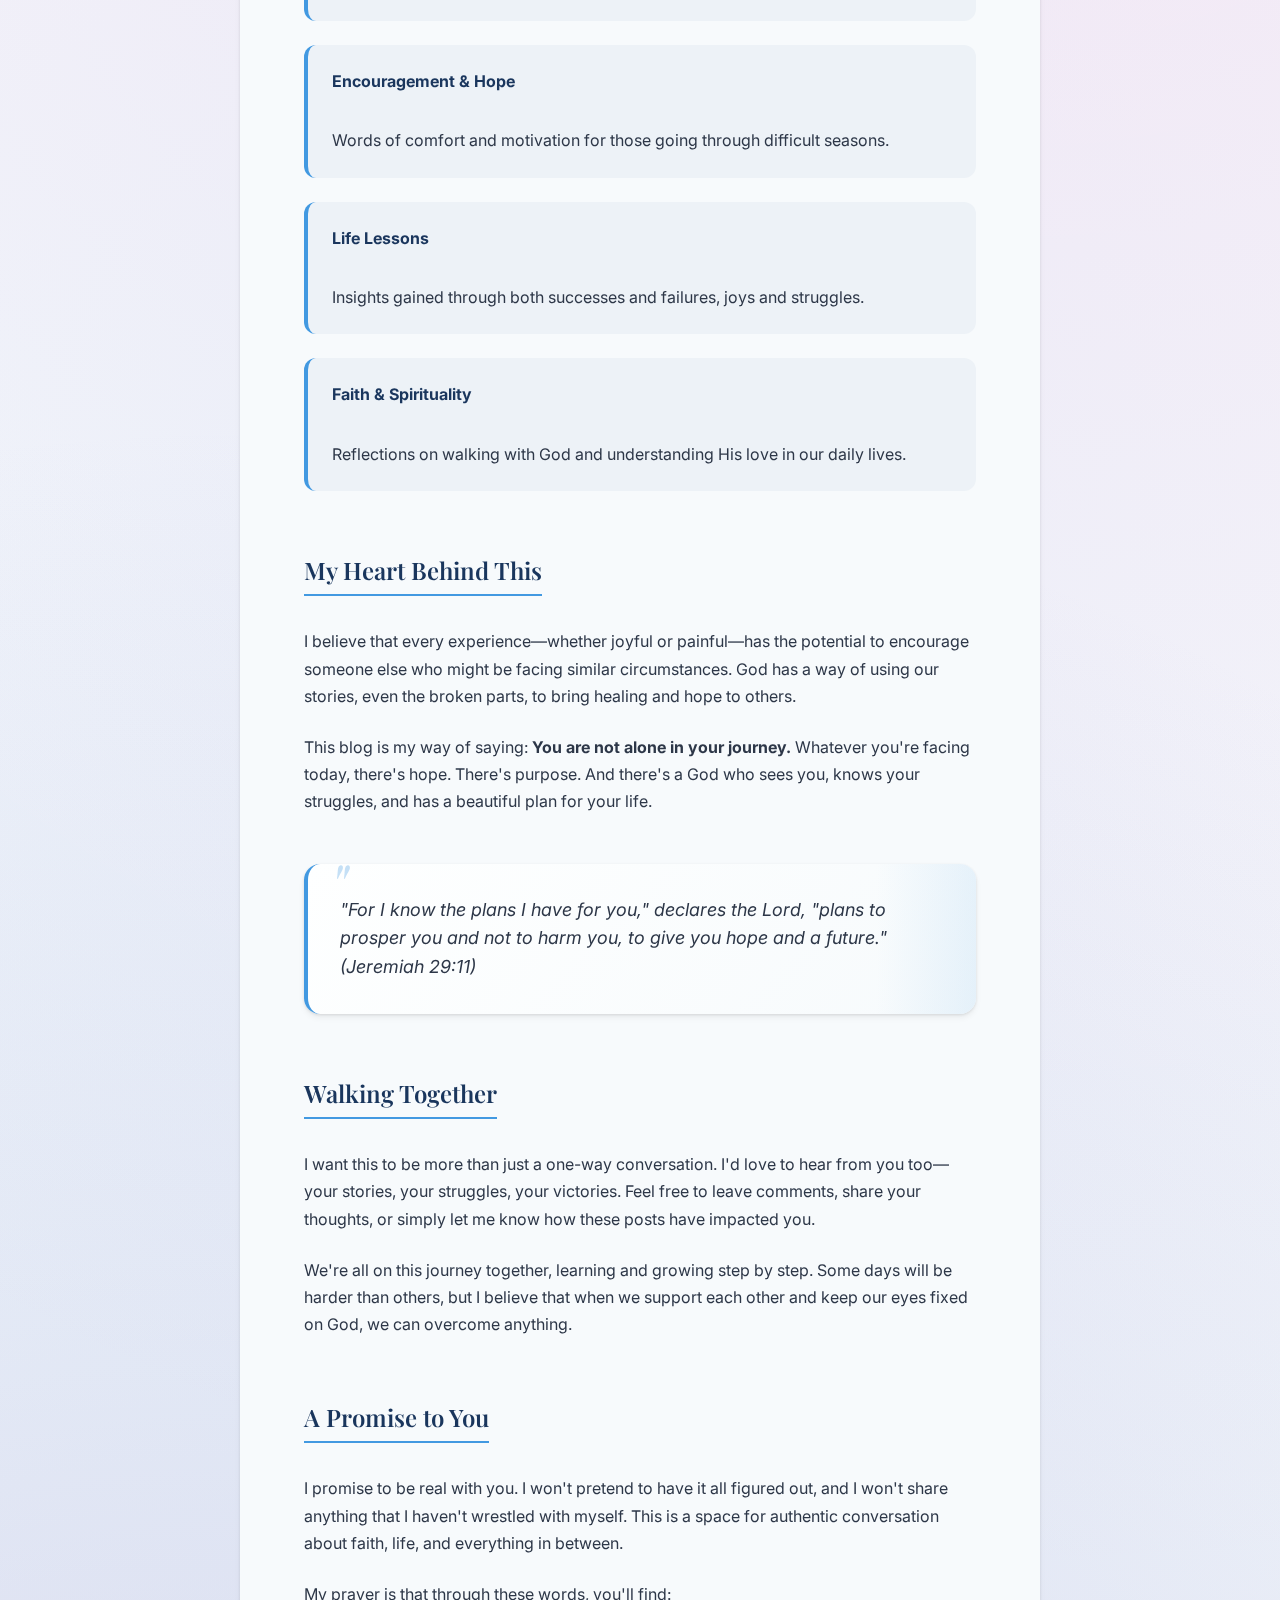
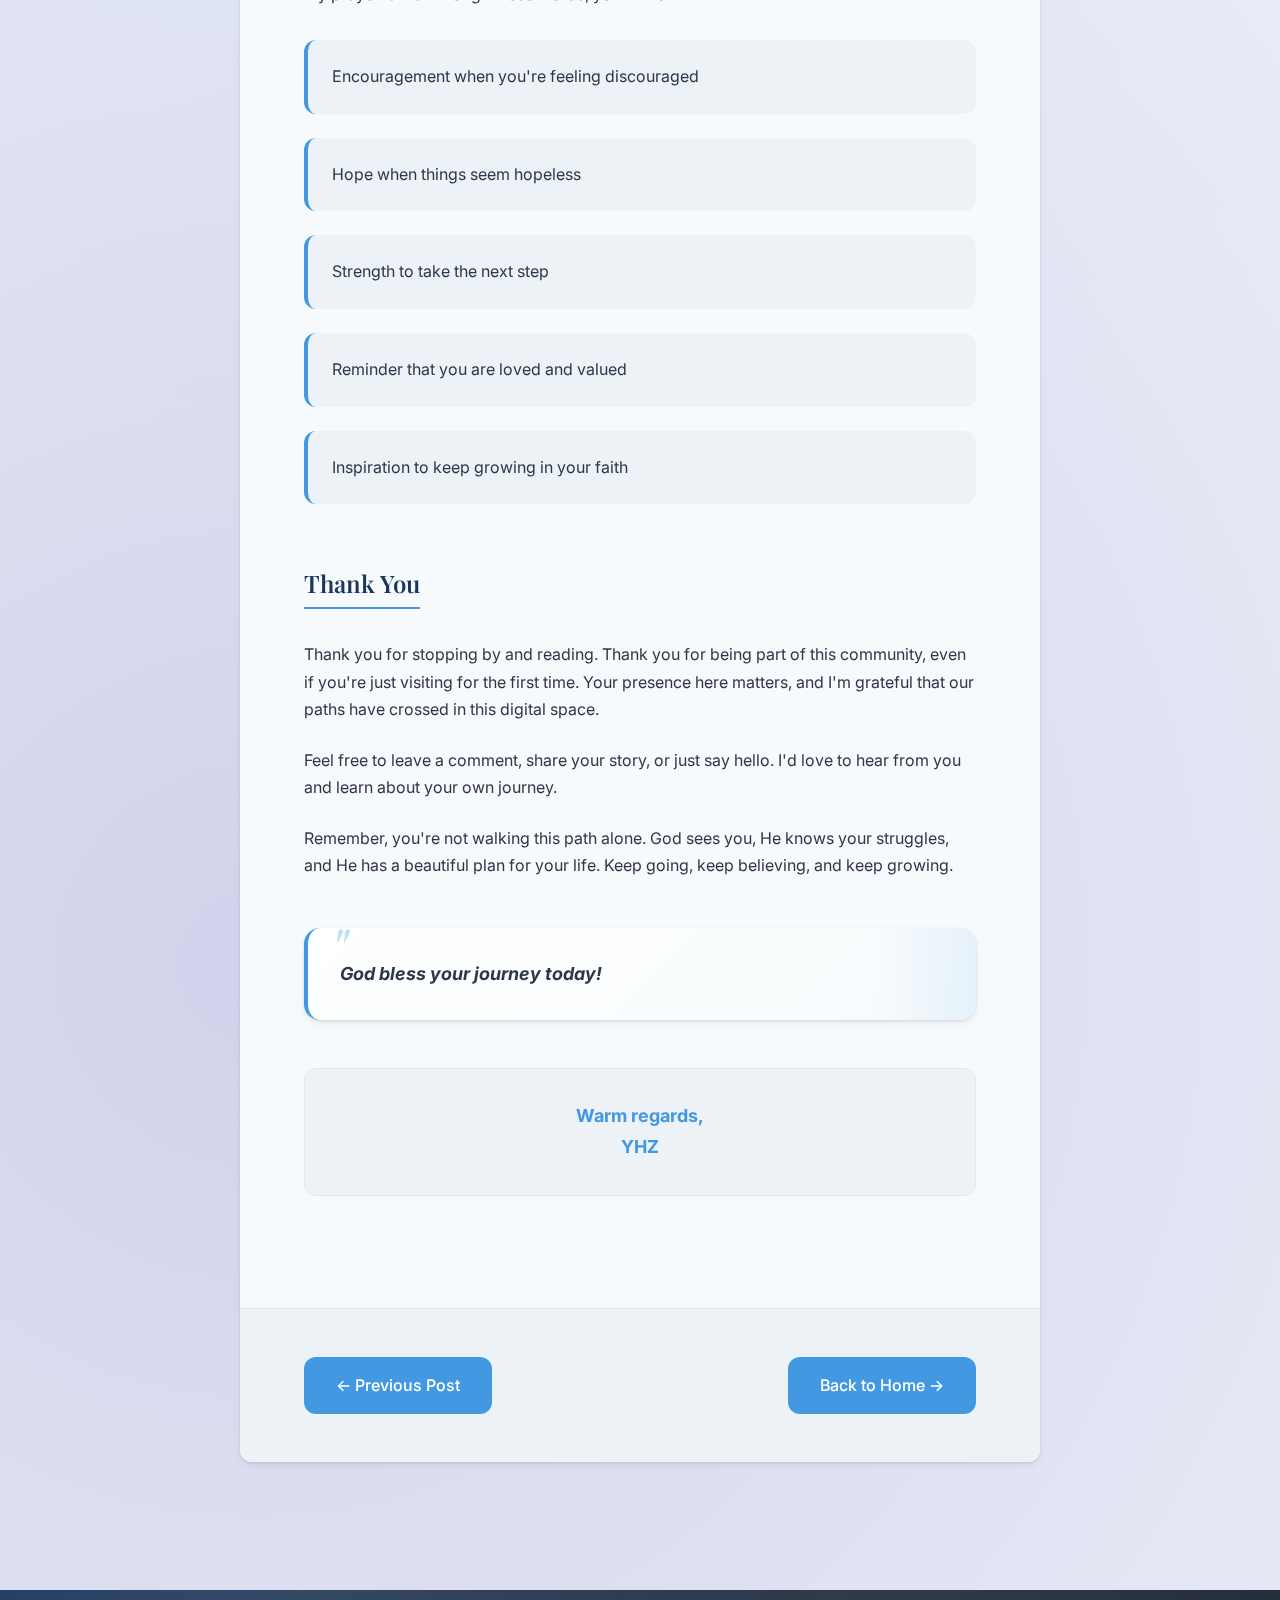
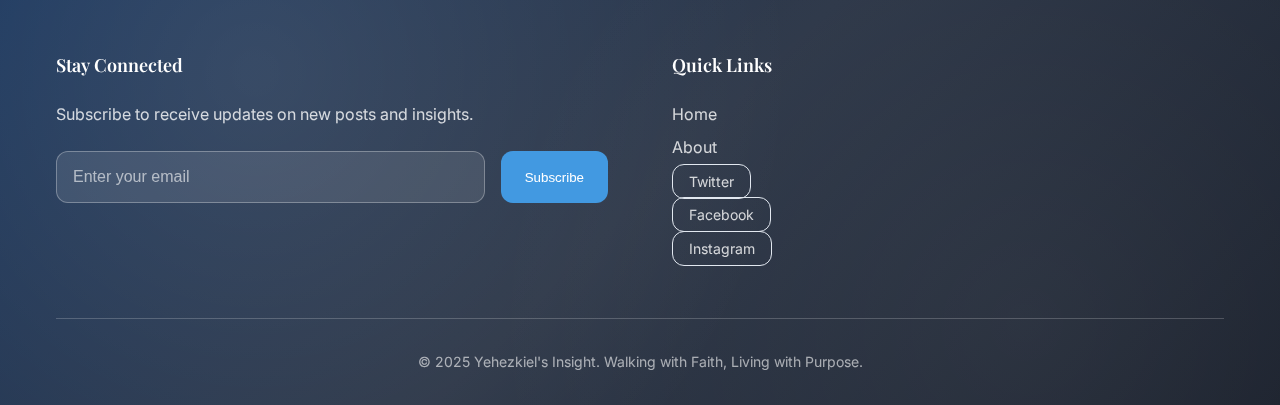
<file: posts/hello-world.html>
<!DOCTYPE html>
<html lang="en">
<head>
    <meta charset="UTF-8">
    <meta name="viewport" content="width=device-width, initial-scale=1.0">
    <title>A New Beginning: Why I Started This Blog - Yehezkiel's Insight</title>
    <meta name="description" content="Welcome to my blog! Every journey holds special meaning and valuable lessons. Join me in this space of growth and encouragement.">
    <link rel="preconnect" href="https://fonts.googleapis.com">
    <link rel="preconnect" href="https://fonts.gstatic.com" crossorigin>
    <link href="https://fonts.googleapis.com/css2?family=Inter:wght@300;400;500;600;700&family=Playfair+Display:wght@400;500;600;700&display=swap" rel="stylesheet">
    <link rel="stylesheet" href="../assets/css/main.css">
</head>
<body>
    <!-- Header -->
    <header class="header" id="header">
        <div class="container">
            <div class="header-content">
                <div class="logo">
                    <h1><a href="../index.html">Yehezkiel's Insight</a></h1>
                    <p class="tagline">Walking with Faith, Living with Purpose</p>
                </div>
                <nav class="nav">
                    <ul class="nav-list">
                        <li><a href="../index.html" class="nav-link">Home</a></li>
                        <li><a href="../about.html" class="nav-link">About</a></li>
                    </ul>
                </nav>
            </div>
        </div>
    </header>

    <!-- Main Content -->
    <main class="main">
        <div class="container">
            <article class="post-content">
                <header class="post-header">
                    <div class="post-meta">
                        <time datetime="2025-07-28">28 Juli 2025</time>
                    </div>
                    <h1 class="post-title">A New Beginning: Why I Started This Blog</h1>
                </header>

                <div class="post-body">
                    <section class="post-section">
                        <p>Hello, and welcome to my blog!</p>

                        <p>I decided to start this blog because I believe that every journey, no matter how small, holds a special meaning and valuable lessons. Many times, God speaks through our daily experiences, simple reflections, or even a few words that may seem ordinary—but can give us strength when we need it most.</p>

                        <p>Through this blog, I want to share my personal experiences, reflections, motivation, and spiritual thoughts that have encouraged and strengthened me along the way. My hope is that what I share here will also be a blessing and encouragement to anyone who visits.</p>
                    </section>

                    <section class="post-section">
                        <h2>Why This Space Matters</h2>
                        
                        <p>I don't want this to be just a collection of stories or quotes, but a space where we can grow together. If you're feeling tired, searching for hope, or just need a little motivation to take another step—I hope you find something here for you.</p>

                        <p>Life isn't always easy, and I don't pretend to have all the answers. But I've learned that sharing our struggles, victories, and the lessons we learn along the way can be incredibly powerful. Sometimes, knowing that someone else has walked a similar path and found hope can make all the difference.</p>

                        <blockquote class="quote">
                            <p>"Our mess can become our message, and our tests can become our testimony."</p>
                        </blockquote>
                    </section>

                    <section class="post-section">
                        <h2>What You Can Expect</h2>
                        
                        <p>In this blog, you'll find:</p>

                        <ul class="affirmation-list">
                            <li><strong>Personal Reflections</strong><br>
                            Honest thoughts about faith, life challenges, and spiritual growth from my own journey.</li>
                            <li><strong>Encouragement & Hope</strong><br>
                            Words of comfort and motivation for those going through difficult seasons.</li>
                            <li><strong>Life Lessons</strong><br>
                            Insights gained through both successes and failures, joys and struggles.</li>
                            <li><strong>Faith & Spirituality</strong><br>
                            Reflections on walking with God and understanding His love in our daily lives.</li>
                        </ul>
                    </section>

                    <section class="post-section">
                        <h2>My Heart Behind This</h2>
                        
                        <p>I believe that every experience—whether joyful or painful—has the potential to encourage someone else who might be facing similar circumstances. God has a way of using our stories, even the broken parts, to bring healing and hope to others.</p>

                        <p>This blog is my way of saying: <strong>You are not alone in your journey.</strong> Whatever you're facing today, there's hope. There's purpose. And there's a God who sees you, knows your struggles, and has a beautiful plan for your life.</p>

                        <blockquote class="quote">
                            <p>"For I know the plans I have for you," declares the Lord, "plans to prosper you and not to harm you, to give you hope and a future." (Jeremiah 29:11)</p>
                        </blockquote>
                    </section>

                    <section class="post-section">
                        <h2>Walking Together</h2>
                        
                        <p>I want this to be more than just a one-way conversation. I'd love to hear from you too—your stories, your struggles, your victories. Feel free to leave comments, share your thoughts, or simply let me know how these posts have impacted you.</p>

                        <p>We're all on this journey together, learning and growing step by step. Some days will be harder than others, but I believe that when we support each other and keep our eyes fixed on God, we can overcome anything.</p>
                    </section>

                    <section class="post-section">
                        <h2>A Promise to You</h2>
                        
                        <p>I promise to be real with you. I won't pretend to have it all figured out, and I won't share anything that I haven't wrestled with myself. This is a space for authentic conversation about faith, life, and everything in between.</p>

                        <p>My prayer is that through these words, you'll find:</p>

                        <ul class="affirmation-list">
                            <li>Encouragement when you're feeling discouraged</li>
                            <li>Hope when things seem hopeless</li>
                            <li>Strength to take the next step</li>
                            <li>Reminder that you are loved and valued</li>
                            <li>Inspiration to keep growing in your faith</li>
                        </ul>
                    </section>

                    <section class="post-section">
                        <h2>Thank You</h2>
                        
                        <p>Thank you for stopping by and reading. Thank you for being part of this community, even if you're just visiting for the first time. Your presence here matters, and I'm grateful that our paths have crossed in this digital space.</p>

                        <p>Feel free to leave a comment, share your story, or just say hello. I'd love to hear from you and learn about your own journey.</p>

                        <p>Remember, you're not walking this path alone. God sees you, He knows your struggles, and He has a beautiful plan for your life. Keep going, keep believing, and keep growing.</p>

                        <blockquote class="quote">
                            <p><strong>God bless your journey today!</strong></p>
                        </blockquote>

                        <div class="post-signature">
                            <p><strong>Warm regards,<br>YHZ</strong></p>
                        </div>
                    </section>
                </div>

                <footer class="post-footer">
                    <div class="post-navigation">
                        <a href="heavens-standard-excellence.html" class="nav-button">← Previous Post</a>
                        <a href="../index.html" class="nav-button">Back to Home →</a>
                    </div>
                </footer>
            </article>
        </div>
    </main>

    <!-- Footer -->
    <footer class="footer">
        <div class="container">
            <div class="footer-content">
                <div class="footer-section">
                    <h3 class="footer-title">Stay Connected</h3>
                    <p>Subscribe to receive updates on new posts and insights.</p>
                    <form class="subscription-form" id="subscriptionForm">
                        <div class="form-group">
                            <input type="email" id="emailInput" placeholder="Enter your email" class="email-input" required>
                            <button type="submit" class="subscribe-btn">Subscribe</button>
                        </div>
                    </form>
                </div>
                
                <div class="footer-section">
                    <h3 class="footer-title">Quick Links</h3>
                    <ul class="footer-links">
                        <li><a href="../index.html">Home</a></li>
                        <li><a href="../about.html">About</a></li>
                        <li><a href="#" class="social-link">Twitter</a></li>
                        <li><a href="#" class="social-link">Facebook</a></li>
                        <li><a href="#" class="social-link">Instagram</a></li>
                    </ul>
                </div>
            </div>
            
            <div class="footer-bottom">
                <p>&copy; 2025 Yehezkiel's Insight. Walking with Faith, Living with Purpose.</p>
            </div>
        </div>
    </footer>

    <script src="../assets/js/main.js"></script>
</body>
</html>
</file>
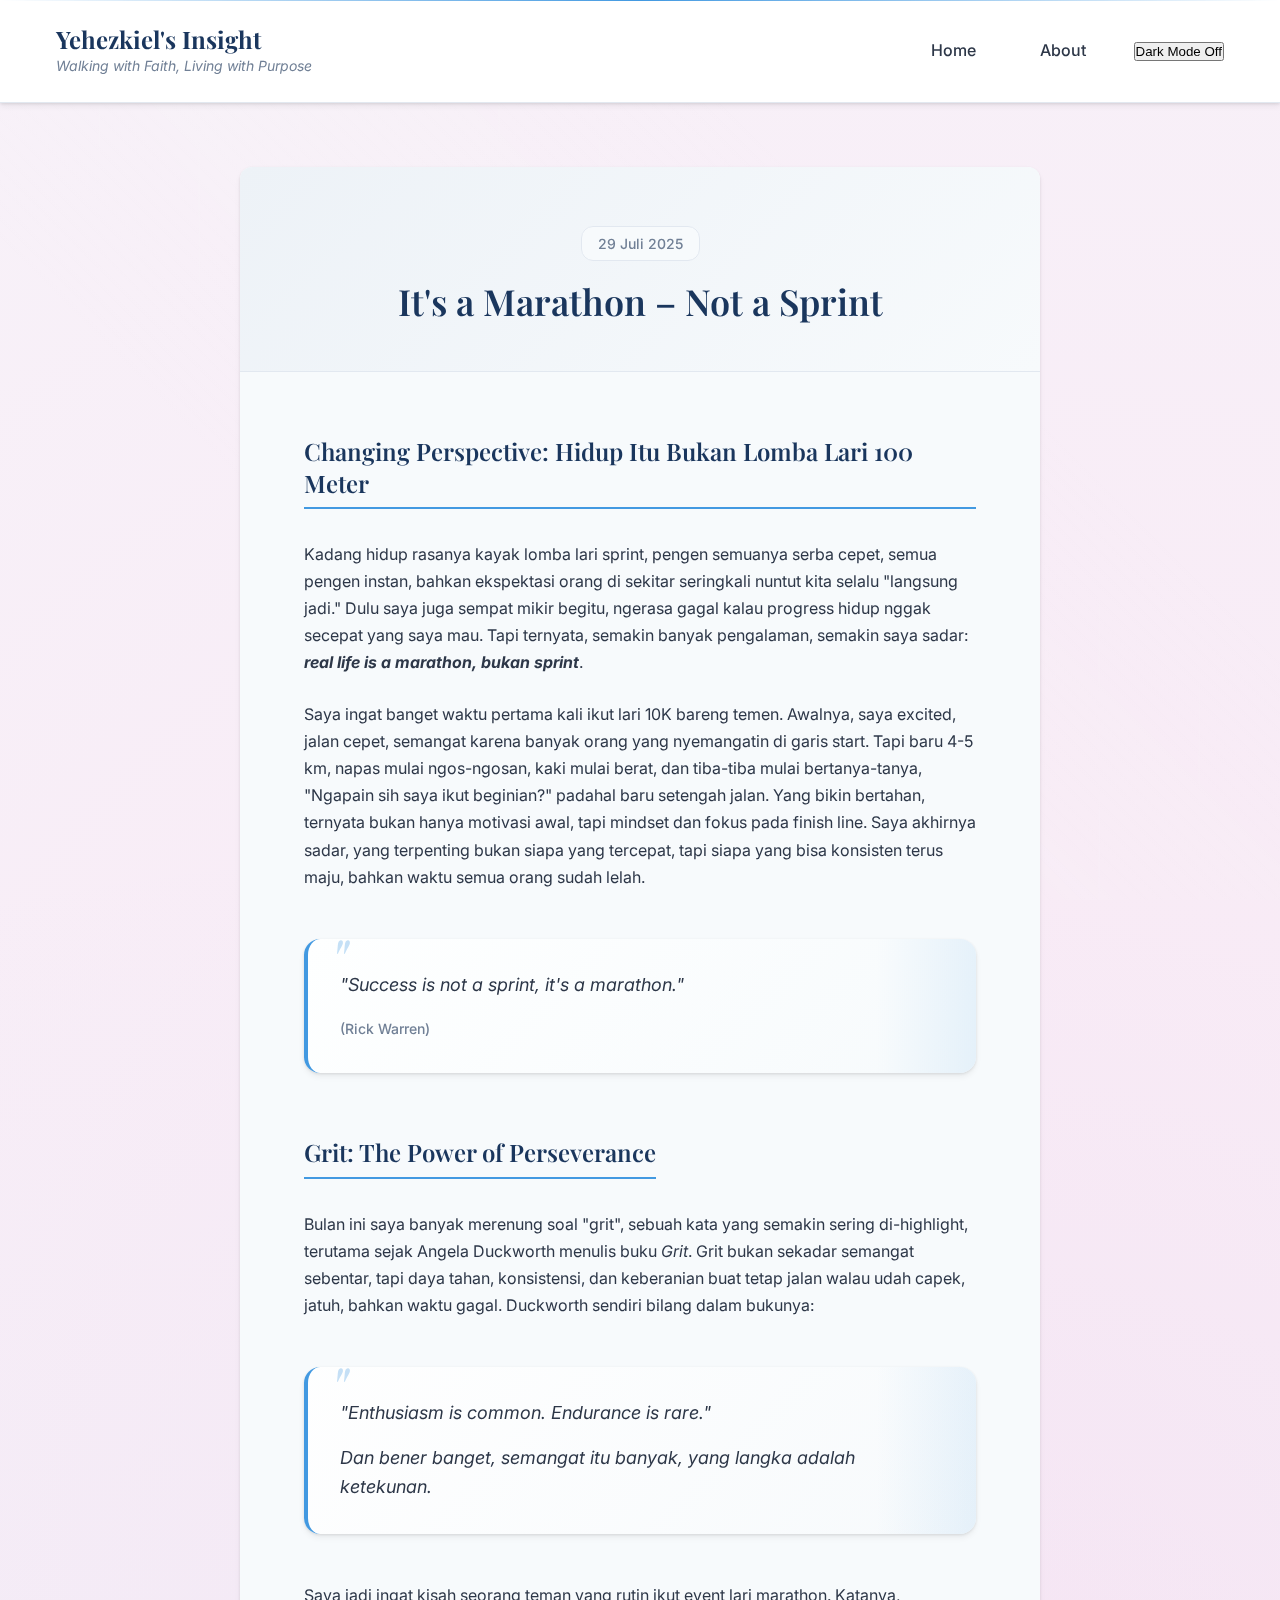
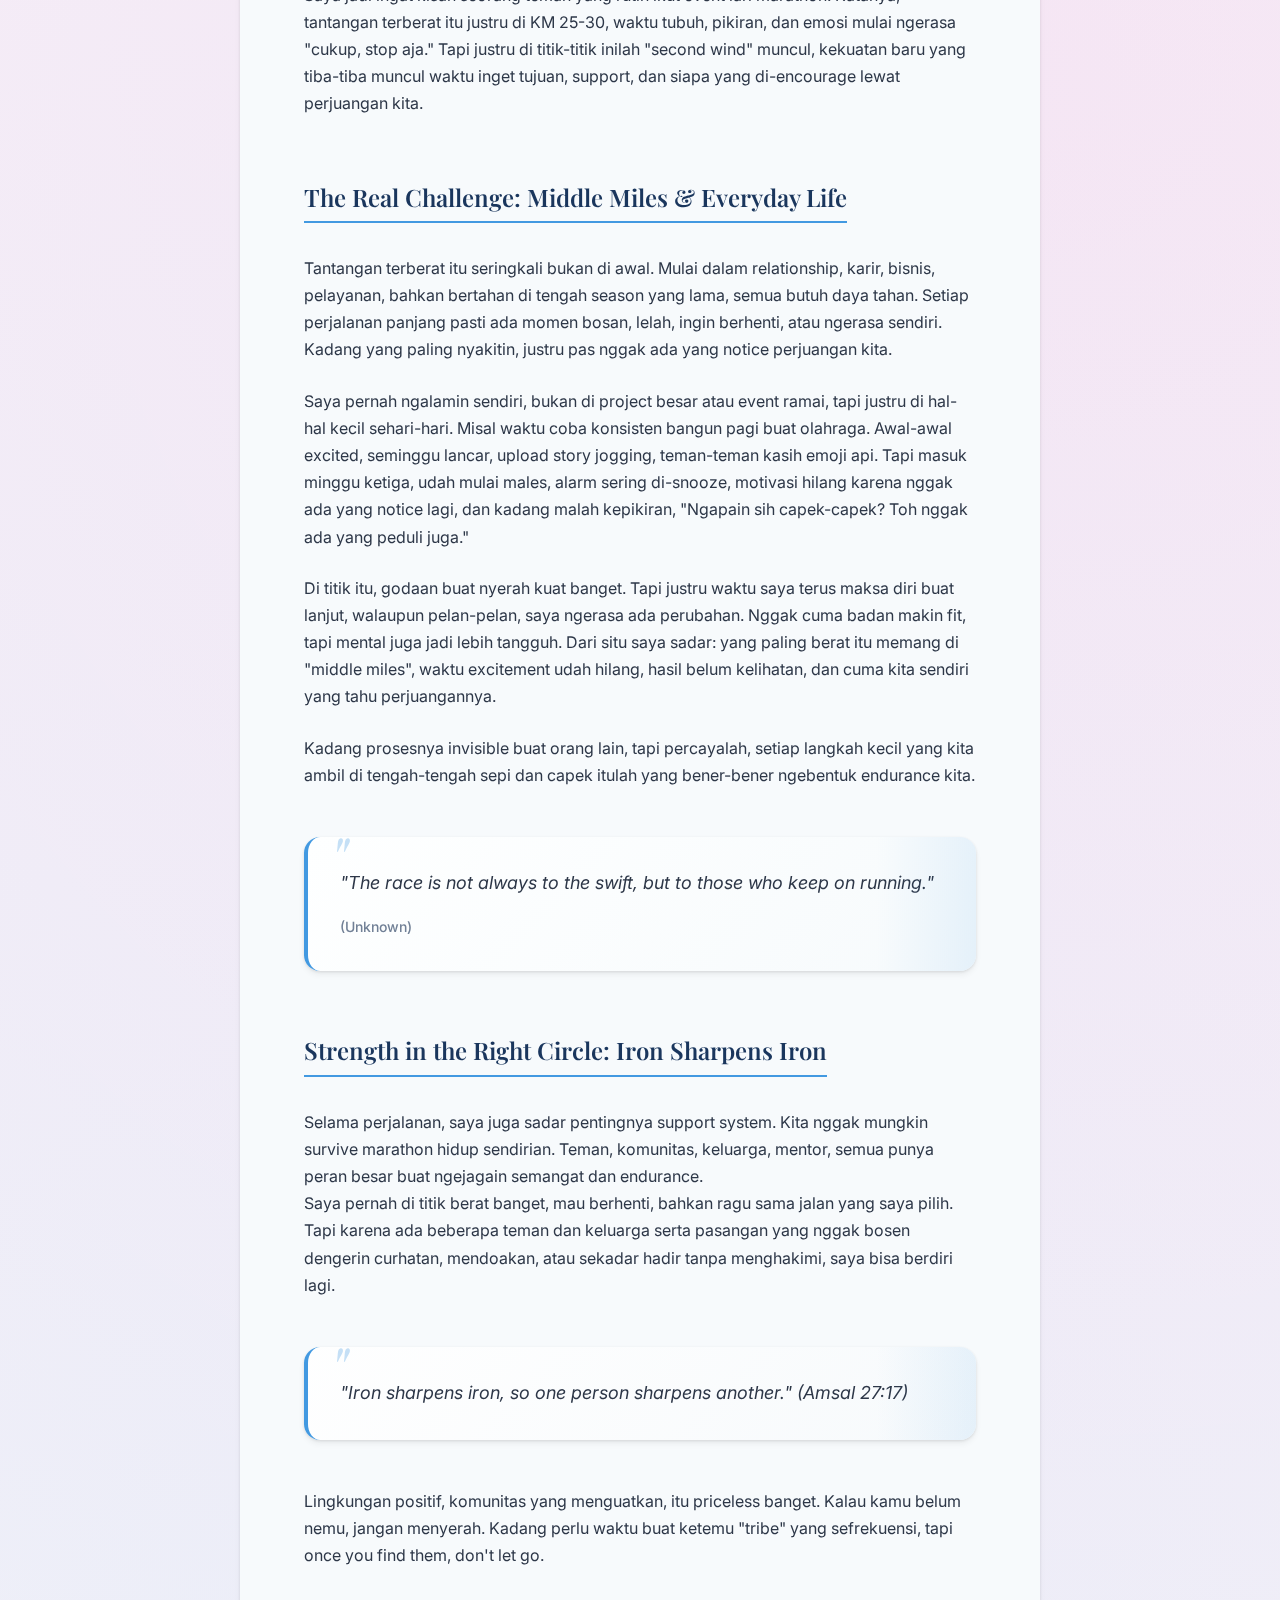
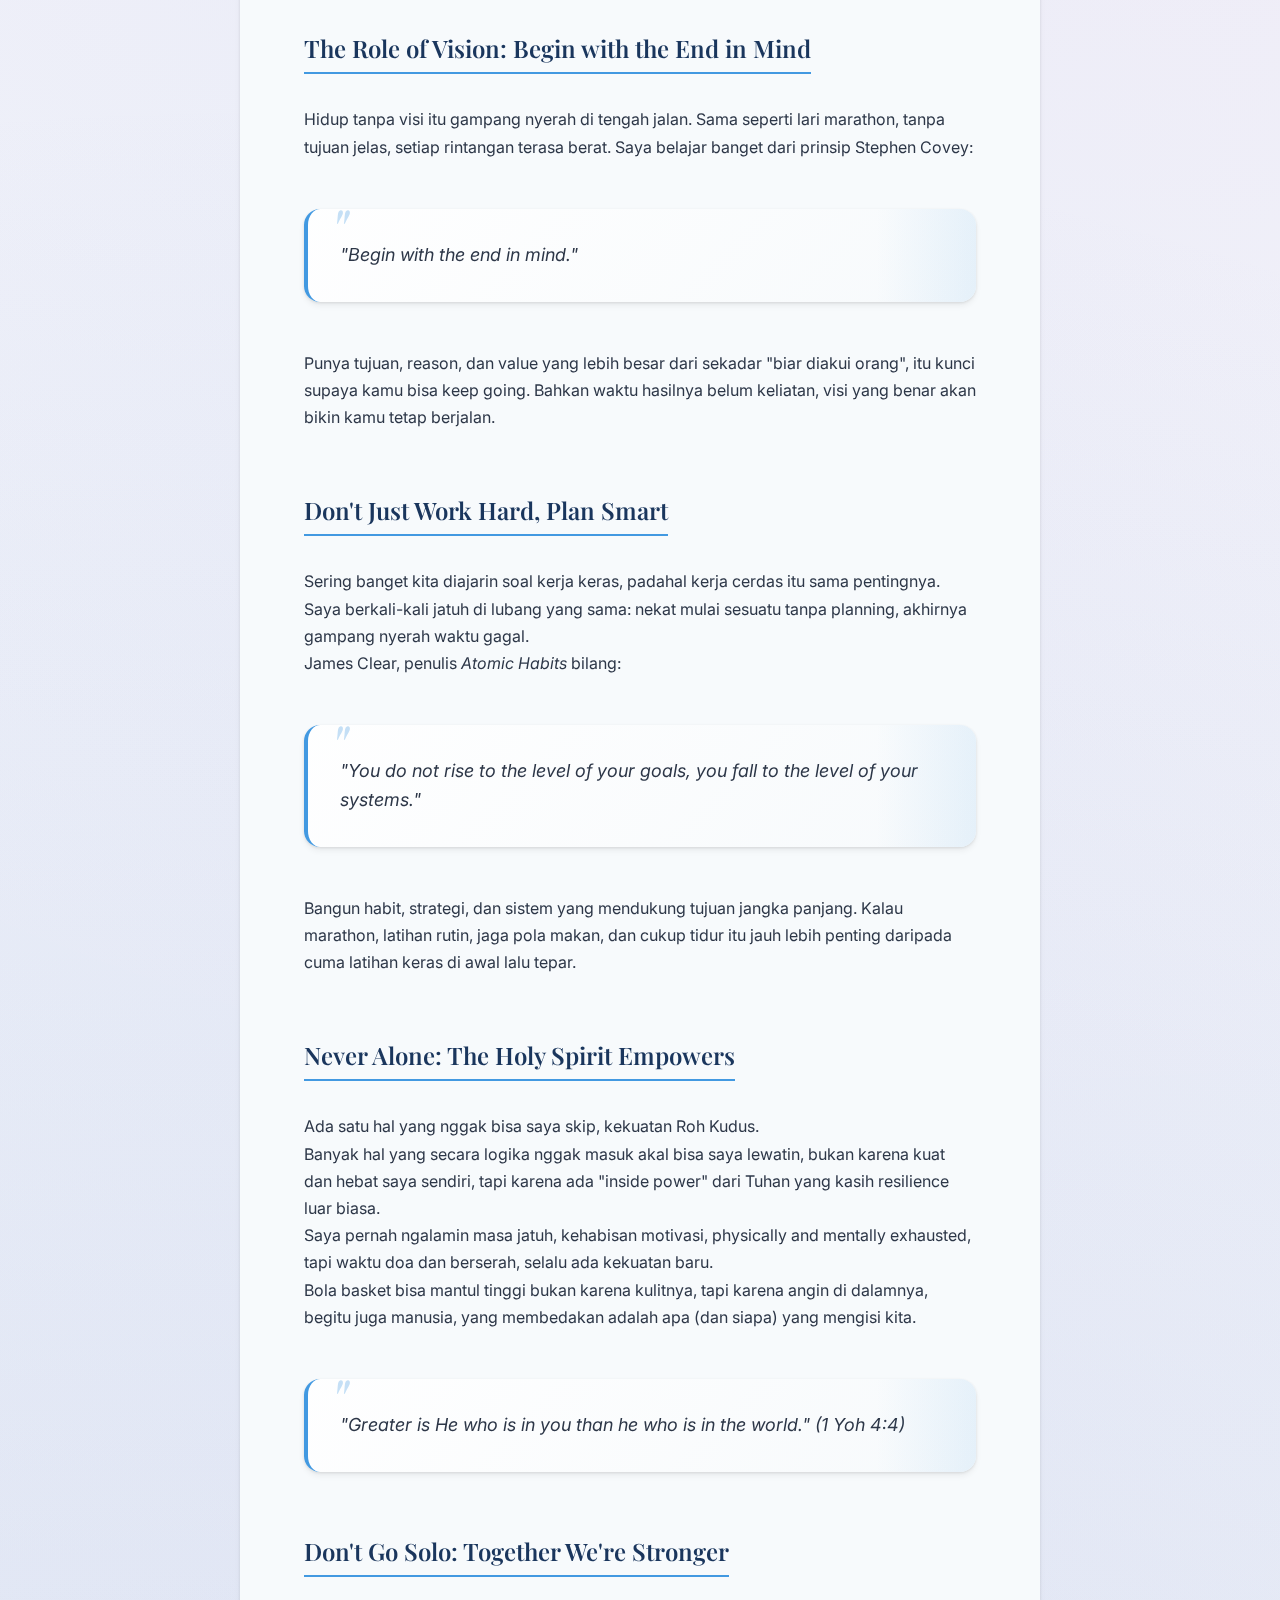
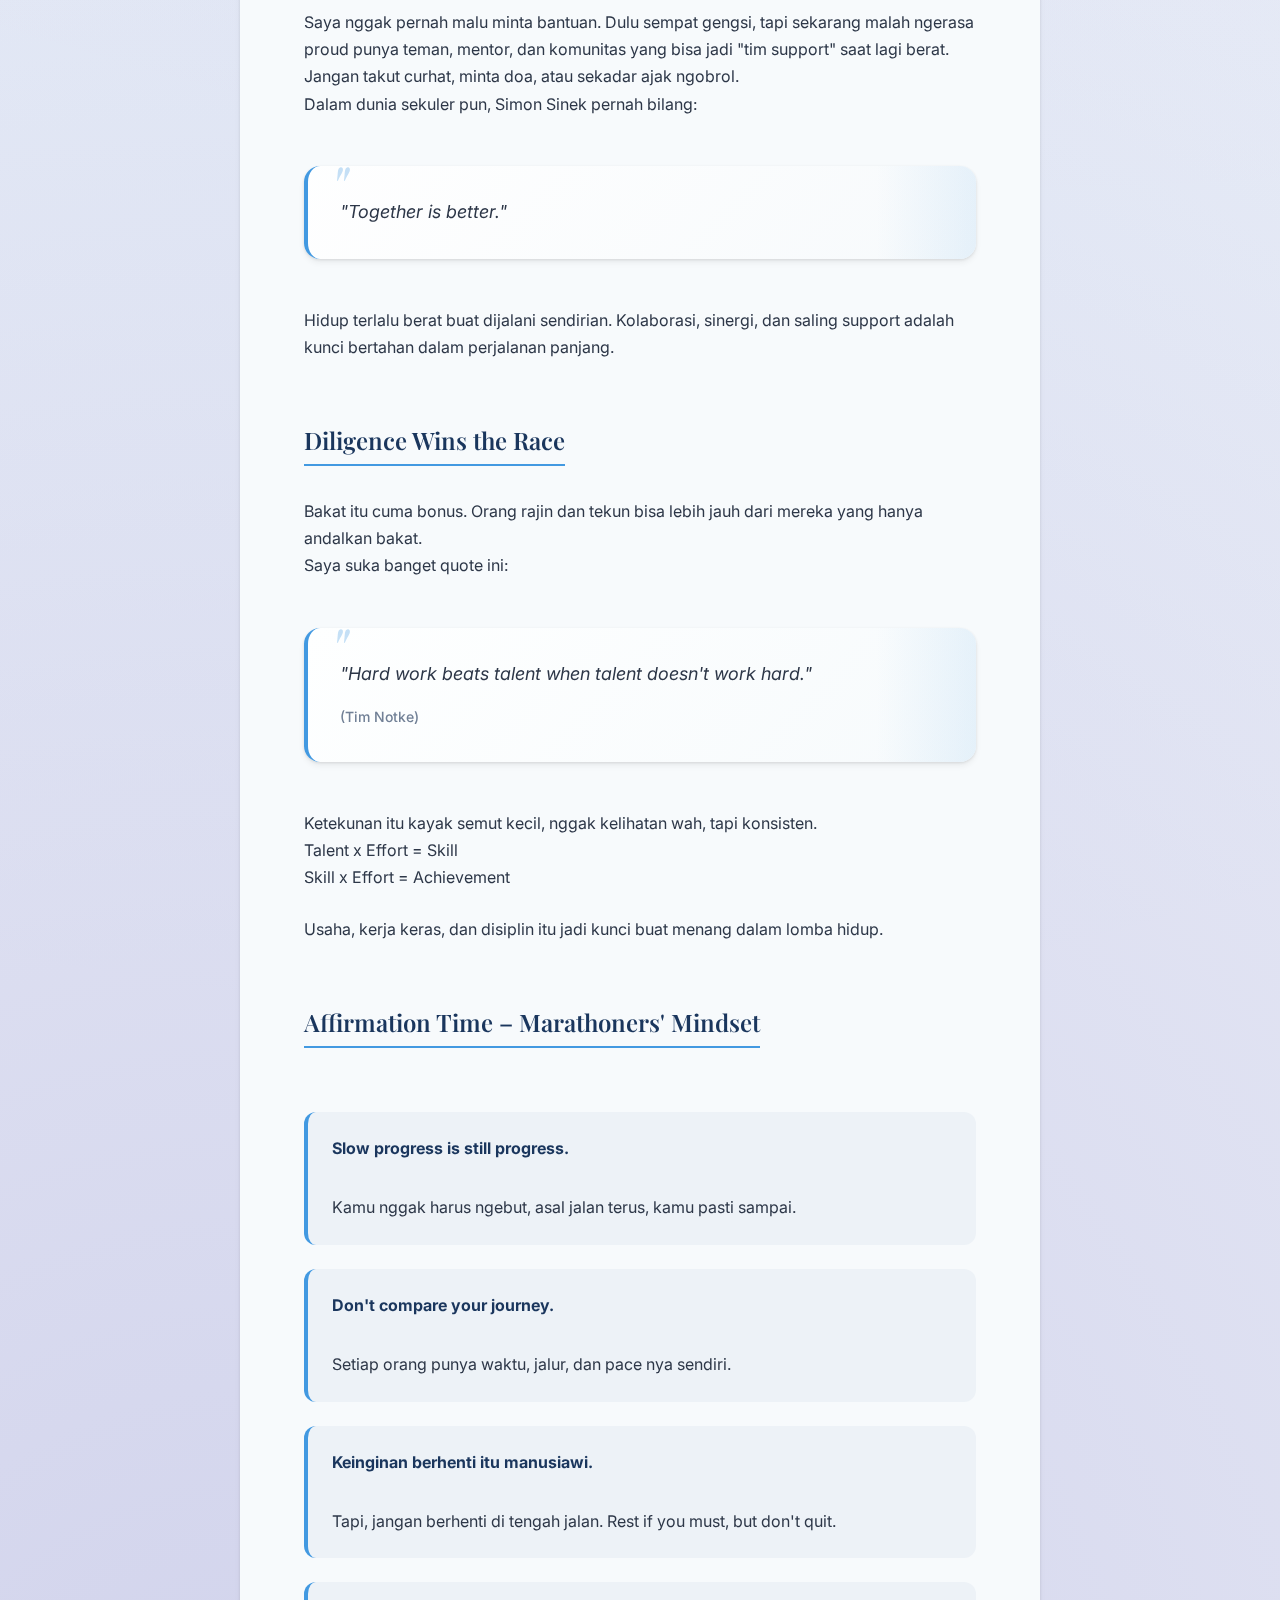
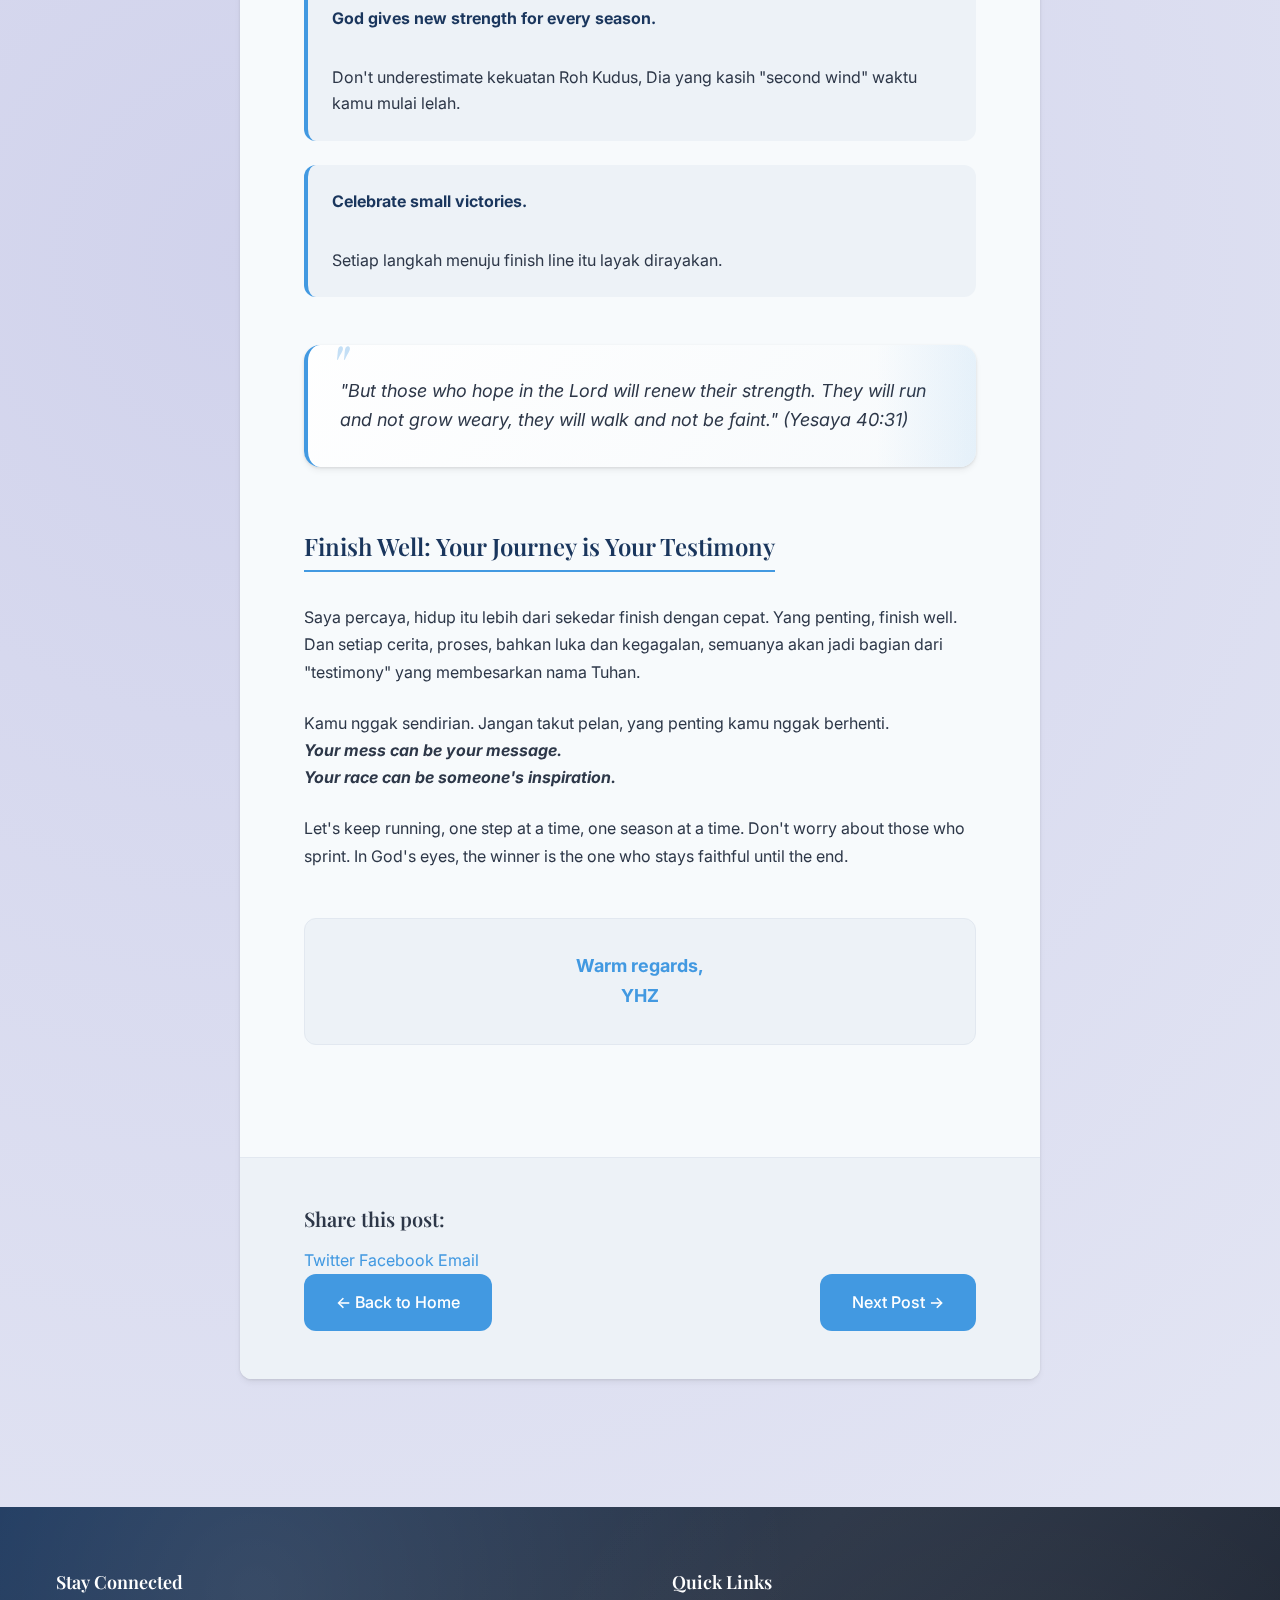
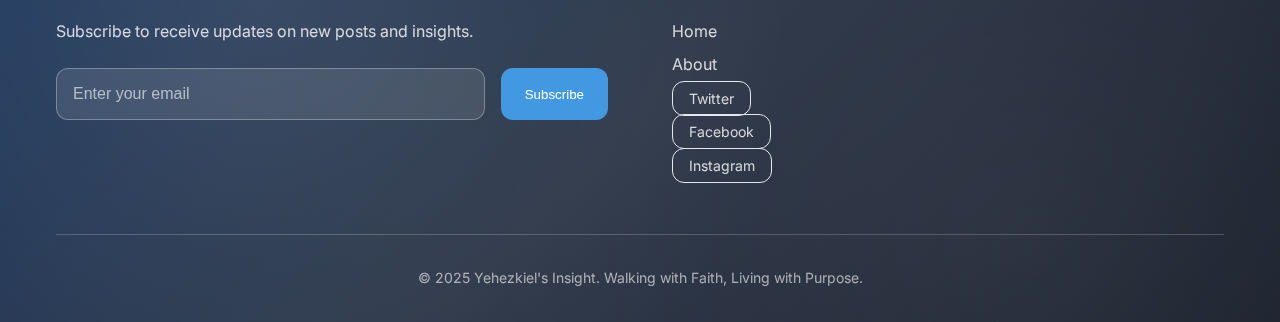
<file: posts/its-a-marathon-not-a-sprint.html>
<!DOCTYPE html>
<html lang="en">
<head>
    <meta charset="UTF-8">
    <meta name="viewport" content="width=device-width, initial-scale=1.0">
    <title>It's a Marathon – Not a Sprint - Yehezkiel's Insight</title>
    <meta name="description" content="Life isn't a sprint race where everything needs to be instant. Real life is a marathon that requires endurance, consistency, and faith.">
    <link rel="preconnect" href="https://fonts.googleapis.com">
    <link rel="preconnect" href="https://fonts.gstatic.com" crossorigin>
    <link href="https://fonts.googleapis.com/css2?family=Inter:wght@300;400;500;600;700&family=Playfair+Display:wght@400;500;600;700&display=swap" rel="stylesheet">
    <link rel="stylesheet" href="../assets/css/main.css">
</head>
<body>
    <!-- Header -->
    <header class="header" id="header">
        <div class="container">
            <div class="header-content">
                <div class="logo">
                    <h1><a href="../index.html">Yehezkiel's Insight</a></h1>
                    <p class="tagline">Walking with Faith, Living with Purpose</p>
                </div>
                <nav class="nav">
                    <ul class="nav-list">
                        <li><a href="../index.html" class="nav-link">Home</a></li>
                        <li><a href="../about.html" class="nav-link">About</a></li>
                        <li><button id="darkModeToggle" class="dark-mode-toggle">Dark Mode Off</button></li>
                    </ul>
                </nav>
            </div>
        </div>
    </header>

    <!-- Main Content -->
    <main class="main">
        <div class="container">
            <article class="post-content">
                <header class="post-header">
                    <div class="post-meta">
                        <time datetime="2025-07-29">29 Juli 2025</time>
                    </div>
                    <h1 class="post-title">It's a Marathon – Not a Sprint</h1>
                </header>

                <div class="post-body">
                    <section class="post-section">
                        <h2>Changing Perspective: Hidup Itu Bukan Lomba Lari 100 Meter</h2>
                        
                        <p>Kadang hidup rasanya kayak lomba lari sprint, pengen semuanya serba cepet, semua pengen instan, bahkan ekspektasi orang di sekitar seringkali nuntut kita selalu "langsung jadi." Dulu saya juga sempat mikir begitu, ngerasa gagal kalau progress hidup nggak secepat yang saya mau. Tapi ternyata, semakin banyak pengalaman, semakin saya sadar: <strong><em>real life is a marathon, bukan sprint</em></strong>.</p>

                        <p>Saya ingat banget waktu pertama kali ikut lari 10K bareng temen. Awalnya, saya excited, jalan cepet, semangat karena banyak orang yang nyemangatin di garis start. Tapi baru 4-5 km, napas mulai ngos-ngosan, kaki mulai berat, dan tiba-tiba mulai bertanya-tanya, "Ngapain sih saya ikut beginian?" padahal baru setengah jalan. Yang bikin bertahan, ternyata bukan hanya motivasi awal, tapi mindset dan fokus pada finish line. Saya akhirnya sadar, yang terpenting bukan siapa yang tercepat, tapi siapa yang bisa konsisten terus maju, bahkan waktu semua orang sudah lelah.</p>

                        <blockquote class="quote">
                            <p>"Success is not a sprint, it's a marathon."</p>
                            <cite>(Rick Warren)</cite>
                        </blockquote>
                    </section>

                    <section class="post-section">
                        <h2>Grit: The Power of Perseverance</h2>
                        
                        <p>Bulan ini saya banyak merenung soal "grit", sebuah kata yang semakin sering di-highlight, terutama sejak Angela Duckworth menulis buku <em>Grit</em>. Grit bukan sekadar semangat sebentar, tapi daya tahan, konsistensi, dan keberanian buat tetap jalan walau udah capek, jatuh, bahkan waktu gagal. Duckworth sendiri bilang dalam bukunya:</p>

                        <blockquote class="quote">
                            <p>"Enthusiasm is common. Endurance is rare."</p>
                            <p>Dan bener banget, semangat itu banyak, yang langka adalah ketekunan.</p>
                        </blockquote>

                        <p>Saya jadi ingat kisah seorang teman yang rutin ikut event lari marathon. Katanya, tantangan terberat itu justru di KM 25-30, waktu tubuh, pikiran, dan emosi mulai ngerasa "cukup, stop aja." Tapi justru di titik-titik inilah "second wind" muncul, kekuatan baru yang tiba-tiba muncul waktu inget tujuan, support, dan siapa yang di-encourage lewat perjuangan kita.</p>
                    </section>

                    <section class="post-section">
                        <h2>The Real Challenge: Middle Miles & Everyday Life</h2>
                        
                        <p>Tantangan terberat itu seringkali bukan di awal. Mulai dalam relationship, karir, bisnis, pelayanan, bahkan bertahan di tengah season yang lama, semua butuh daya tahan. Setiap perjalanan panjang pasti ada momen bosan, lelah, ingin berhenti, atau ngerasa sendiri. Kadang yang paling nyakitin, justru pas nggak ada yang notice perjuangan kita.</p>

                        <p>Saya pernah ngalamin sendiri, bukan di project besar atau event ramai, tapi justru di hal-hal kecil sehari-hari. Misal waktu coba konsisten bangun pagi buat olahraga. Awal-awal excited, seminggu lancar, upload story jogging, teman-teman kasih emoji api. Tapi masuk minggu ketiga, udah mulai males, alarm sering di-snooze, motivasi hilang karena nggak ada yang notice lagi, dan kadang malah kepikiran, "Ngapain sih capek-capek? Toh nggak ada yang peduli juga."</p>

                        <p>Di titik itu, godaan buat nyerah kuat banget. Tapi justru waktu saya terus maksa diri buat lanjut, walaupun pelan-pelan, saya ngerasa ada perubahan. Nggak cuma badan makin fit, tapi mental juga jadi lebih tangguh. Dari situ saya sadar: yang paling berat itu memang di "middle miles", waktu excitement udah hilang, hasil belum kelihatan, dan cuma kita sendiri yang tahu perjuangannya.</p>

                        <p>Kadang prosesnya invisible buat orang lain, tapi percayalah, setiap langkah kecil yang kita ambil di tengah-tengah sepi dan capek itulah yang bener-bener ngebentuk endurance kita.</p>

                        <blockquote class="quote">
                            <p>"The race is not always to the swift, but to those who keep on running."</p>
                            <cite>(Unknown)</cite>
                        </blockquote>
                    </section>

                    <section class="post-section">
                        <h2>Strength in the Right Circle: Iron Sharpens Iron</h2>
                        
                        <p>Selama perjalanan, saya juga sadar pentingnya support system. Kita nggak mungkin survive marathon hidup sendirian. Teman, komunitas, keluarga, mentor, semua punya peran besar buat ngejagain semangat dan endurance.<br>
                        Saya pernah di titik berat banget, mau berhenti, bahkan ragu sama jalan yang saya pilih. Tapi karena ada beberapa teman dan keluarga serta pasangan yang nggak bosen dengerin curhatan, mendoakan, atau sekadar hadir tanpa menghakimi, saya bisa berdiri lagi.</p>

                        <blockquote class="quote">
                            <p>"Iron sharpens iron, so one person sharpens another." (Amsal 27:17)</p>
                        </blockquote>

                        <p>Lingkungan positif, komunitas yang menguatkan, itu priceless banget. Kalau kamu belum nemu, jangan menyerah. Kadang perlu waktu buat ketemu "tribe" yang sefrekuensi, tapi once you find them, don't let go.</p>
                    </section>

                    <section class="post-section">
                        <h2>The Role of Vision: Begin with the End in Mind</h2>
                        
                        <p>Hidup tanpa visi itu gampang nyerah di tengah jalan. Sama seperti lari marathon, tanpa tujuan jelas, setiap rintangan terasa berat. Saya belajar banget dari prinsip Stephen Covey:</p>

                        <blockquote class="quote">
                            <p>"Begin with the end in mind."</p>
                        </blockquote>

                        <p>Punya tujuan, reason, dan value yang lebih besar dari sekadar "biar diakui orang", itu kunci supaya kamu bisa keep going. Bahkan waktu hasilnya belum keliatan, visi yang benar akan bikin kamu tetap berjalan.</p>
                    </section>

                    <section class="post-section">
                        <h2>Don't Just Work Hard, Plan Smart</h2>
                        
                        <p>Sering banget kita diajarin soal kerja keras, padahal kerja cerdas itu sama pentingnya. Saya berkali-kali jatuh di lubang yang sama: nekat mulai sesuatu tanpa planning, akhirnya gampang nyerah waktu gagal.<br>
                        James Clear, penulis <em>Atomic Habits</em> bilang:</p>

                        <blockquote class="quote">
                            <p>"You do not rise to the level of your goals, you fall to the level of your systems."</p>
                        </blockquote>

                        <p>Bangun habit, strategi, dan sistem yang mendukung tujuan jangka panjang. Kalau marathon, latihan rutin, jaga pola makan, dan cukup tidur itu jauh lebih penting daripada cuma latihan keras di awal lalu tepar.</p>
                    </section>

                    <section class="post-section">
                        <h2>Never Alone: The Holy Spirit Empowers</h2>
                        
                        <p>Ada satu hal yang nggak bisa saya skip, kekuatan Roh Kudus.<br>
                        Banyak hal yang secara logika nggak masuk akal bisa saya lewatin, bukan karena kuat dan hebat saya sendiri, tapi karena ada "inside power" dari Tuhan yang kasih resilience luar biasa.<br>
                        Saya pernah ngalamin masa jatuh, kehabisan motivasi, physically and mentally exhausted, tapi waktu doa dan berserah, selalu ada kekuatan baru.<br>
                        Bola basket bisa mantul tinggi bukan karena kulitnya, tapi karena angin di dalamnya, begitu juga manusia, yang membedakan adalah apa (dan siapa) yang mengisi kita.</p>

                        <blockquote class="quote">
                            <p>"Greater is He who is in you than he who is in the world." (1 Yoh 4:4)</p>
                        </blockquote>
                    </section>

                    <section class="post-section">
                        <h2>Don't Go Solo: Together We're Stronger</h2>
                        
                        <p>Saya nggak pernah malu minta bantuan. Dulu sempat gengsi, tapi sekarang malah ngerasa proud punya teman, mentor, dan komunitas yang bisa jadi "tim support" saat lagi berat. Jangan takut curhat, minta doa, atau sekadar ajak ngobrol.<br>
                        Dalam dunia sekuler pun, Simon Sinek pernah bilang:</p>

                        <blockquote class="quote">
                            <p>"Together is better."</p>
                        </blockquote>

                        <p>Hidup terlalu berat buat dijalani sendirian. Kolaborasi, sinergi, dan saling support adalah kunci bertahan dalam perjalanan panjang.</p>
                    </section>

                    <section class="post-section">
                        <h2>Diligence Wins the Race</h2>
                        
                        <p>Bakat itu cuma bonus. Orang rajin dan tekun bisa lebih jauh dari mereka yang hanya andalkan bakat.<br>
                        Saya suka banget quote ini:</p>

                        <blockquote class="quote">
                            <p>"Hard work beats talent when talent doesn't work hard."</p>
                            <cite>(Tim Notke)</cite>
                        </blockquote>

                        <p>Ketekunan itu kayak semut kecil, nggak kelihatan wah, tapi konsisten.<br>
                        Talent x Effort = Skill<br>
                        Skill x Effort = Achievement</p>

                        <p>Usaha, kerja keras, dan disiplin itu jadi kunci buat menang dalam lomba hidup.</p>
                    </section>

                    <section class="post-section">
                        <h2>Affirmation Time – Marathoners' Mindset</h2>
                        
                        <ul class="affirmation-list">
                            <li><strong>Slow progress is still progress.</strong><br>
                            Kamu nggak harus ngebut, asal jalan terus, kamu pasti sampai.</li>
                            <li><strong>Don't compare your journey.</strong><br>
                            Setiap orang punya waktu, jalur, dan pace nya sendiri.</li>
                            <li><strong>Keinginan berhenti itu manusiawi.</strong><br>
                            Tapi, jangan berhenti di tengah jalan. Rest if you must, but don't quit.</li>
                            <li><strong>God gives new strength for every season.</strong><br>
                            Don't underestimate kekuatan Roh Kudus, Dia yang kasih "second wind" waktu kamu mulai lelah.</li>
                            <li><strong>Celebrate small victories.</strong><br>
                            Setiap langkah menuju finish line itu layak dirayakan.</li>
                        </ul>

                        <blockquote class="quote">
                            <p>"But those who hope in the Lord will renew their strength. They will run and not grow weary, they will walk and not be faint." (Yesaya 40:31)</p>
                        </blockquote>
                    </section>

                    <section class="post-section">
                        <h2>Finish Well: Your Journey is Your Testimony</h2>
                        
                        <p>Saya percaya, hidup itu lebih dari sekedar finish dengan cepat. Yang penting, finish well. Dan setiap cerita, proses, bahkan luka dan kegagalan, semuanya akan jadi bagian dari "testimony" yang membesarkan nama Tuhan.</p>

                        <p>Kamu nggak sendirian. Jangan takut pelan, yang penting kamu nggak berhenti.<br>
                        <strong><em>Your mess can be your message.<br>
                        Your race can be someone's inspiration.</em></strong></p>

                        <p>Let's keep running, one step at a time, one season at a time. Don't worry about those who sprint. In God's eyes, the winner is the one who stays faithful until the end.</p>

                        <div class="post-signature">
                            <p><strong>Warm regards,<br>YHZ</strong></p>
                        </div>
                    </section>
                </div>

                <footer class="post-footer">
                    <div class="share-links">
                        <h4>Share this post:</h4>
                        <a href="https://twitter.com/intent/tweet?text=It's a Marathon – Not a Sprint&url=" class="share-link">Twitter</a>
                        <a href="https://www.facebook.com/sharer/sharer.php?u=" class="share-link">Facebook</a>
                        <a href="mailto:?subject=Check this out&body=Here is an interesting post about life being a marathon:" class="share-link">Email</a>
                    </div>
                    <div class="post-navigation">
                        <a href="../index.html" class="nav-button">← Back to Home</a>
                        <a href="when-hurt-speaks.html" class="nav-button">Next Post →</a>
                    </div>
                </footer>
            </article>
        </div>
    </main>

    <!-- Footer -->
    <footer class="footer">
        <div class="container">
            <div class="footer-content">
                <div class="footer-section">
                    <h3 class="footer-title">Stay Connected</h3>
                    <p>Subscribe to receive updates on new posts and insights.</p>
                    <form class="subscription-form" id="subscriptionForm">
                        <div class="form-group">
                            <input type="email" id="emailInput" placeholder="Enter your email" class="email-input" required>
                            <button type="submit" class="subscribe-btn">Subscribe</button>
                        </div>
                    </form>
                </div>
                
                <div class="footer-section">
                    <h3 class="footer-title">Quick Links</h3>
                    <ul class="footer-links">
                        <li><a href="../index.html">Home</a></li>
                        <li><a href="../about.html">About</a></li>
                        <li><a href="#" class="social-link">Twitter</a></li>
                        <li><a href="#" class="social-link">Facebook</a></li>
                        <li><a href="#" class="social-link">Instagram</a></li>
                    </ul>
                </div>
            </div>
            
            <div class="footer-bottom">
                <p>&copy; 2025 Yehezkiel's Insight. Walking with Faith, Living with Purpose.</p>
            </div>
        </div>
    </footer>

    <script src="../assets/js/main.js"></script>
</body>
</html>
</file>
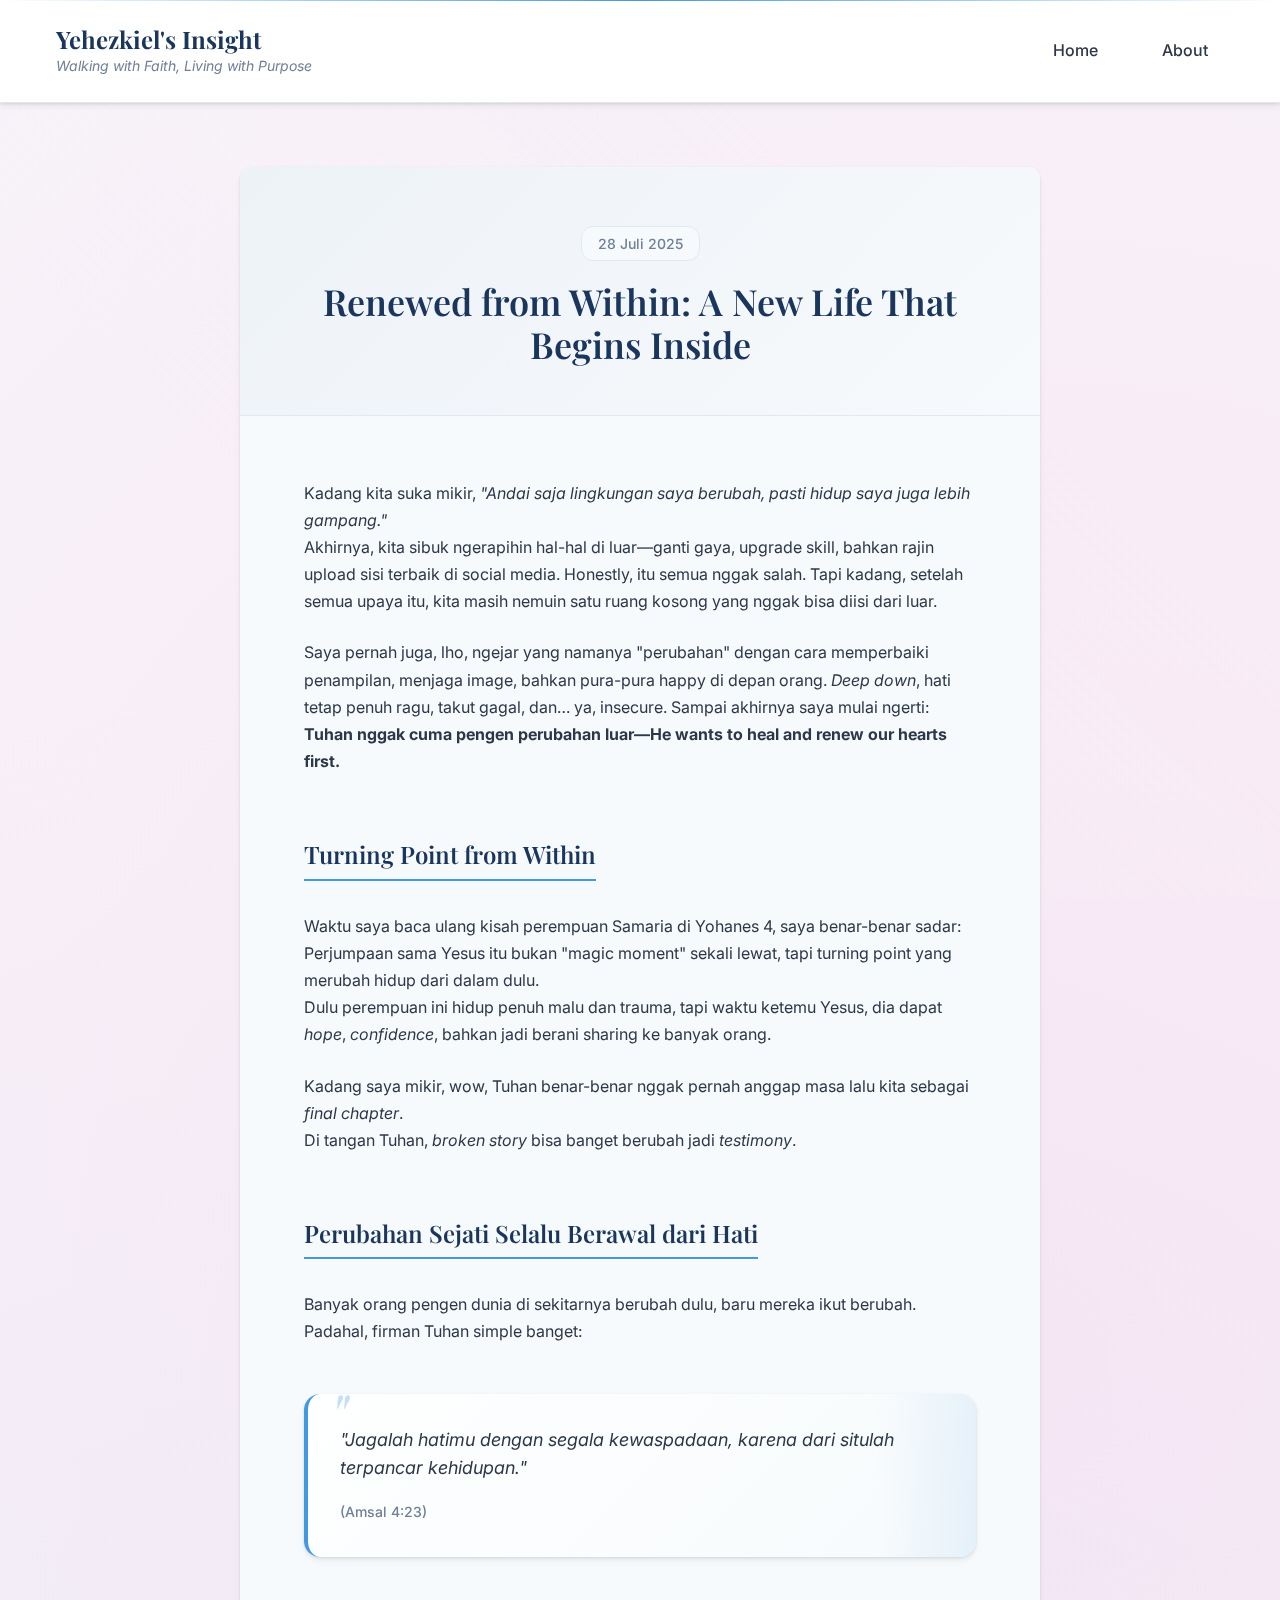
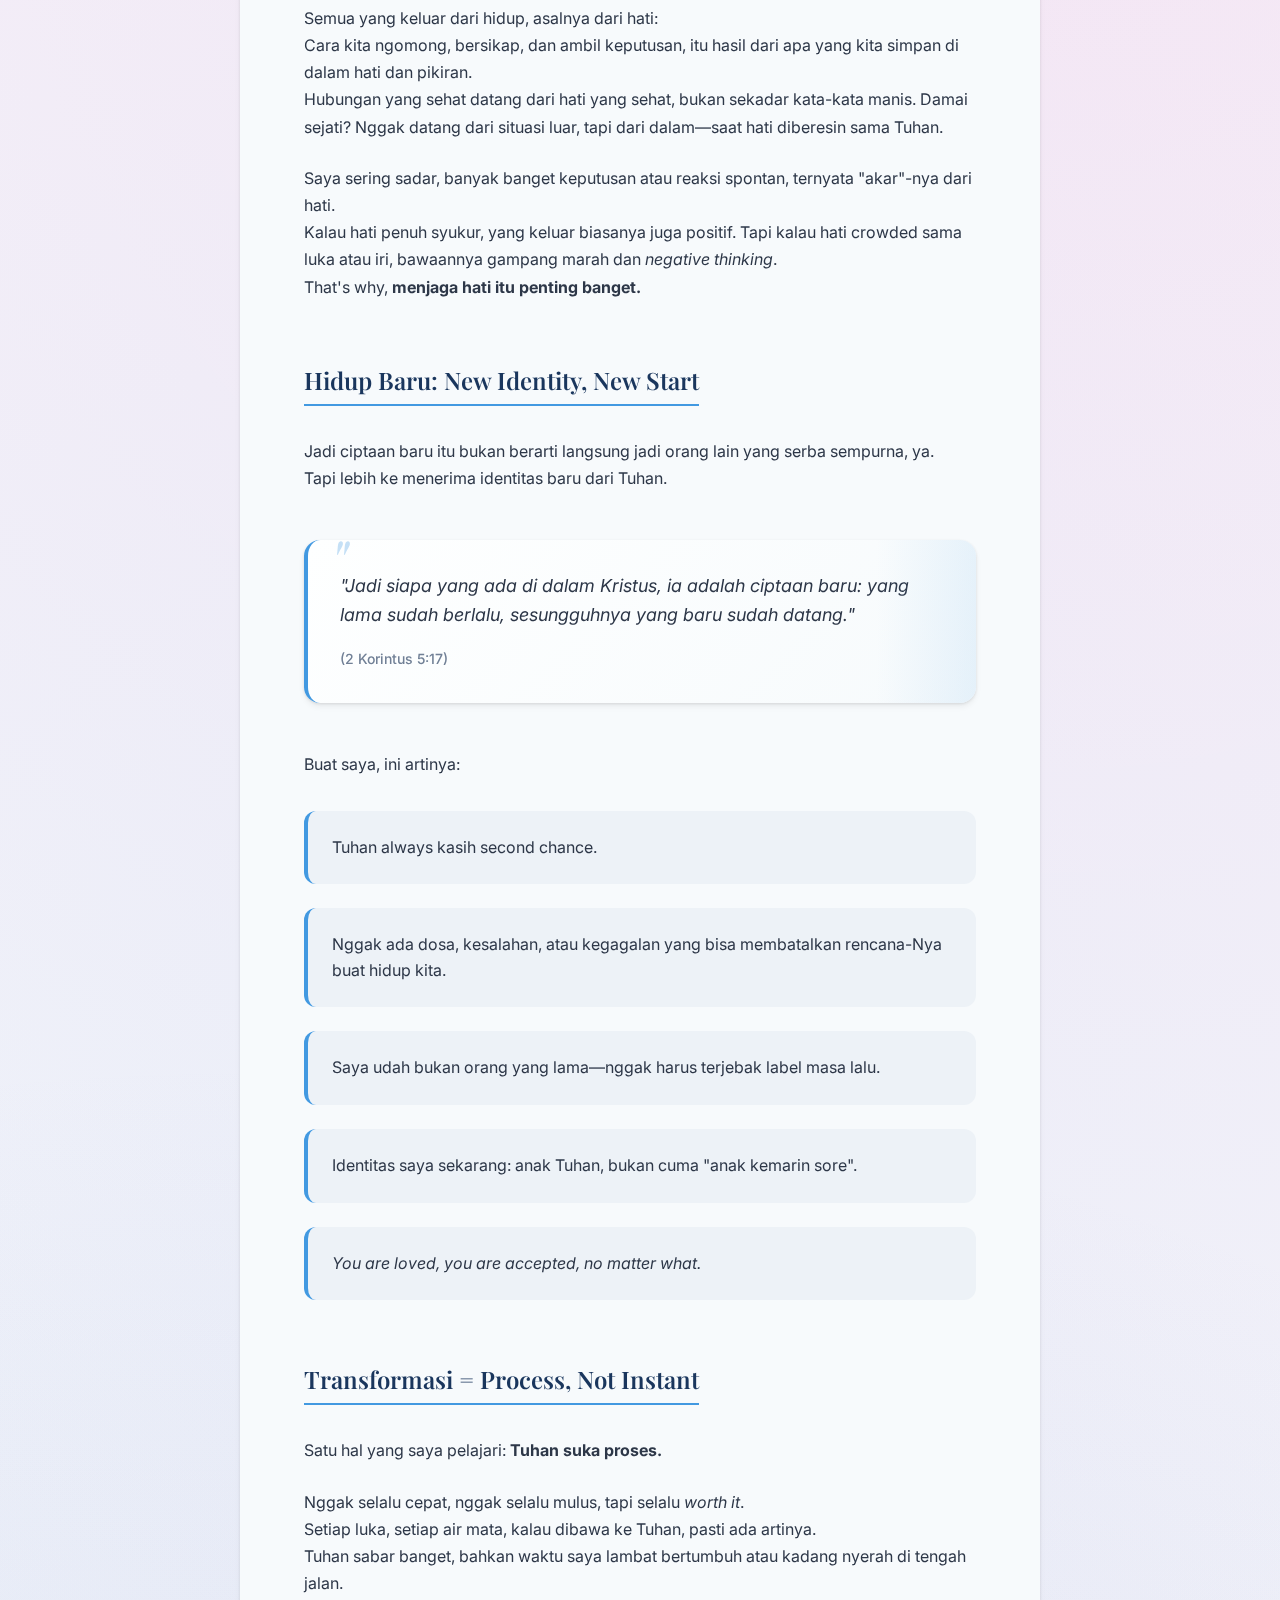
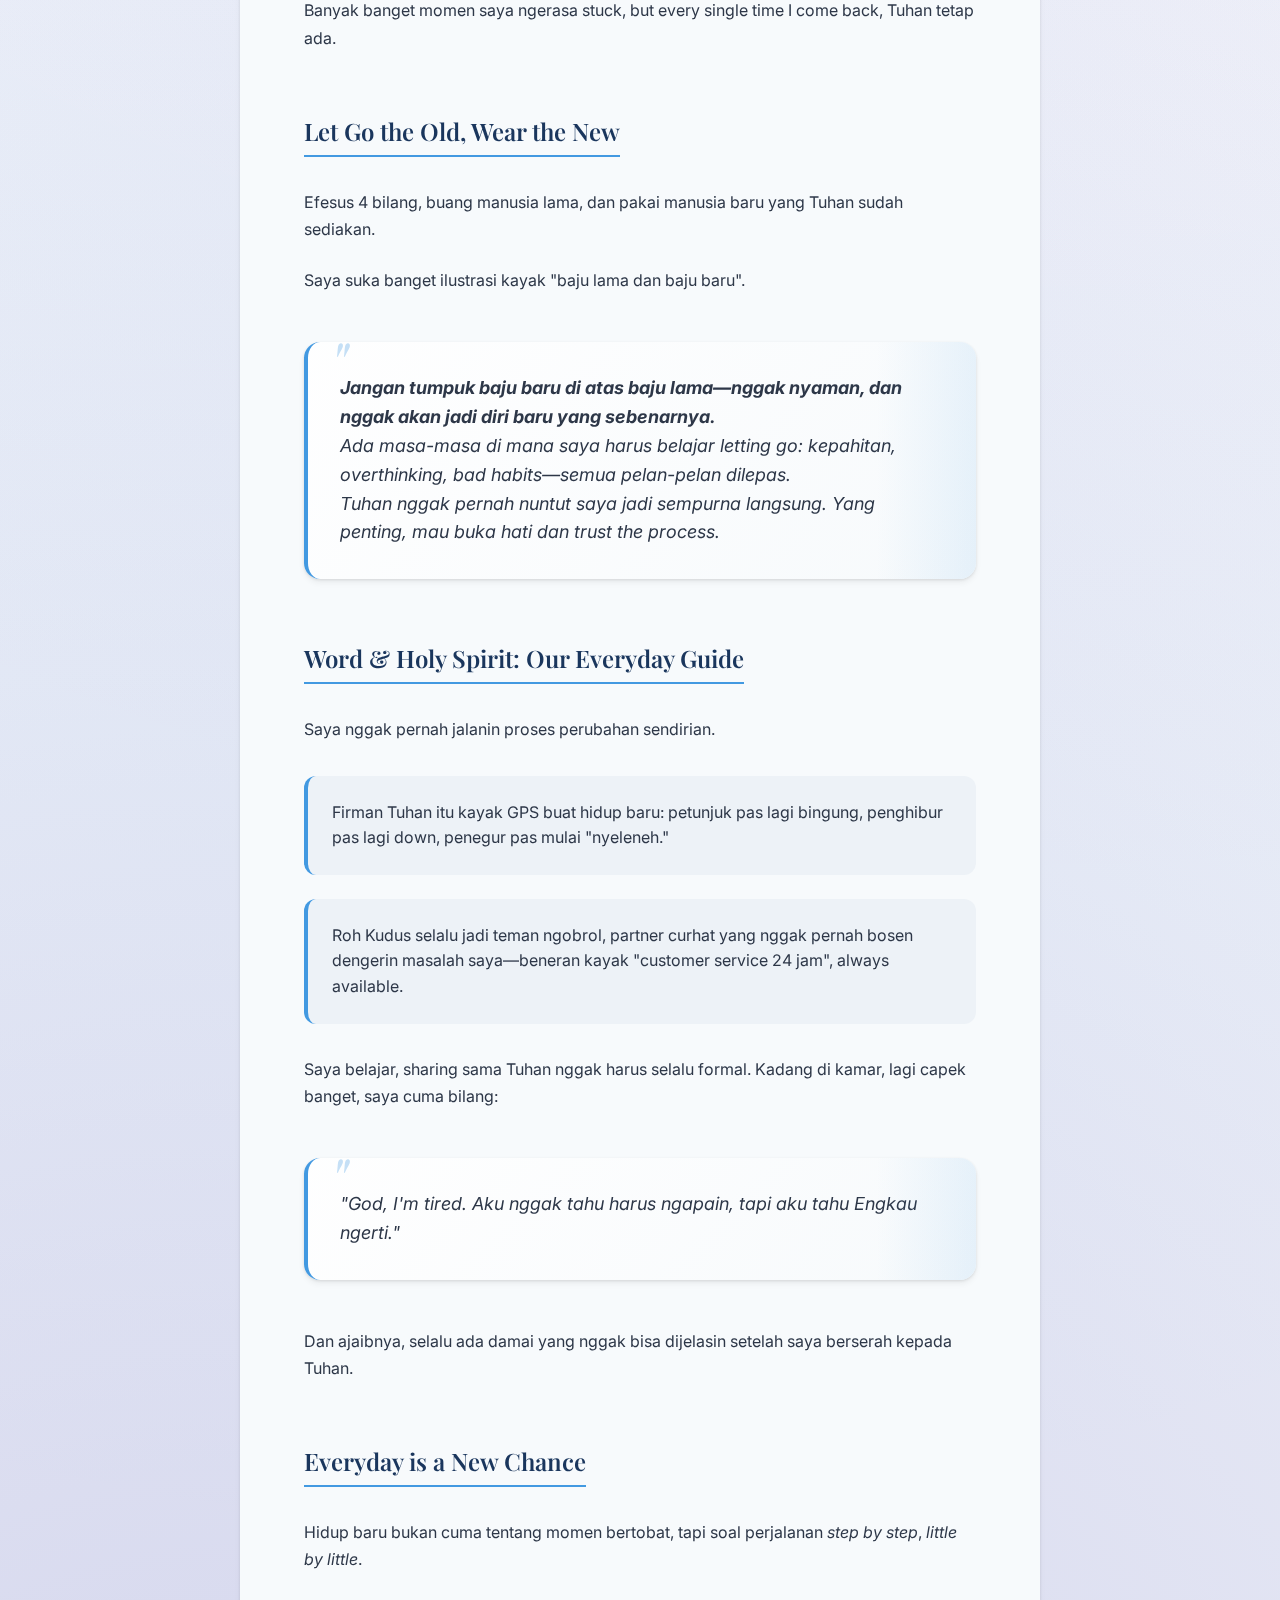
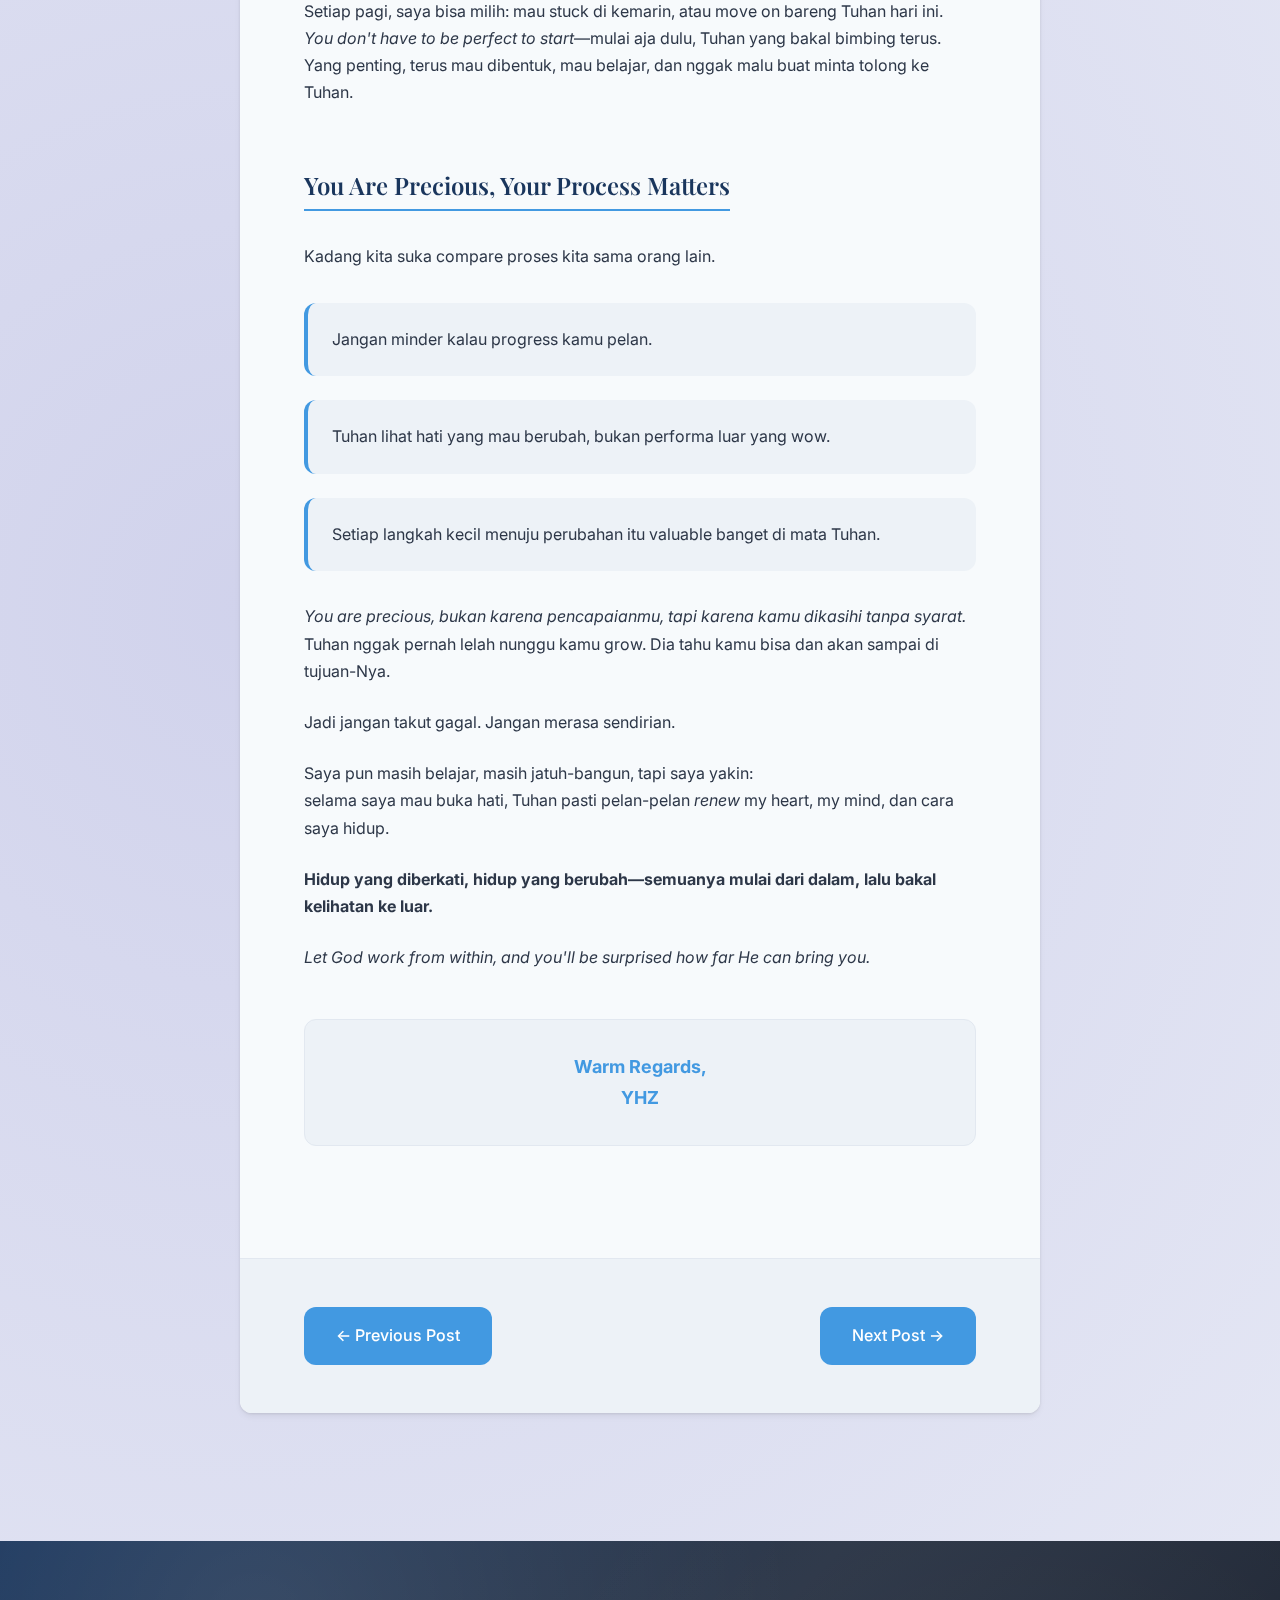
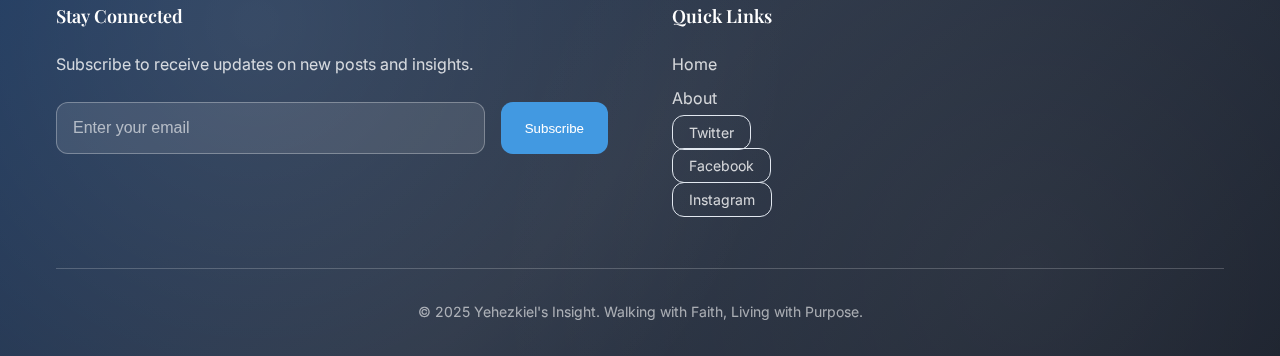
<file: posts/renewed-from-within.html>
<!DOCTYPE html>
<html lang="en">
<head>
    <meta charset="UTF-8">
    <meta name="viewport" content="width=device-width, initial-scale=1.0">
    <title>Renewed from Within: A New Life That Begins Inside - Yehezkiel's Insight</title>
    <meta name="description" content="True change starts from within. God wants to heal and renew our hearts first before transforming our external circumstances.">
    <link rel="preconnect" href="https://fonts.googleapis.com">
    <link rel="preconnect" href="https://fonts.gstatic.com" crossorigin>
    <link href="https://fonts.googleapis.com/css2?family=Inter:wght@300;400;500;600;700&family=Playfair+Display:wght@400;500;600;700&display=swap" rel="stylesheet">
    <link rel="stylesheet" href="../assets/css/main.css">
</head>
<body>
    <!-- Header -->
    <header class="header" id="header">
        <div class="container">
            <div class="header-content">
                <div class="logo">
                    <h1><a href="../index.html">Yehezkiel's Insight</a></h1>
                    <p class="tagline">Walking with Faith, Living with Purpose</p>
                </div>
                <nav class="nav">
                    <ul class="nav-list">
                        <li><a href="../index.html" class="nav-link">Home</a></li>
                        <li><a href="../about.html" class="nav-link">About</a></li>
                    </ul>
                </nav>
            </div>
        </div>
    </header>

    <!-- Main Content -->
    <main class="main">
        <div class="container">
            <article class="post-content">
                <header class="post-header">
                    <div class="post-meta">
                        <time datetime="2025-07-28">28 Juli 2025</time>
                    </div>
                    <h1 class="post-title">Renewed from Within: A New Life That Begins Inside</h1>
                </header>

                <div class="post-body">
                    <section class="post-section">
                        <p>Kadang kita suka mikir, <em>"Andai saja lingkungan saya berubah, pasti hidup saya juga lebih gampang."</em><br>
                        Akhirnya, kita sibuk ngerapihin hal-hal di luar—ganti gaya, upgrade skill, bahkan rajin upload sisi terbaik di social media. Honestly, itu semua nggak salah. Tapi kadang, setelah semua upaya itu, kita masih nemuin satu ruang kosong yang nggak bisa diisi dari luar.</p>

                        <p>Saya pernah juga, lho, ngejar yang namanya "perubahan" dengan cara memperbaiki penampilan, menjaga image, bahkan pura-pura happy di depan orang. <em>Deep down</em>, hati tetap penuh ragu, takut gagal, dan… ya, insecure. Sampai akhirnya saya mulai ngerti: <strong>Tuhan nggak cuma pengen perubahan luar—He wants to heal and renew our hearts first.</strong></p>
                    </section>

                    <section class="post-section">
                        <h2>Turning Point from Within</h2>
                        
                        <p>Waktu saya baca ulang kisah perempuan Samaria di Yohanes 4, saya benar-benar sadar:<br>
                        Perjumpaan sama Yesus itu bukan "magic moment" sekali lewat, tapi turning point yang merubah hidup dari dalam dulu.<br>
                        Dulu perempuan ini hidup penuh malu dan trauma, tapi waktu ketemu Yesus, dia dapat <em>hope</em>, <em>confidence</em>, bahkan jadi berani sharing ke banyak orang.</p>

                        <p>Kadang saya mikir, wow, Tuhan benar-benar nggak pernah anggap masa lalu kita sebagai <em>final chapter</em>.<br>
                        Di tangan Tuhan, <em>broken story</em> bisa banget berubah jadi <em>testimony</em>.</p>
                    </section>

                    <section class="post-section">
                        <h2>Perubahan Sejati Selalu Berawal dari Hati</h2>
                        
                        <p>Banyak orang pengen dunia di sekitarnya berubah dulu, baru mereka ikut berubah.<br>
                        Padahal, firman Tuhan simple banget:</p>

                        <blockquote class="quote">
                            <p><em>"Jagalah hatimu dengan segala kewaspadaan, karena dari situlah terpancar kehidupan."</em></p>
                            <cite>(Amsal 4:23)</cite>
                        </blockquote>

                        <p>Semua yang keluar dari hidup, asalnya dari hati:<br>
                        Cara kita ngomong, bersikap, dan ambil keputusan, itu hasil dari apa yang kita simpan di dalam hati dan pikiran.<br>
                        Hubungan yang sehat datang dari hati yang sehat, bukan sekadar kata-kata manis. Damai sejati? Nggak datang dari situasi luar, tapi dari dalam—saat hati diberesin sama Tuhan.</p>

                        <p>Saya sering sadar, banyak banget keputusan atau reaksi spontan, ternyata "akar"-nya dari hati.<br>
                        Kalau hati penuh syukur, yang keluar biasanya juga positif. Tapi kalau hati crowded sama luka atau iri, bawaannya gampang marah dan <em>negative thinking</em>.<br>
                        That's why, <strong>menjaga hati itu penting banget.</strong></p>
                    </section>

                    <section class="post-section">
                        <h2>Hidup Baru: New Identity, New Start</h2>
                        
                        <p>Jadi ciptaan baru itu bukan berarti langsung jadi orang lain yang serba sempurna, ya.<br>
                        Tapi lebih ke menerima identitas baru dari Tuhan.</p>

                        <blockquote class="quote">
                            <p><em>"Jadi siapa yang ada di dalam Kristus, ia adalah ciptaan baru: yang lama sudah berlalu, sesungguhnya yang baru sudah datang."</em></p>
                            <cite>(2 Korintus 5:17)</cite>
                        </blockquote>

                        <p>Buat saya, ini artinya:</p>
                        <ul class="affirmation-list">
                            <li>Tuhan always kasih second chance.</li>
                            <li>Nggak ada dosa, kesalahan, atau kegagalan yang bisa membatalkan rencana-Nya buat hidup kita.</li>
                            <li>Saya udah bukan orang yang lama—nggak harus terjebak label masa lalu.</li>
                            <li>Identitas saya sekarang: anak Tuhan, bukan cuma "anak kemarin sore".</li>
                            <li><em>You are loved, you are accepted, no matter what.</em></li>
                        </ul>
                    </section>

                    <section class="post-section">
                        <h2>Transformasi = Process, Not Instant</h2>
                        
                        <p>Satu hal yang saya pelajari: <strong>Tuhan suka proses.</strong></p>

                        <p>Nggak selalu cepat, nggak selalu mulus, tapi selalu <em>worth it</em>.<br>
                        Setiap luka, setiap air mata, kalau dibawa ke Tuhan, pasti ada artinya.<br>
                        Tuhan sabar banget, bahkan waktu saya lambat bertumbuh atau kadang nyerah di tengah jalan.<br>
                        Banyak banget momen saya ngerasa stuck, but every single time I come back, Tuhan tetap ada.</p>
                    </section>

                    <section class="post-section">
                        <h2>Let Go the Old, Wear the New</h2>
                        
                        <p>Efesus 4 bilang, buang manusia lama, dan pakai manusia baru yang Tuhan sudah sediakan.</p>

                        <p>Saya suka banget ilustrasi kayak "baju lama dan baju baru".</p>

                        <blockquote class="quote">
                            <p><strong>Jangan tumpuk baju baru di atas baju lama—nggak nyaman, dan nggak akan jadi diri baru yang sebenarnya.</strong><br>
                            Ada masa-masa di mana saya harus belajar letting go: kepahitan, overthinking, bad habits—semua pelan-pelan dilepas.<br>
                            Tuhan nggak pernah nuntut saya jadi sempurna langsung. Yang penting, mau buka hati dan trust the process.</p>
                        </blockquote>
                    </section>

                    <section class="post-section">
                        <h2>Word & Holy Spirit: Our Everyday Guide</h2>
                        
                        <p>Saya nggak pernah jalanin proses perubahan sendirian.</p>

                        <ul class="affirmation-list">
                            <li>Firman Tuhan itu kayak GPS buat hidup baru: petunjuk pas lagi bingung, penghibur pas lagi down, penegur pas mulai "nyeleneh."</li>
                            <li>Roh Kudus selalu jadi teman ngobrol, partner curhat yang nggak pernah bosen dengerin masalah saya—beneran kayak "customer service 24 jam", always available.</li>
                        </ul>

                        <p>Saya belajar, sharing sama Tuhan nggak harus selalu formal. Kadang di kamar, lagi capek banget, saya cuma bilang:</p>

                        <blockquote class="quote">
                            <p><em>"God, I'm tired. Aku nggak tahu harus ngapain, tapi aku tahu Engkau ngerti."</em></p>
                        </blockquote>

                        <p>Dan ajaibnya, selalu ada damai yang nggak bisa dijelasin setelah saya berserah kepada Tuhan.</p>
                    </section>

                    <section class="post-section">
                        <h2>Everyday is a New Chance</h2>
                        
                        <p>Hidup baru bukan cuma tentang momen bertobat, tapi soal perjalanan <em>step by step</em>, <em>little by little</em>.</p>

                        <p>Setiap pagi, saya bisa milih: mau stuck di kemarin, atau move on bareng Tuhan hari ini.<br>
                        <em>You don't have to be perfect to start</em>—mulai aja dulu, Tuhan yang bakal bimbing terus.<br>
                        Yang penting, terus mau dibentuk, mau belajar, dan nggak malu buat minta tolong ke Tuhan.</p>
                    </section>

                    <section class="post-section">
                        <h2>You Are Precious, Your Process Matters</h2>
                        
                        <p>Kadang kita suka compare proses kita sama orang lain.</p>

                        <ul class="affirmation-list">
                            <li>Jangan minder kalau progress kamu pelan.</li>
                            <li>Tuhan lihat hati yang mau berubah, bukan performa luar yang wow.</li>
                            <li>Setiap langkah kecil menuju perubahan itu valuable banget di mata Tuhan.</li>
                        </ul>

                        <p><em>You are precious, bukan karena pencapaianmu, tapi karena kamu dikasihi tanpa syarat.</em><br>
                        Tuhan nggak pernah lelah nunggu kamu grow. Dia tahu kamu bisa dan akan sampai di tujuan-Nya.</p>

                        <p>Jadi jangan takut gagal. Jangan merasa sendirian.</p>

                        <p>Saya pun masih belajar, masih jatuh-bangun, tapi saya yakin:<br>
                        selama saya mau buka hati, Tuhan pasti pelan-pelan <em>renew</em> my heart, my mind, dan cara saya hidup.</p>

                        <p><strong>Hidup yang diberkati, hidup yang berubah—semuanya mulai dari dalam, lalu bakal kelihatan ke luar.</strong></p>

                        <p><em>Let God work from within, and you'll be surprised how far He can bring you.</em></p>

                        <div class="post-signature">
                            <p><strong>Warm Regards,<br>YHZ</strong></p>
                        </div>
                    </section>
                </div>

                <footer class="post-footer">
                    <div class="post-navigation">
                        <a href="when-hurt-speaks.html" class="nav-button">← Previous Post</a>
                        <a href="heavens-standard-excellence.html" class="nav-button">Next Post →</a>
                    </div>
                </footer>
            </article>
        </div>
    </main>

    <!-- Footer -->
    <footer class="footer">
        <div class="container">
            <div class="footer-content">
                <div class="footer-section">
                    <h3 class="footer-title">Stay Connected</h3>
                    <p>Subscribe to receive updates on new posts and insights.</p>
                    <form class="subscription-form" id="subscriptionForm">
                        <div class="form-group">
                            <input type="email" id="emailInput" placeholder="Enter your email" class="email-input" required>
                            <button type="submit" class="subscribe-btn">Subscribe</button>
                        </div>
                    </form>
                </div>
                
                <div class="footer-section">
                    <h3 class="footer-title">Quick Links</h3>
                    <ul class="footer-links">
                        <li><a href="../index.html">Home</a></li>
                        <li><a href="../about.html">About</a></li>
                        <li><a href="#" class="social-link">Twitter</a></li>
                        <li><a href="#" class="social-link">Facebook</a></li>
                        <li><a href="#" class="social-link">Instagram</a></li>
                    </ul>
                </div>
            </div>
            
            <div class="footer-bottom">
                <p>&copy; 2025 Yehezkiel's Insight. Walking with Faith, Living with Purpose.</p>
            </div>
        </div>
    </footer>

    <script src="../assets/js/main.js"></script>
</body>
</html>
</file>
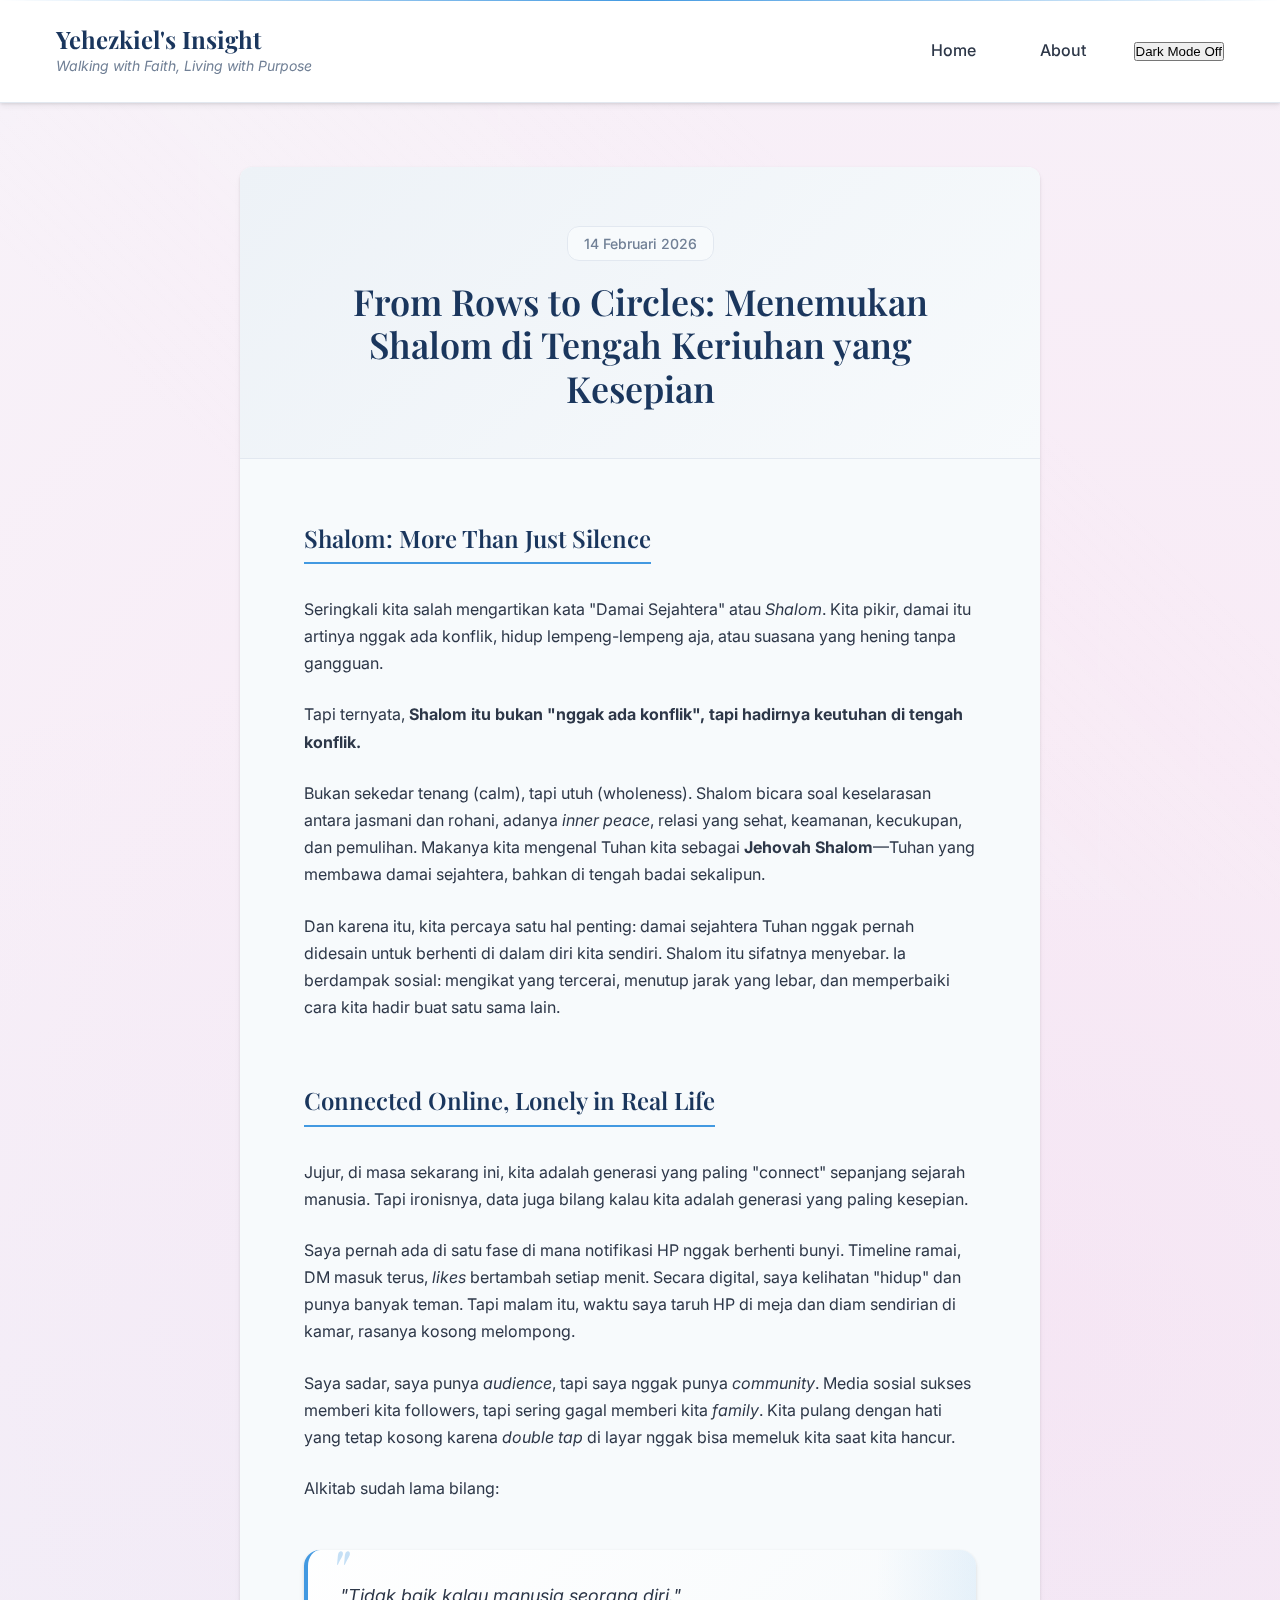
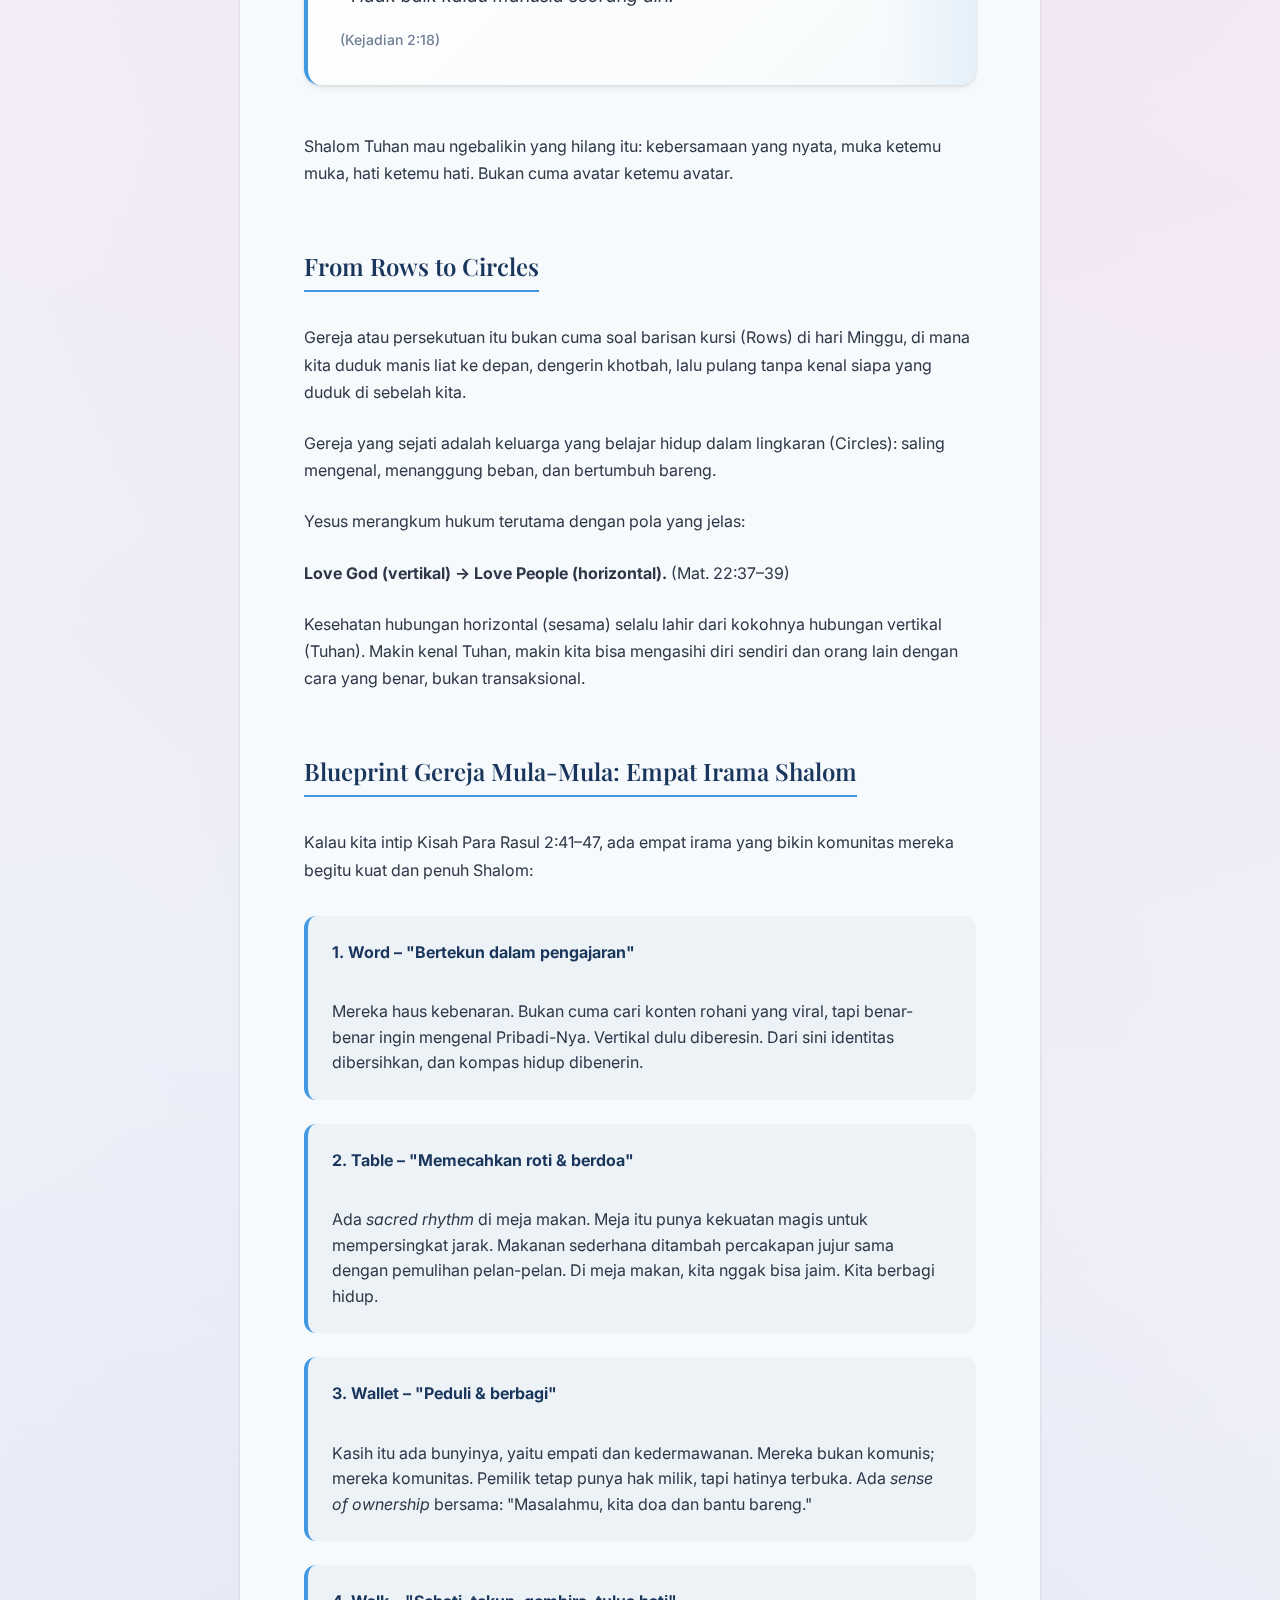
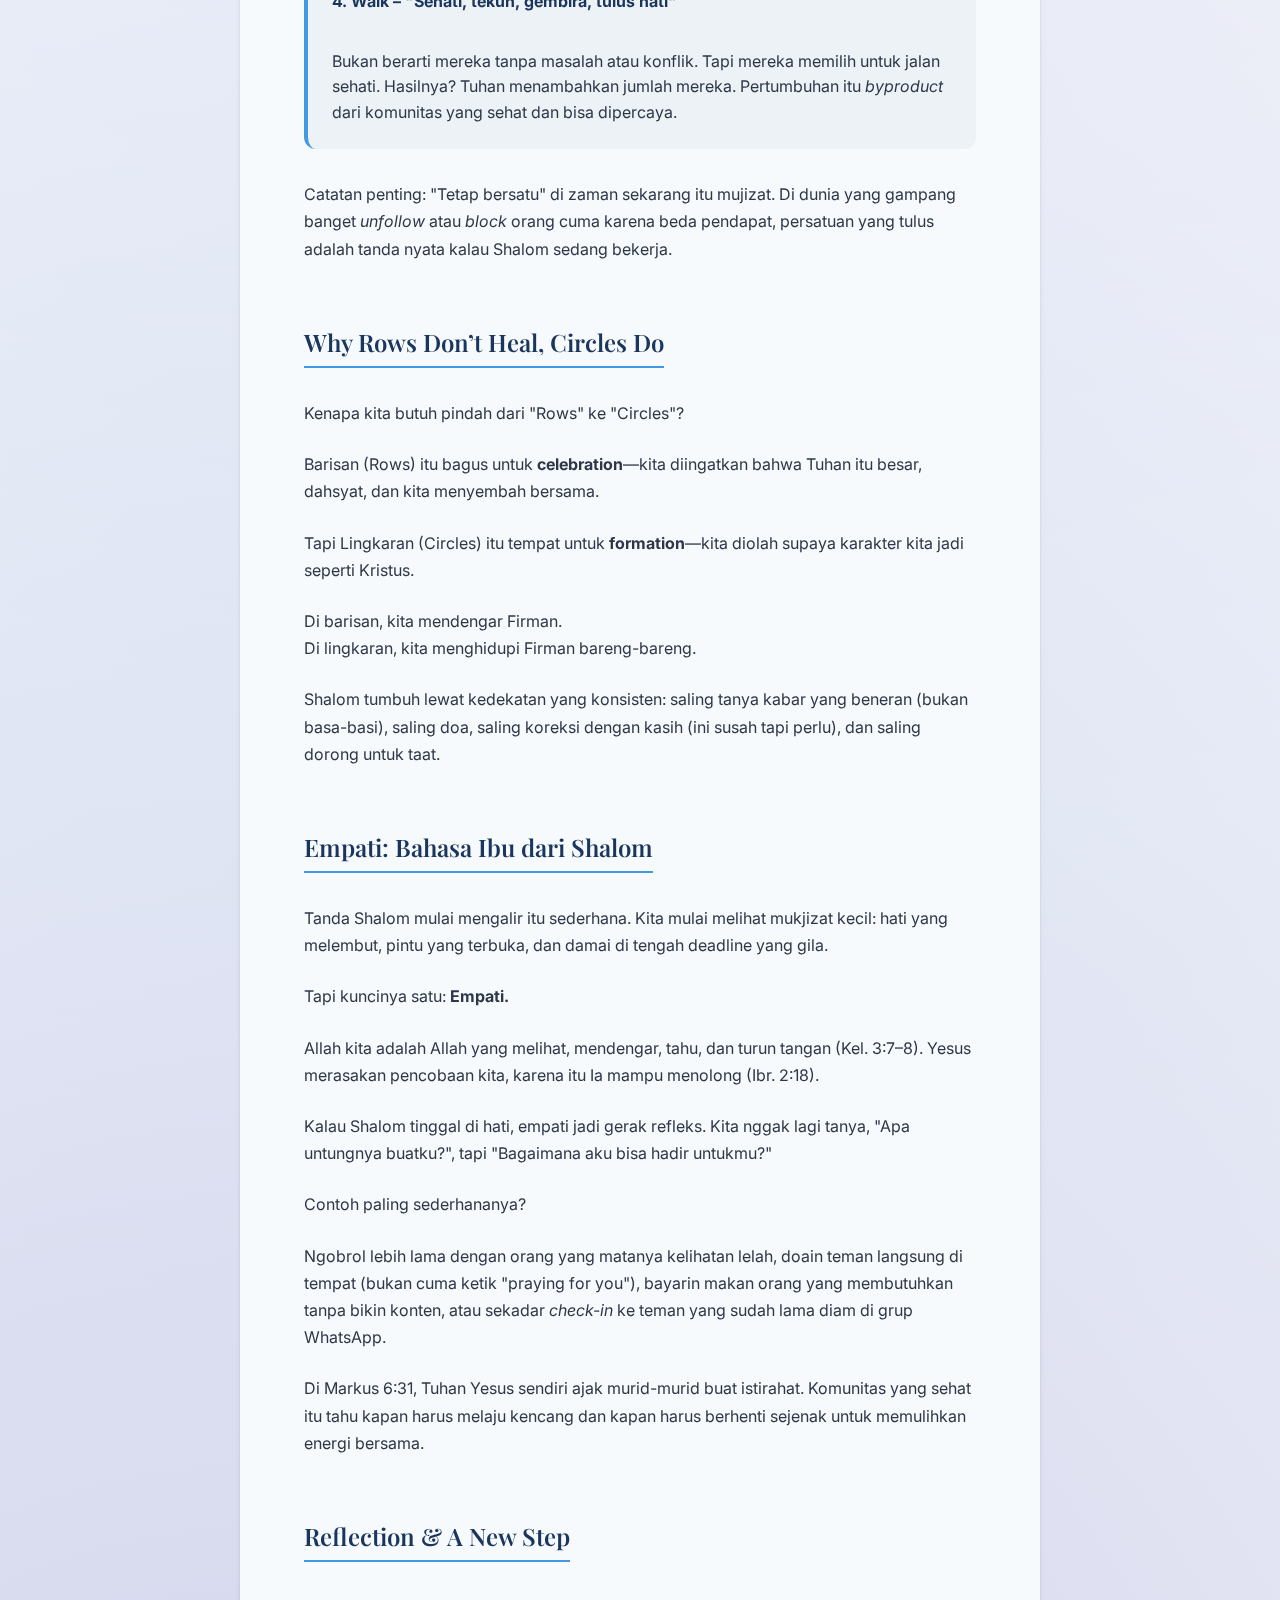
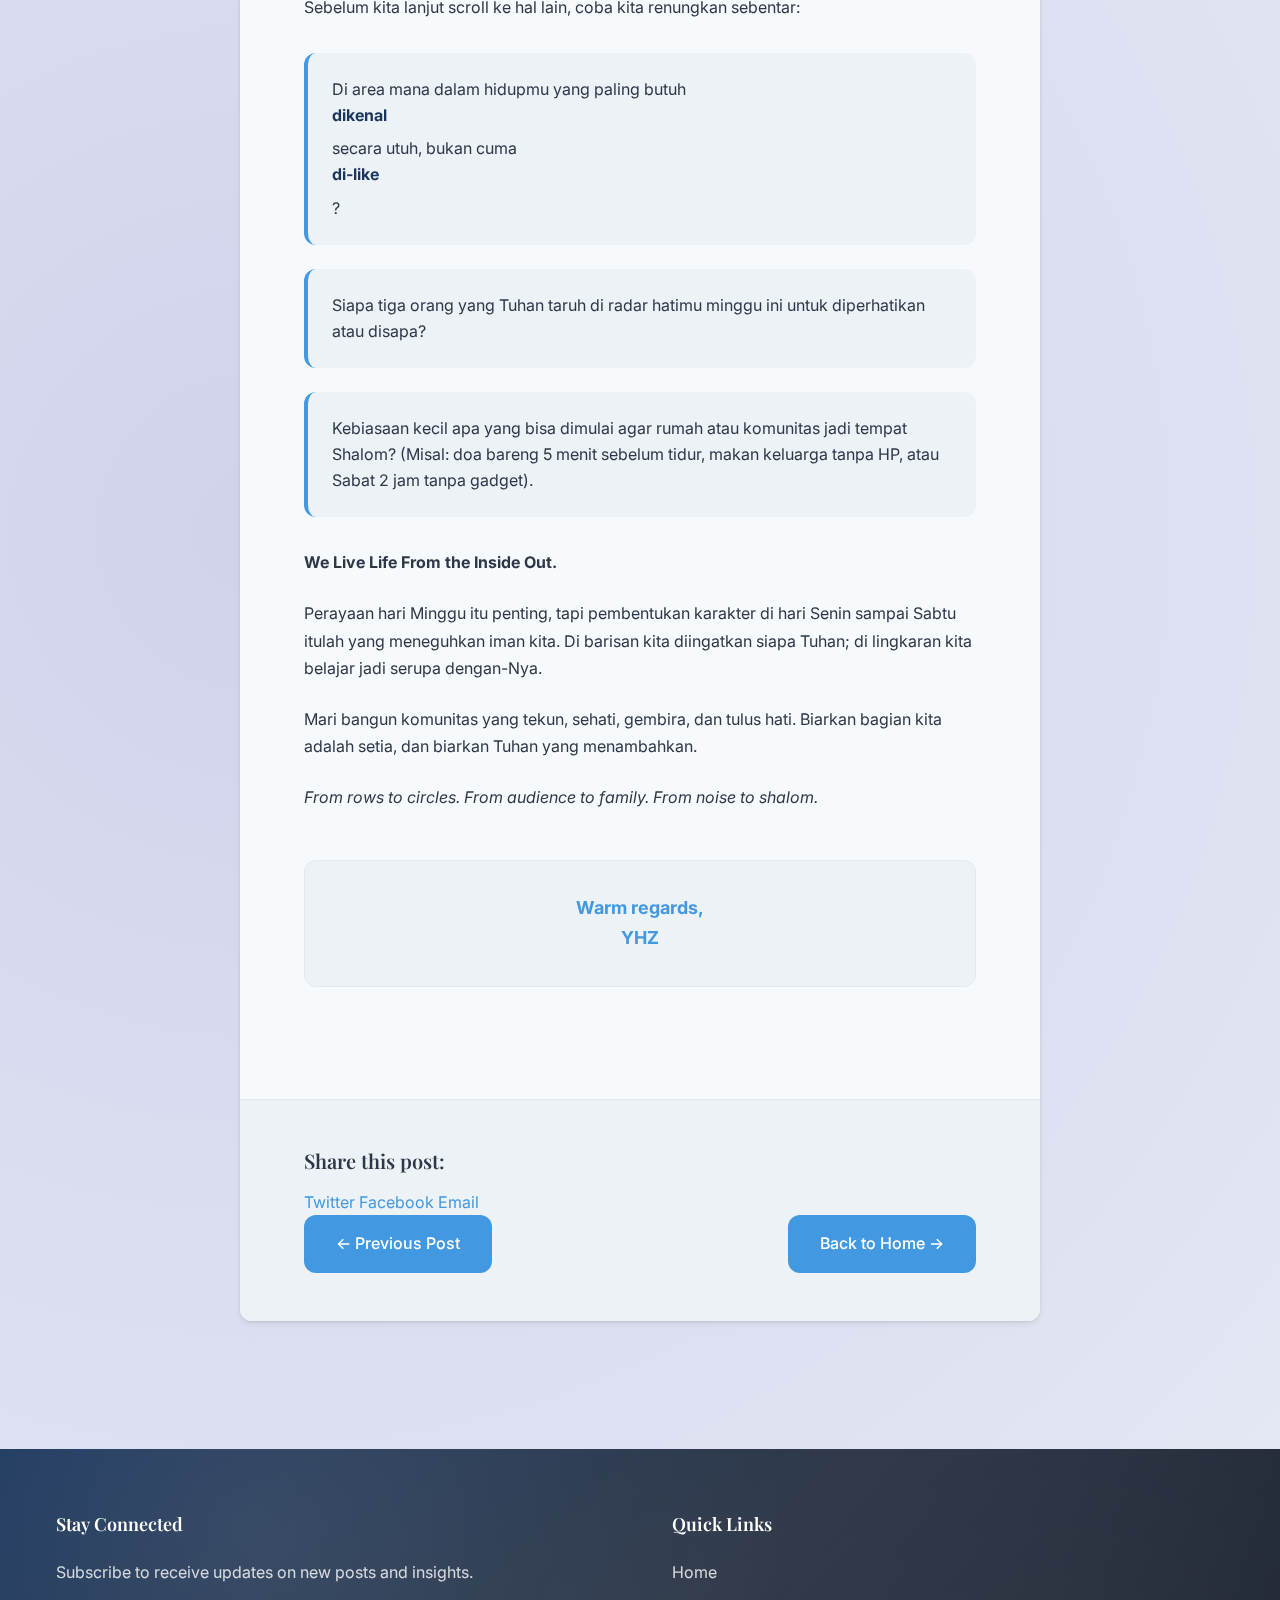
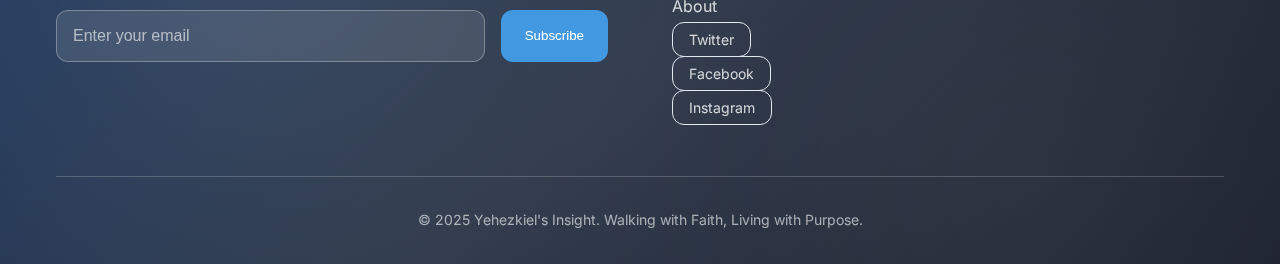
<file: posts/rows-to-circles.html>
<!DOCTYPE html>
<html lang="en">
<head>
    <meta charset="UTF-8">
    <meta name="viewport" content="width=device-width, initial-scale=1.0">
    <title>From Rows to Circles: Menemukan Shalom di Tengah Keriuhan yang Kesepian - Yehezkiel's Insight</title>
    <meta name="description" content="Shalom bukan sekadar tenang, tapi utuh. Temukan bagaimana kita bergerak dari sekadar barisan penonton menjadi lingkaran keluarga yang saling memulihkan.">
    <link rel="preconnect" href="https://fonts.googleapis.com">
    <link rel="preconnect" href="https://fonts.gstatic.com" crossorigin>
    <link href="https://fonts.googleapis.com/css2?family=Inter:wght@300;400;500;600;700&family=Playfair+Display:wght@400;500;600;700&display=swap" rel="stylesheet">
    <link rel="stylesheet" href="../assets/css/main.css">
</head>
<body>
    <header class="header" id="header">
        <div class="container">
            <div class="header-content">
                <div class="logo">
                    <h1><a href="../index.html">Yehezkiel's Insight</a></h1>
                    <p class="tagline">Walking with Faith, Living with Purpose</p>
                </div>
                <nav class="nav">
                    <ul class="nav-list">
                        <li><a href="../index.html" class="nav-link">Home</a></li>
                        <li><a href="../about.html" class="nav-link">About</a></li>
                        <li><button id="darkModeToggle" class="dark-mode-toggle">Dark Mode Off</button></li>
                    </ul>
                </nav>
            </div>
        </div>
    </header>

    <main class="main">
        <div class="container">
            <article class="post-content">
                <header class="post-header">
                    <div class="post-meta">
                        <time datetime="2026-02-14">14 Februari 2026</time>
                    </div>
                    <h1 class="post-title">From Rows to Circles: Menemukan Shalom di Tengah Keriuhan yang Kesepian</h1>
                </header>

                <div class="post-body">
                    <section class="post-section">
                        <h2>Shalom: More Than Just Silence</h2>
                        
                        <p>Seringkali kita salah mengartikan kata "Damai Sejahtera" atau <em>Shalom</em>. Kita pikir, damai itu artinya nggak ada konflik, hidup lempeng-lempeng aja, atau suasana yang hening tanpa gangguan.</p>

                        <p>Tapi ternyata, <strong>Shalom itu bukan "nggak ada konflik", tapi hadirnya keutuhan di tengah konflik.</strong></p>

                        <p>Bukan sekedar tenang (calm), tapi utuh (wholeness). Shalom bicara soal keselarasan antara jasmani dan rohani, adanya <em>inner peace</em>, relasi yang sehat, keamanan, kecukupan, dan pemulihan. Makanya kita mengenal Tuhan kita sebagai <strong>Jehovah Shalom</strong>—Tuhan yang membawa damai sejahtera, bahkan di tengah badai sekalipun.</p>

                        <p>Dan karena itu, kita percaya satu hal penting: damai sejahtera Tuhan nggak pernah didesain untuk berhenti di dalam diri kita sendiri. Shalom itu sifatnya menyebar. Ia berdampak sosial: mengikat yang tercerai, menutup jarak yang lebar, dan memperbaiki cara kita hadir buat satu sama lain.</p>
                    </section>

                    <section class="post-section">
                        <h2>Connected Online, Lonely in Real Life</h2>
                        
                        <p>Jujur, di masa sekarang ini, kita adalah generasi yang paling "connect" sepanjang sejarah manusia. Tapi ironisnya, data juga bilang kalau kita adalah generasi yang paling kesepian.</p>

                        <p>Saya pernah ada di satu fase di mana notifikasi HP nggak berhenti bunyi. Timeline ramai, DM masuk terus, <em>likes</em> bertambah setiap menit. Secara digital, saya kelihatan "hidup" dan punya banyak teman. Tapi malam itu, waktu saya taruh HP di meja dan diam sendirian di kamar, rasanya kosong melompong.</p>
                        
                        <p>Saya sadar, saya punya <em>audience</em>, tapi saya nggak punya <em>community</em>. Media sosial sukses memberi kita followers, tapi sering gagal memberi kita <em>family</em>. Kita pulang dengan hati yang tetap kosong karena <em>double tap</em> di layar nggak bisa memeluk kita saat kita hancur.</p>

                        <p>Alkitab sudah lama bilang:</p>
                        <blockquote class="quote">
                            <p>"Tidak baik kalau manusia seorang diri."</p>
                            <cite>(Kejadian 2:18)</cite>
                        </blockquote>

                        <p>Shalom Tuhan mau ngebalikin yang hilang itu: kebersamaan yang nyata, muka ketemu muka, hati ketemu hati. Bukan cuma avatar ketemu avatar.</p>
                    </section>

                    <section class="post-section">
                        <h2>From Rows to Circles</h2>
                        
                        <p>Gereja atau persekutuan itu bukan cuma soal barisan kursi (Rows) di hari Minggu, di mana kita duduk manis liat ke depan, dengerin khotbah, lalu pulang tanpa kenal siapa yang duduk di sebelah kita.</p>

                        <p>Gereja yang sejati adalah keluarga yang belajar hidup dalam lingkaran (Circles): saling mengenal, menanggung beban, dan bertumbuh bareng.</p>

                        <p>Yesus merangkum hukum terutama dengan pola yang jelas:</p>
                        <p><strong>Love God (vertikal) → Love People (horizontal).</strong> (Mat. 22:37–39)</p>

                        <p>Kesehatan hubungan horizontal (sesama) selalu lahir dari kokohnya hubungan vertikal (Tuhan). Makin kenal Tuhan, makin kita bisa mengasihi diri sendiri dan orang lain dengan cara yang benar, bukan transaksional.</p>
                    </section>

                    <section class="post-section">
                        <h2>Blueprint Gereja Mula-Mula: Empat Irama Shalom</h2>
                        
                        <p>Kalau kita intip Kisah Para Rasul 2:41–47, ada empat irama yang bikin komunitas mereka begitu kuat dan penuh Shalom:</p>

                        <ul class="affirmation-list">
                            <li><strong>1. Word – "Bertekun dalam pengajaran"</strong><br>
                            Mereka haus kebenaran. Bukan cuma cari konten rohani yang viral, tapi benar-benar ingin mengenal Pribadi-Nya. Vertikal dulu diberesin. Dari sini identitas dibersihkan, dan kompas hidup dibenerin.</li>
                            
                            <li><strong>2. Table – "Memecahkan roti & berdoa"</strong><br>
                            Ada <em>sacred rhythm</em> di meja makan. Meja itu punya kekuatan magis untuk mempersingkat jarak. Makanan sederhana ditambah percakapan jujur sama dengan pemulihan pelan-pelan. Di meja makan, kita nggak bisa jaim. Kita berbagi hidup.</li>
                            
                            <li><strong>3. Wallet – "Peduli & berbagi"</strong><br>
                            Kasih itu ada bunyinya, yaitu empati dan kedermawanan. Mereka bukan komunis; mereka komunitas. Pemilik tetap punya hak milik, tapi hatinya terbuka. Ada <em>sense of ownership</em> bersama: "Masalahmu, kita doa dan bantu bareng."</li>
                            
                            <li><strong>4. Walk – "Sehati, tekun, gembira, tulus hati"</strong><br>
                            Bukan berarti mereka tanpa masalah atau konflik. Tapi mereka memilih untuk jalan sehati. Hasilnya? Tuhan menambahkan jumlah mereka. Pertumbuhan itu <em>byproduct</em> dari komunitas yang sehat dan bisa dipercaya.</li>
                        </ul>

                        <p>Catatan penting: "Tetap bersatu" di zaman sekarang itu mujizat. Di dunia yang gampang banget <em>unfollow</em> atau <em>block</em> orang cuma karena beda pendapat, persatuan yang tulus adalah tanda nyata kalau Shalom sedang bekerja.</p>
                    </section>

                    <section class="post-section">
                        <h2>Why Rows Don’t Heal, Circles Do</h2>
                        
                        <p>Kenapa kita butuh pindah dari "Rows" ke "Circles"?</p>

                        <p>Barisan (Rows) itu bagus untuk <strong>celebration</strong>—kita diingatkan bahwa Tuhan itu besar, dahsyat, dan kita menyembah bersama.</p>

                        <p>Tapi Lingkaran (Circles) itu tempat untuk <strong>formation</strong>—kita diolah supaya karakter kita jadi seperti Kristus.</p>
                        
                        <p>Di barisan, kita mendengar Firman.<br>
                        Di lingkaran, kita menghidupi Firman bareng-bareng.</p>

                        <p>Shalom tumbuh lewat kedekatan yang konsisten: saling tanya kabar yang beneran (bukan basa-basi), saling doa, saling koreksi dengan kasih (ini susah tapi perlu), dan saling dorong untuk taat.</p>
                    </section>

                    <section class="post-section">
                        <h2>Empati: Bahasa Ibu dari Shalom</h2>
                        
                        <p>Tanda Shalom mulai mengalir itu sederhana. Kita mulai melihat mukjizat kecil: hati yang melembut, pintu yang terbuka, dan damai di tengah deadline yang gila.</p>

                        <p>Tapi kuncinya satu: <strong>Empati.</strong></p>
                        
                        <p>Allah kita adalah Allah yang melihat, mendengar, tahu, dan turun tangan (Kel. 3:7–8). Yesus merasakan pencobaan kita, karena itu Ia mampu menolong (Ibr. 2:18).</p>

                        <p>Kalau Shalom tinggal di hati, empati jadi gerak refleks. Kita nggak lagi tanya, "Apa untungnya buatku?", tapi "Bagaimana aku bisa hadir untukmu?"</p>

                        <p>Contoh paling sederhananya?</p>
                        <p>Ngobrol lebih lama dengan orang yang matanya kelihatan lelah, doain teman langsung di tempat (bukan cuma ketik "praying for you"), bayarin makan orang yang membutuhkan tanpa bikin konten, atau sekadar <em>check-in</em> ke teman yang sudah lama diam di grup WhatsApp.</p>

                        <p>Di Markus 6:31, Tuhan Yesus sendiri ajak murid-murid buat istirahat. Komunitas yang sehat itu tahu kapan harus melaju kencang dan kapan harus berhenti sejenak untuk memulihkan energi bersama.</p>
                    </section>

                    <section class="post-section">
                        <h2>Reflection & A New Step</h2>
                        
                        <p>Sebelum kita lanjut scroll ke hal lain, coba kita renungkan sebentar:</p>

                        <ul class="affirmation-list">
                            <li>Di area mana dalam hidupmu yang paling butuh <strong>dikenal</strong> secara utuh, bukan cuma <strong>di-like</strong>?</li>
                            <li>Siapa tiga orang yang Tuhan taruh di radar hatimu minggu ini untuk diperhatikan atau disapa?</li>
                            <li>Kebiasaan kecil apa yang bisa dimulai agar rumah atau komunitas jadi tempat Shalom? (Misal: doa bareng 5 menit sebelum tidur, makan keluarga tanpa HP, atau Sabat 2 jam tanpa gadget).</li>
                        </ul>

                        <p><strong>We Live Life From the Inside Out.</strong></p>
                        
                        <p>Perayaan hari Minggu itu penting, tapi pembentukan karakter di hari Senin sampai Sabtu itulah yang meneguhkan iman kita. Di barisan kita diingatkan siapa Tuhan; di lingkaran kita belajar jadi serupa dengan-Nya.</p>

                        <p>Mari bangun komunitas yang tekun, sehati, gembira, dan tulus hati. Biarkan bagian kita adalah setia, dan biarkan Tuhan yang menambahkan.</p>

                        <p><em>From rows to circles. From audience to family. From noise to shalom.</em></p>

                        <div class="post-signature">
                            <p><strong>Warm regards,<br>YHZ</strong></p>
                        </div>
                    </section>
                </div>

                <footer class="post-footer">
                    <div class="share-links">
                        <h4>Share this post:</h4>
                        <a href="https://twitter.com/intent/tweet?text=From Rows to Circles: Menemukan Shalom di Tengah Keriuhan&url=" class="share-link">Twitter</a>
                        <a href="https://www.facebook.com/sharer/sharer.php?u=" class="share-link">Facebook</a>
                        <a href="mailto:?subject=From Rows to Circles&body=Check out this post about finding community:" class="share-link">Email</a>
                    </div>
                    <div class="post-navigation">
                        <a href="Life on Purpose_ More Than Just Existing" class="nav-button">← Previous Post</a>
                        <a href="../index.html" class="nav-button">Back to Home →</a>
                    </div>
                </footer>
            </article>
        </div>
    </main>

    <footer class="footer">
        <div class="container">
            <div class="footer-content">
                <div class="footer-section">
                    <h3 class="footer-title">Stay Connected</h3>
                    <p>Subscribe to receive updates on new posts and insights.</p>
                    <form class="subscription-form" id="subscriptionForm">
                        <div class="form-group">
                            <input type="email" id="emailInput" placeholder="Enter your email" class="email-input" required>
                            <button type="submit" class="subscribe-btn">Subscribe</button>
                        </div>
                    </form>
                </div>
                
                <div class="footer-section">
                    <h3 class="footer-title">Quick Links</h3>
                    <ul class="footer-links">
                        <li><a href="../index.html">Home</a></li>
                        <li><a href="../about.html">About</a></li>
                        <li><a href="#" class="social-link">Twitter</a></li>
                        <li><a href="#" class="social-link">Facebook</a></li>
                        <li><a href="https://www.instagram.com/yhzrio?igsh=dnE0amZlZWlhOXYy&utm_source=qr" class="social-link" target="_blank" rel="noopener noreferrer">Instagram</a></li>
                    </ul>
                </div>
            </div>
            
            <div class="footer-bottom">
                <p>&copy; 2025 Yehezkiel's Insight. Walking with Faith, Living with Purpose.</p>
            </div>
        </div>
    </footer>

    <script src="../assets/js/main.js"></script>
</body>
</html>
</file>
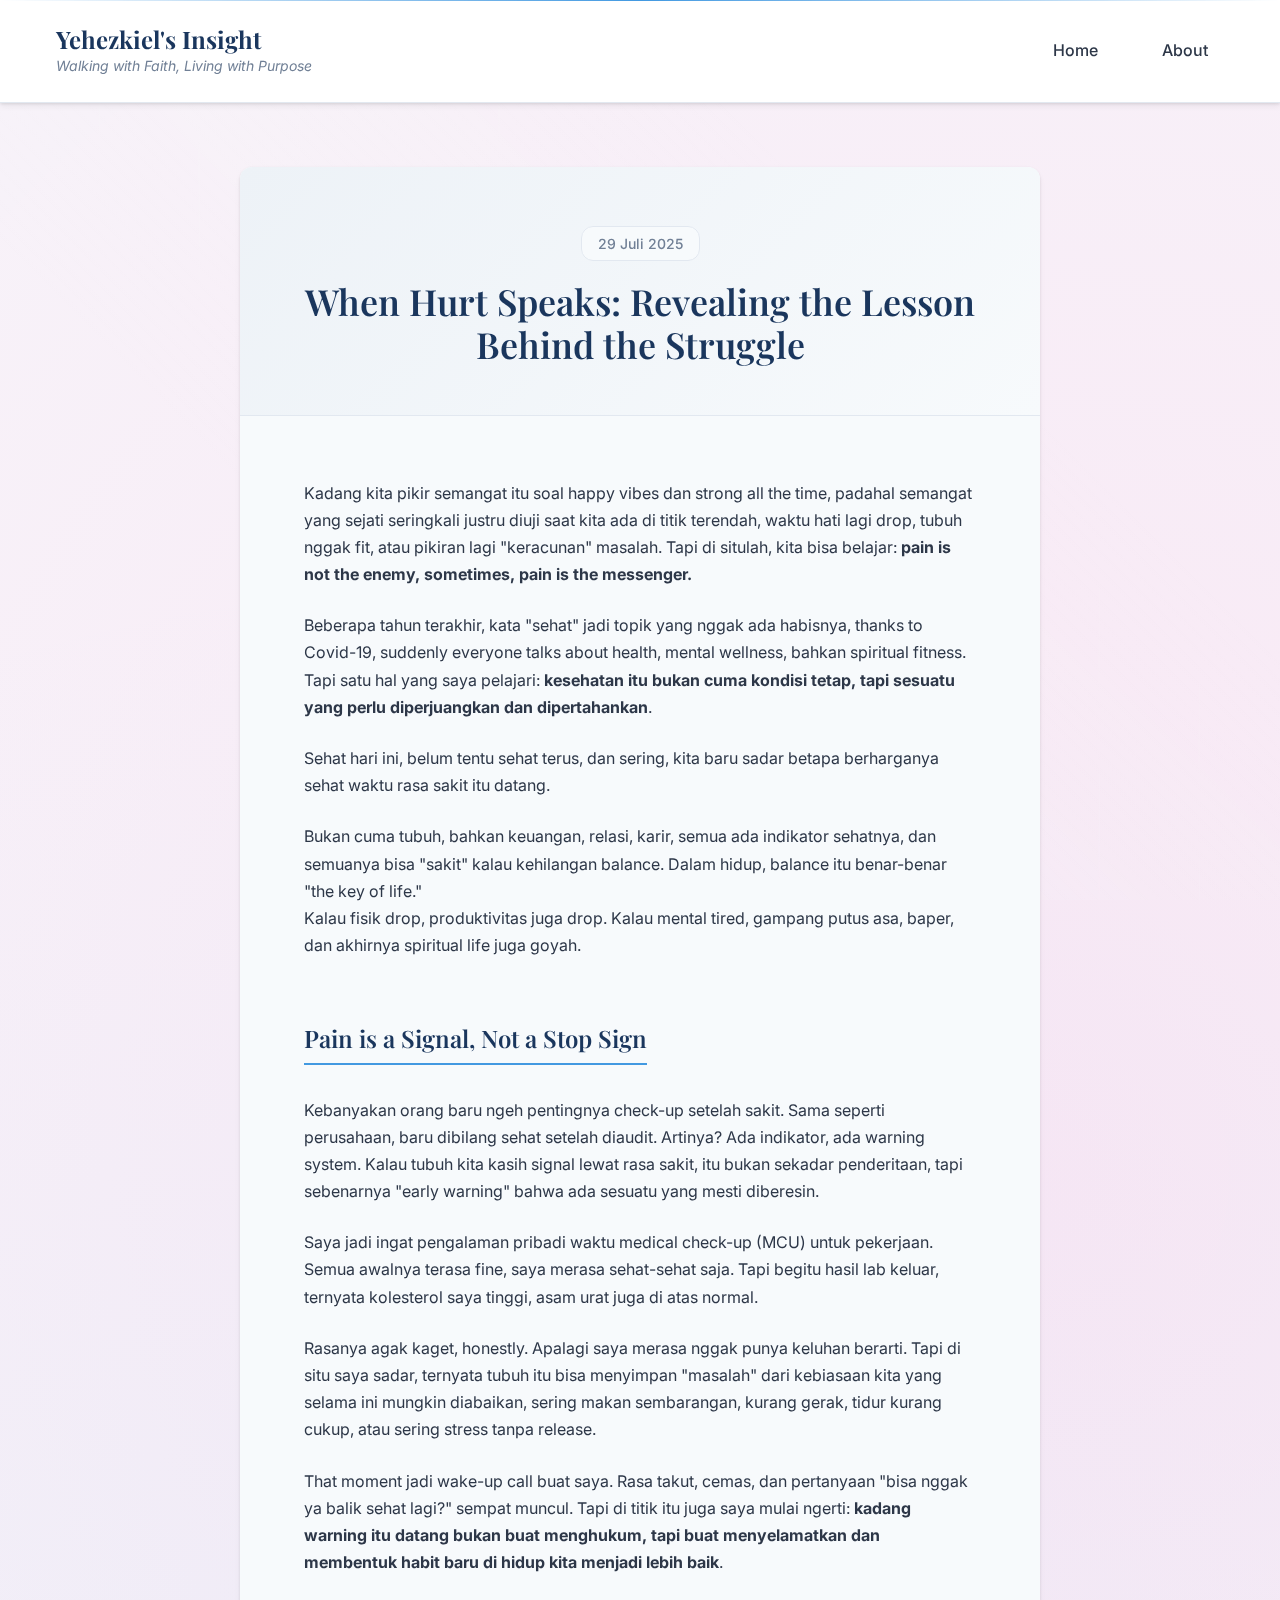
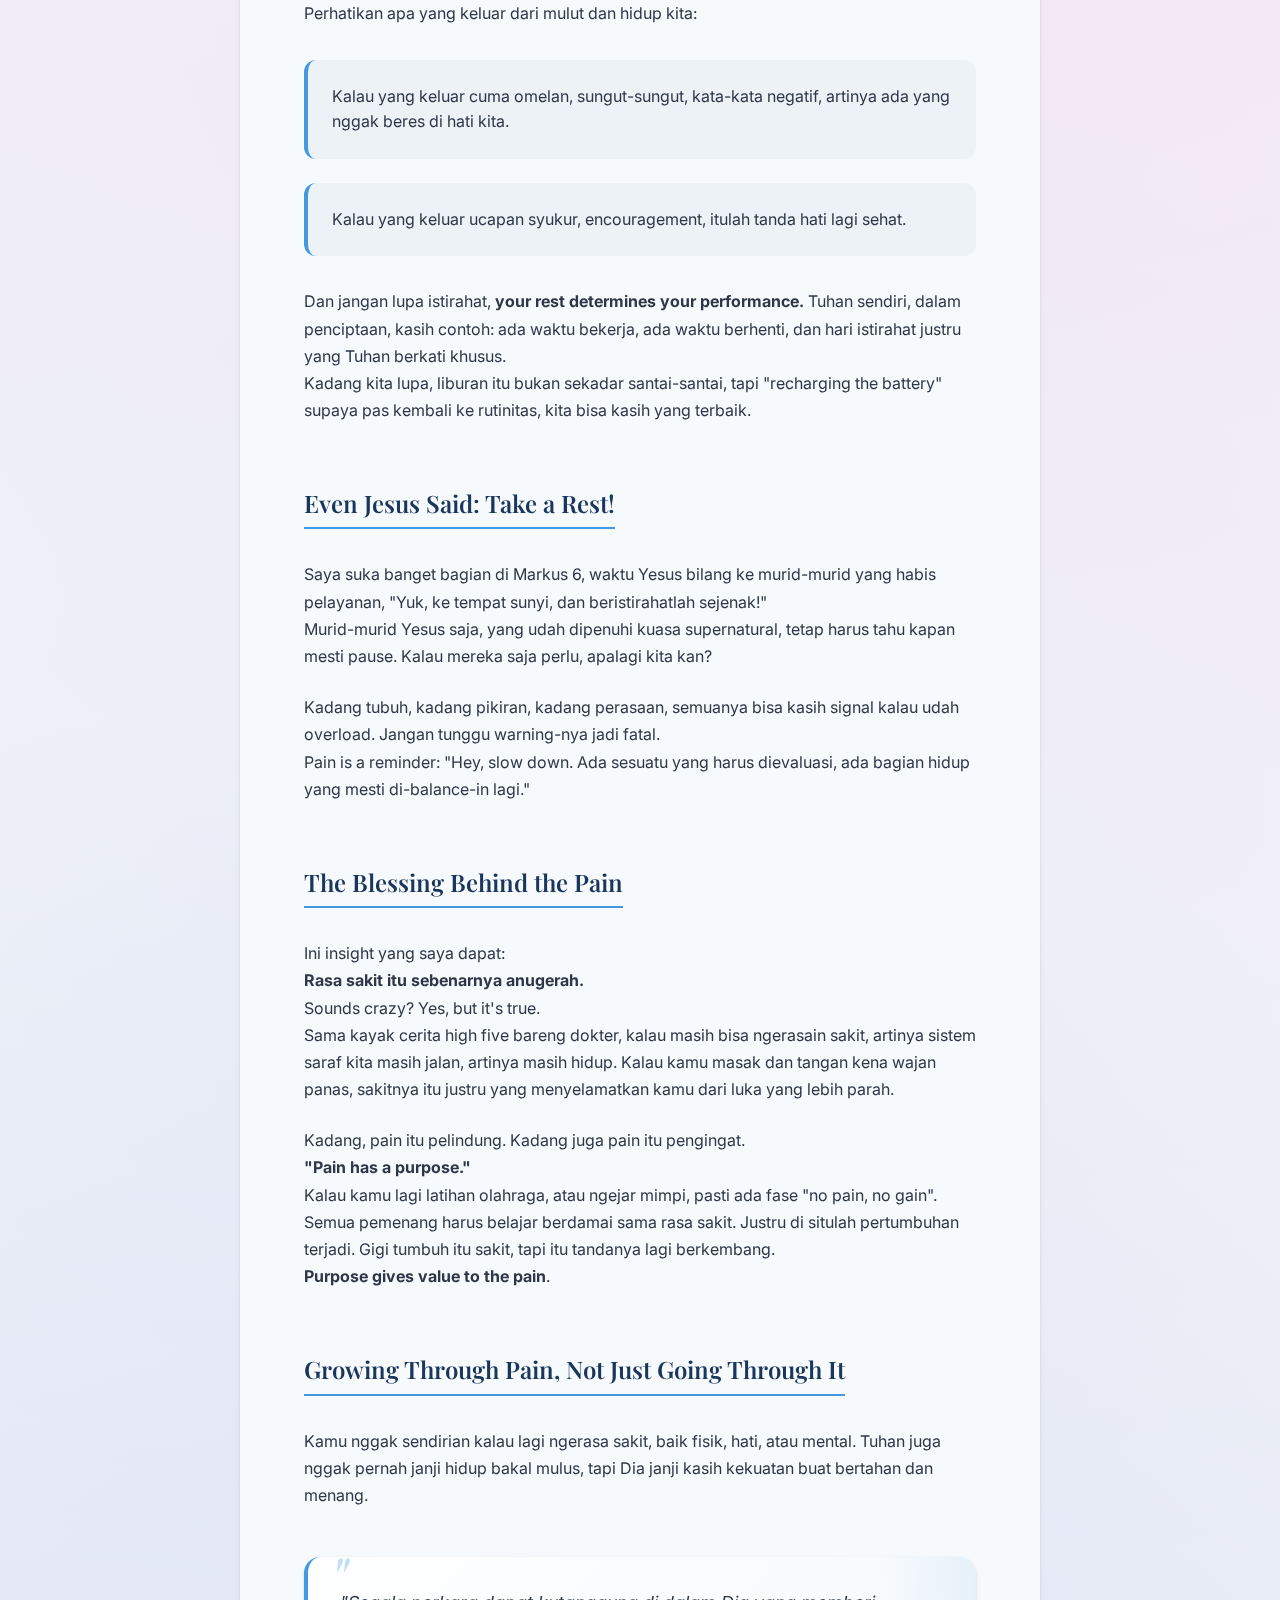
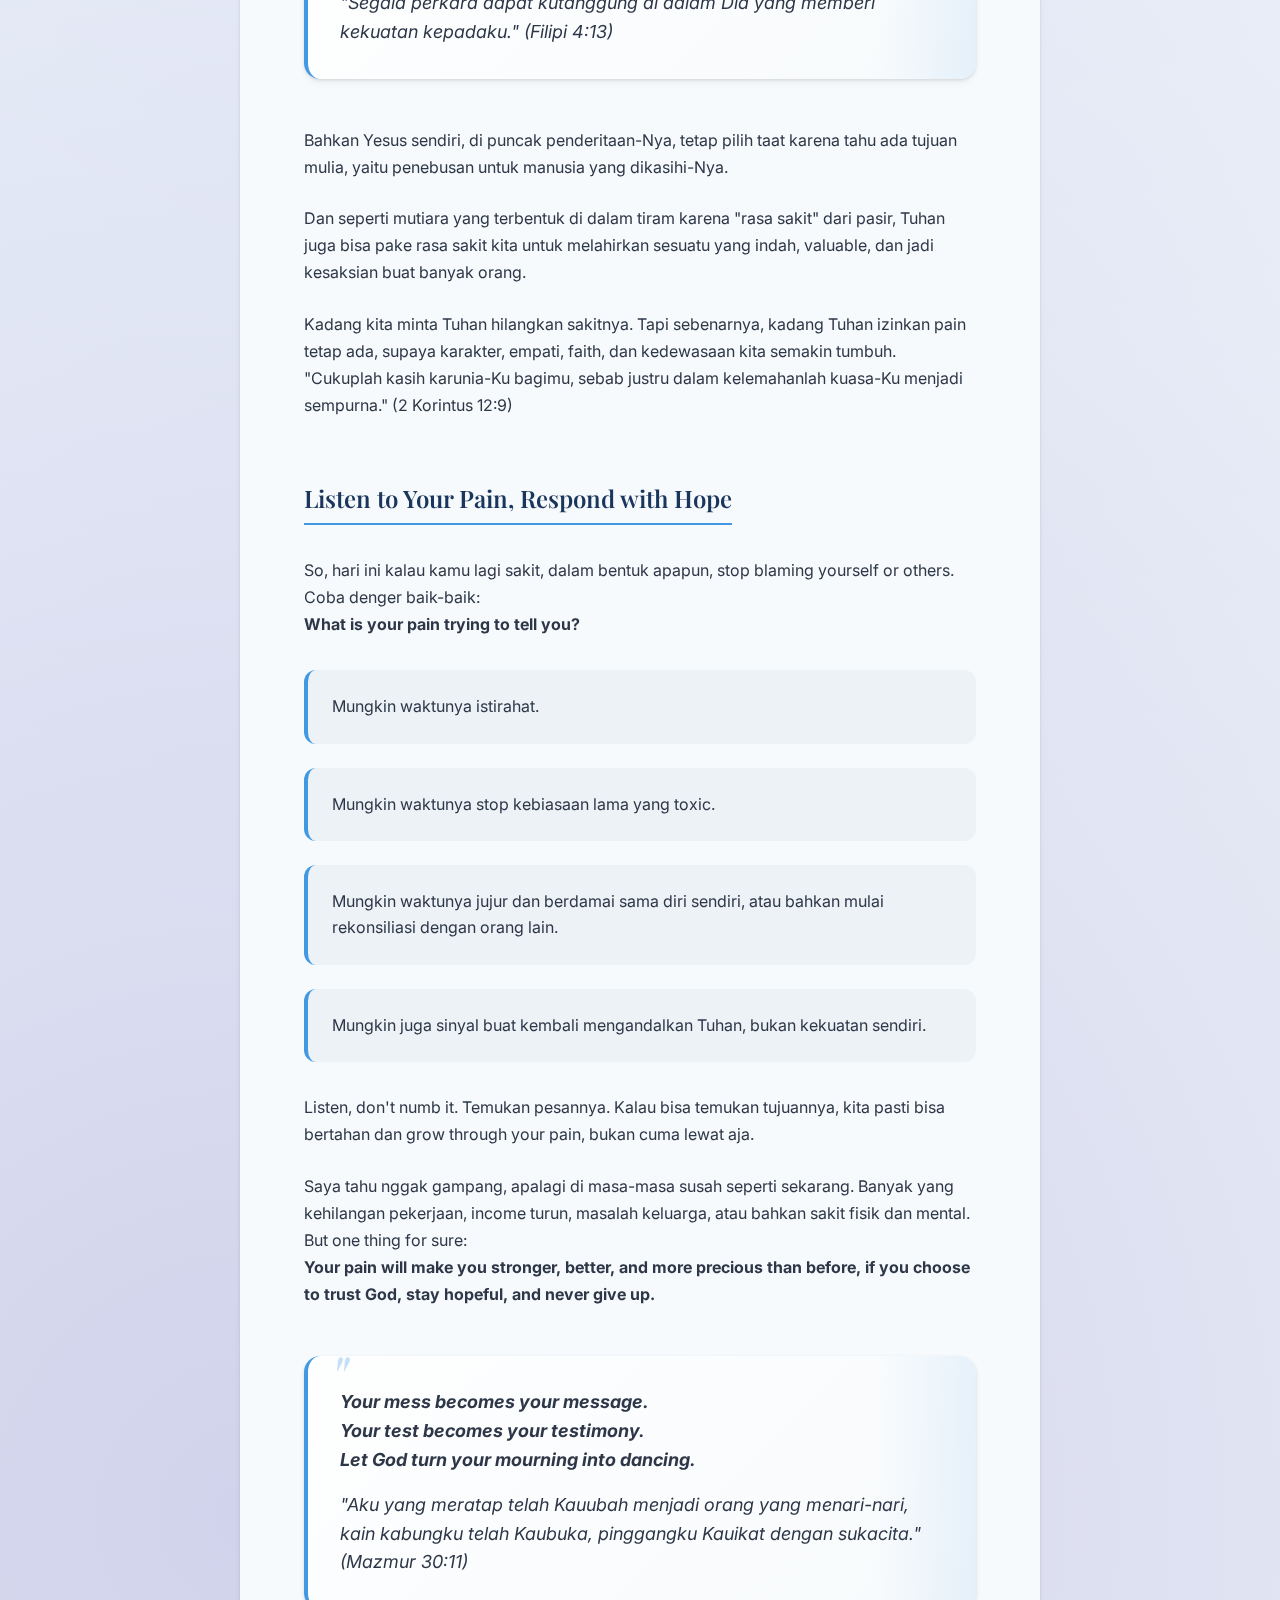
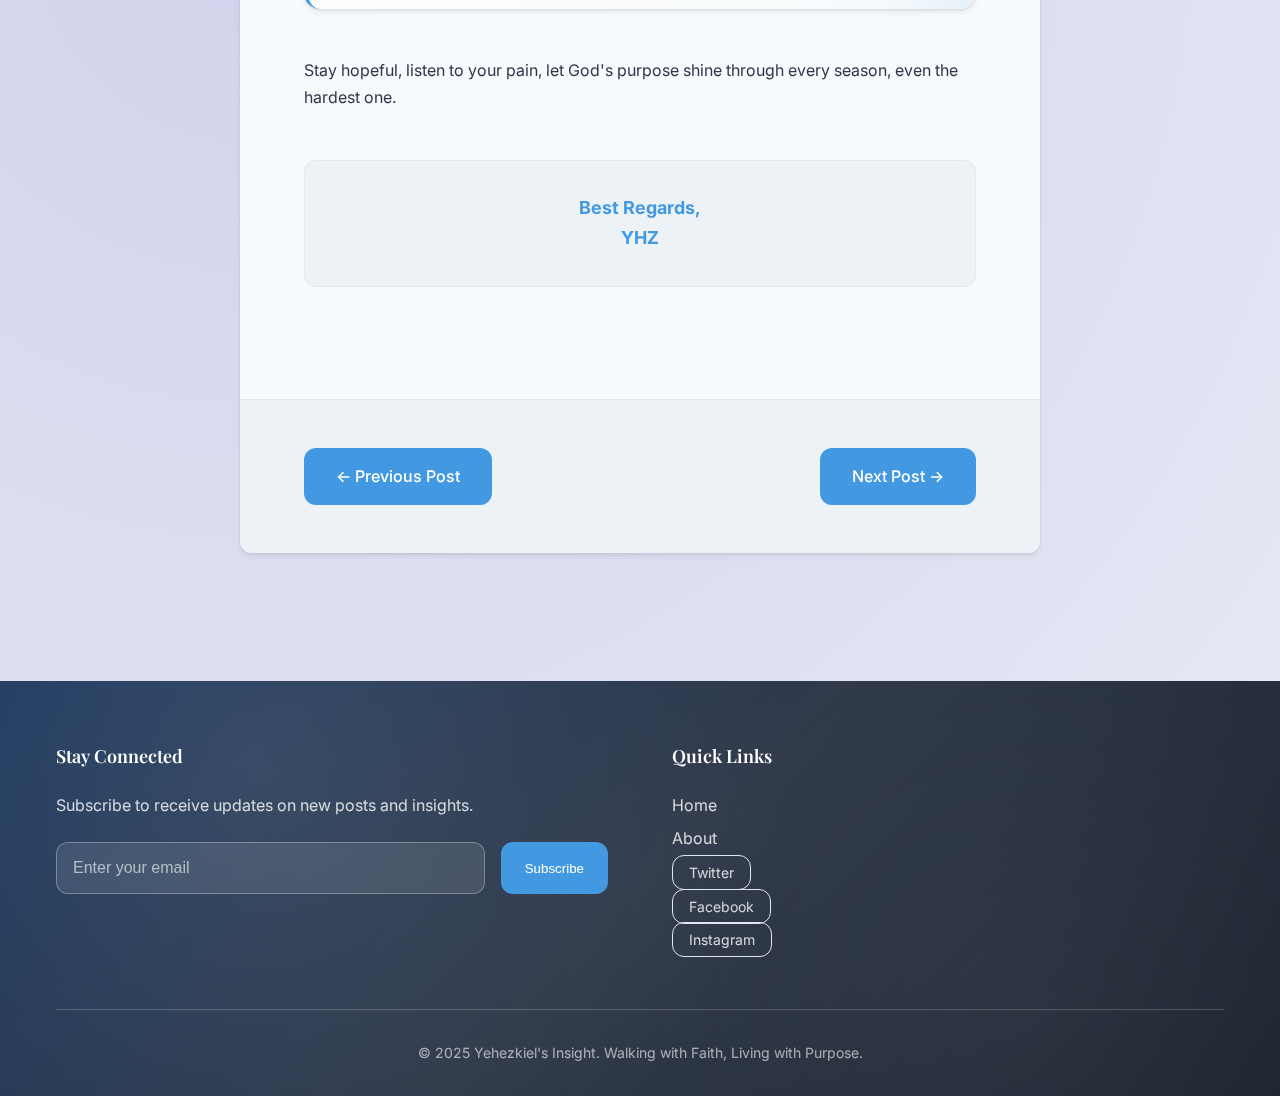
<file: posts/when-hurt-speaks.html>
<!DOCTYPE html>
<html lang="en">
<head>
    <meta charset="UTF-8">
    <meta name="viewport" content="width=device-width, initial-scale=1.0">
    <title>When Hurt Speaks: Revealing the Lesson Behind the Struggle - Yehezkiel's Insight</title>
    <meta name="description" content="Pain is not the enemy, sometimes pain is the messenger. Learn to listen to what your pain is trying to tell you.">
    <link rel="preconnect" href="https://fonts.googleapis.com">
    <link rel="preconnect" href="https://fonts.gstatic.com" crossorigin>
    <link href="https://fonts.googleapis.com/css2?family=Inter:wght@300;400;500;600;700&family=Playfair+Display:wght@400;500;600;700&display=swap" rel="stylesheet">
    <link rel="stylesheet" href="../assets/css/main.css">
</head>
<body>
    <!-- Header -->
    <header class="header" id="header">
        <div class="container">
            <div class="header-content">
                <div class="logo">
                    <h1><a href="../index.html">Yehezkiel's Insight</a></h1>
                    <p class="tagline">Walking with Faith, Living with Purpose</p>
                </div>
                <nav class="nav">
                    <ul class="nav-list">
                        <li><a href="../index.html" class="nav-link">Home</a></li>
                        <li><a href="../about.html" class="nav-link">About</a></li>
                    </ul>
                </nav>
            </div>
        </div>
    </header>

    <!-- Main Content -->
    <main class="main">
        <div class="container">
            <article class="post-content">
                <header class="post-header">
                    <div class="post-meta">
                        <time datetime="2025-07-29">29 Juli 2025</time>
                    </div>
                    <h1 class="post-title">When Hurt Speaks: Revealing the Lesson Behind the Struggle</h1>
                </header>

                <div class="post-body">
                    <section class="post-section">
                        <p>Kadang kita pikir semangat itu soal happy vibes dan strong all the time, padahal semangat yang sejati seringkali justru diuji saat kita ada di titik terendah, waktu hati lagi drop, tubuh nggak fit, atau pikiran lagi "keracunan" masalah. Tapi di situlah, kita bisa belajar: <strong>pain is not the enemy, sometimes, pain is the messenger.</strong></p>

                        <p>Beberapa tahun terakhir, kata "sehat" jadi topik yang nggak ada habisnya, thanks to Covid-19, suddenly everyone talks about health, mental wellness, bahkan spiritual fitness. Tapi satu hal yang saya pelajari: <strong>kesehatan itu bukan cuma kondisi tetap, tapi sesuatu yang perlu diperjuangkan dan dipertahankan</strong>.</p>
                        
                        <p>Sehat hari ini, belum tentu sehat terus, dan sering, kita baru sadar betapa berharganya sehat waktu rasa sakit itu datang.</p>

                        <p>Bukan cuma tubuh, bahkan keuangan, relasi, karir, semua ada indikator sehatnya, dan semuanya bisa "sakit" kalau kehilangan balance. Dalam hidup, balance itu benar-benar "the key of life."<br>
                        Kalau fisik drop, produktivitas juga drop. Kalau mental tired, gampang putus asa, baper, dan akhirnya spiritual life juga goyah.</p>
                    </section>

                    <section class="post-section">
                        <h2>Pain is a Signal, Not a Stop Sign</h2>
                        
                        <p>Kebanyakan orang baru ngeh pentingnya check-up setelah sakit. Sama seperti perusahaan, baru dibilang sehat setelah diaudit. Artinya? Ada indikator, ada warning system. Kalau tubuh kita kasih signal lewat rasa sakit, itu bukan sekadar penderitaan, tapi sebenarnya "early warning" bahwa ada sesuatu yang mesti diberesin.</p>

                        <p>Saya jadi ingat pengalaman pribadi waktu medical check-up (MCU) untuk pekerjaan. Semua awalnya terasa fine, saya merasa sehat-sehat saja. Tapi begitu hasil lab keluar, ternyata kolesterol saya tinggi, asam urat juga di atas normal.</p>
                        
                        <p>Rasanya agak kaget, honestly. Apalagi saya merasa nggak punya keluhan berarti. Tapi di situ saya sadar, ternyata tubuh itu bisa menyimpan "masalah" dari kebiasaan kita yang selama ini mungkin diabaikan, sering makan sembarangan, kurang gerak, tidur kurang cukup, atau sering stress tanpa release.</p>

                        <p>That moment jadi wake-up call buat saya. Rasa takut, cemas, dan pertanyaan "bisa nggak ya balik sehat lagi?" sempat muncul. Tapi di titik itu juga saya mulai ngerti: <strong>kadang warning itu datang bukan buat menghukum, tapi buat menyelamatkan dan membentuk habit baru di hidup kita menjadi lebih baik</strong>.</p>

                        <p>Perhatikan apa yang keluar dari mulut dan hidup kita:</p>
                        <ul class="affirmation-list">
                            <li>Kalau yang keluar cuma omelan, sungut-sungut, kata-kata negatif, artinya ada yang nggak beres di hati kita.</li>
                            <li>Kalau yang keluar ucapan syukur, encouragement, itulah tanda hati lagi sehat.</li>
                        </ul>

                        <p>Dan jangan lupa istirahat, <strong>your rest determines your performance.</strong> Tuhan sendiri, dalam penciptaan, kasih contoh: ada waktu bekerja, ada waktu berhenti, dan hari istirahat justru yang Tuhan berkati khusus.<br>
                        Kadang kita lupa, liburan itu bukan sekadar santai-santai, tapi "recharging the battery" supaya pas kembali ke rutinitas, kita bisa kasih yang terbaik.</p>
                    </section>

                    <section class="post-section">
                        <h2>Even Jesus Said: Take a Rest!</h2>
                        
                        <p>Saya suka banget bagian di Markus 6, waktu Yesus bilang ke murid-murid yang habis pelayanan, "Yuk, ke tempat sunyi, dan beristirahatlah sejenak!"<br>
                        Murid-murid Yesus saja, yang udah dipenuhi kuasa supernatural, tetap harus tahu kapan mesti pause. Kalau mereka saja perlu, apalagi kita kan?</p>

                        <p>Kadang tubuh, kadang pikiran, kadang perasaan, semuanya bisa kasih signal kalau udah overload. Jangan tunggu warning-nya jadi fatal.<br>
                        Pain is a reminder: "Hey, slow down. Ada sesuatu yang harus dievaluasi, ada bagian hidup yang mesti di-balance-in lagi."</p>
                    </section>

                    <section class="post-section">
                        <h2>The Blessing Behind the Pain</h2>
                        
                        <p>Ini insight yang saya dapat:<br>
                        <strong>Rasa sakit itu sebenarnya anugerah.</strong><br>
                        Sounds crazy? Yes, but it's true.<br>
                        Sama kayak cerita high five bareng dokter, kalau masih bisa ngerasain sakit, artinya sistem saraf kita masih jalan, artinya masih hidup. Kalau kamu masak dan tangan kena wajan panas, sakitnya itu justru yang menyelamatkan kamu dari luka yang lebih parah.</p>

                        <p>Kadang, pain itu pelindung. Kadang juga pain itu pengingat.<br>
                        <strong>"Pain has a purpose."</strong><br>
                        Kalau kamu lagi latihan olahraga, atau ngejar mimpi, pasti ada fase "no pain, no gain". Semua pemenang harus belajar berdamai sama rasa sakit. Justru di situlah pertumbuhan terjadi. Gigi tumbuh itu sakit, tapi itu tandanya lagi berkembang.<br>
                        <strong>Purpose gives value to the pain</strong>.</p>
                    </section>

                    <section class="post-section">
                        <h2>Growing Through Pain, Not Just Going Through It</h2>
                        
                        <p>Kamu nggak sendirian kalau lagi ngerasa sakit, baik fisik, hati, atau mental. Tuhan juga nggak pernah janji hidup bakal mulus, tapi Dia janji kasih kekuatan buat bertahan dan menang.</p>

                        <blockquote class="quote">
                            <p>"Segala perkara dapat kutanggung di dalam Dia yang memberi kekuatan kepadaku." (Filipi 4:13)</p>
                        </blockquote>

                        <p>Bahkan Yesus sendiri, di puncak penderitaan-Nya, tetap pilih taat karena tahu ada tujuan mulia, yaitu penebusan untuk manusia yang dikasihi-Nya.</p>

                        <p>Dan seperti mutiara yang terbentuk di dalam tiram karena "rasa sakit" dari pasir, Tuhan juga bisa pake rasa sakit kita untuk melahirkan sesuatu yang indah, valuable, dan jadi kesaksian buat banyak orang.</p>

                        <p>Kadang kita minta Tuhan hilangkan sakitnya. Tapi sebenarnya, kadang Tuhan izinkan pain tetap ada, supaya karakter, empati, faith, dan kedewasaan kita semakin tumbuh.<br>
                        "Cukuplah kasih karunia-Ku bagimu, sebab justru dalam kelemahanlah kuasa-Ku menjadi sempurna." (2 Korintus 12:9)</p>
                    </section>

                    <section class="post-section">
                        <h2>Listen to Your Pain, Respond with Hope</h2>
                        
                        <p>So, hari ini kalau kamu lagi sakit, dalam bentuk apapun, stop blaming yourself or others. Coba denger baik-baik:<br>
                        <strong>What is your pain trying to tell you?</strong></p>

                        <ul class="affirmation-list">
                            <li>Mungkin waktunya istirahat.</li>
                            <li>Mungkin waktunya stop kebiasaan lama yang toxic.</li>
                            <li>Mungkin waktunya jujur dan berdamai sama diri sendiri, atau bahkan mulai rekonsiliasi dengan orang lain.</li>
                            <li>Mungkin juga sinyal buat kembali mengandalkan Tuhan, bukan kekuatan sendiri.</li>
                        </ul>

                        <p>Listen, don't numb it. Temukan pesannya. Kalau bisa temukan tujuannya, kita pasti bisa bertahan dan grow through your pain, bukan cuma lewat aja.</p>

                        <p>Saya tahu nggak gampang, apalagi di masa-masa susah seperti sekarang. Banyak yang kehilangan pekerjaan, income turun, masalah keluarga, atau bahkan sakit fisik dan mental. But one thing for sure:<br>
                        <strong>Your pain will make you stronger, better, and more precious than before, if you choose to trust God, stay hopeful, and never give up.</strong></p>

                        <blockquote class="quote">
                            <p><strong>Your mess becomes your message.</strong><br>
                            <strong>Your test becomes your testimony.</strong><br>
                            <strong>Let God turn your mourning into dancing.</strong></p>
                            <p>"Aku yang meratap telah Kauubah menjadi orang yang menari-nari, kain kabungku telah Kaubuka, pinggangku Kauikat dengan sukacita." (Mazmur 30:11)</p>
                        </blockquote>

                        <p>Stay hopeful, listen to your pain, let God's purpose shine through every season, even the hardest one.</p>

                        <div class="post-signature">
                            <p><strong>Best Regards,<br>YHZ</strong></p>
                        </div>
                    </section>
                </div>

                <footer class="post-footer">
                    <div class="post-navigation">
                        <a href="its-a-marathon-not-a-sprint.html" class="nav-button">← Previous Post</a>
                        <a href="renewed-from-within.html" class="nav-button">Next Post →</a>
                    </div>
                </footer>
            </article>
        </div>
    </main>

    <!-- Footer -->
    <footer class="footer">
        <div class="container">
            <div class="footer-content">
                <div class="footer-section">
                    <h3 class="footer-title">Stay Connected</h3>
                    <p>Subscribe to receive updates on new posts and insights.</p>
                    <form class="subscription-form" id="subscriptionForm">
                        <div class="form-group">
                            <input type="email" id="emailInput" placeholder="Enter your email" class="email-input" required>
                            <button type="submit" class="subscribe-btn">Subscribe</button>
                        </div>
                    </form>
                </div>
                
                <div class="footer-section">
                    <h3 class="footer-title">Quick Links</h3>
                    <ul class="footer-links">
                        <li><a href="../index.html">Home</a></li>
                        <li><a href="../about.html">About</a></li>
                        <li><a href="#" class="social-link">Twitter</a></li>
                        <li><a href="#" class="social-link">Facebook</a></li>
                        <li><a href="#" class="social-link">Instagram</a></li>
                    </ul>
                </div>
            </div>
            
            <div class="footer-bottom">
                <p>&copy; 2025 Yehezkiel's Insight. Walking with Faith, Living with Purpose.</p>
            </div>
        </div>
    </footer>

    <script src="../assets/js/main.js"></script>
</body>
</html>
</file>
<file: assets/css/main.css>
/* CSS Reset and Variables */
:root {
    --primary-color: #1a365d;
    --secondary-color: #2d3748;
    --accent-color: #4299e1;
    --accent-secondary: #9f7aea;
    --text-color: #2d3748;
    --text-light: #718096;
    --background-color: #f7fafc;
    --background-light: #edf2f7;
    --background-gradient: linear-gradient(135deg, #667eea 0%, #764ba2 100%);
    --background-pattern: radial-gradient(circle at 25% 25%, #fbb6ce 0%, transparent 50%), 
                         radial-gradient(circle at 75% 75%, #a78bfa 0%, transparent 50%);
    --border-color: #e2e8f0;
    --shadow-light: 0 4px 6px rgba(0, 0, 0, 0.05), 0 1px 3px rgba(0, 0, 0, 0.1);
    --shadow-medium: 0 10px 25px rgba(0, 0, 0, 0.1), 0 4px 10px rgba(0, 0, 0, 0.05);
    --shadow-large: 0 20px 40px rgba(0, 0, 0, 0.1), 0 8px 16px rgba(0, 0, 0, 0.05);
    --border-radius: 12px;
    --border-radius-lg: 16px;
    --transition: all 0.3s cubic-bezier(0.4, 0, 0.2, 1);
    
    /* Typography */
    --font-primary: 'Inter', -apple-system, BlinkMacSystemFont, 'Segoe UI', Roboto, sans-serif;
    --font-heading: 'Playfair Display', Georgia, serif;
    --font-size-xs: 0.75rem;
    --font-size-sm: 0.875rem;
    --font-size-base: 1rem;
    --font-size-lg: 1.125rem;
    --font-size-xl: 1.25rem;
    --font-size-2xl: 1.5rem;
    --font-size-3xl: 1.875rem;
    --font-size-4xl: 2.25rem;
    
    /* Spacing */
    --spacing-xs: 0.5rem;
    --spacing-sm: 1rem;
    --spacing-md: 1.5rem;
    --spacing-lg: 2rem;
    --spacing-xl: 3rem;
    --spacing-2xl: 4rem;
}

/* Reset */
* {
    margin: 0;
    padding: 0;
    box-sizing: border-box;
}

html {
    scroll-behavior: smooth;
}

body {
    font-family: var(--font-primary);
    font-size: var(--font-size-base);
    line-height: 1.6;
    color: var(--text-color);
    background: var(--background-color);
    background-image: 
        radial-gradient(circle at 20% 80%, rgba(120, 119, 198, 0.3) 0%, transparent 50%),
        radial-gradient(circle at 80% 20%, rgba(255, 119, 198, 0.15) 0%, transparent 50%),
        radial-gradient(circle at 40% 40%, rgba(120, 219, 255, 0.1) 0%, transparent 50%);
    min-height: 100vh;
    position: relative;
    -webkit-font-smoothing: antialiased;
    -moz-osx-font-smoothing: grayscale;
}

body::before {
    content: '';
    position: fixed;
    top: 0;
    left: 0;
    width: 100%;
    height: 100%;
    background: 
        linear-gradient(45deg, transparent 30%, rgba(255, 255, 255, 0.1) 50%, transparent 70%),
        repeating-linear-gradient(
            90deg,
            transparent,
            transparent 98px,
            rgba(255, 255, 255, 0.03) 100px
        );
    pointer-events: none;
    z-index: -1;
}

/* Typography */
h1, h2, h3, h4, h5, h6 {
    font-family: var(--font-heading);
    font-weight: 600;
    line-height: 1.3;
    margin-bottom: var(--spacing-sm);
    color: var(--text-color);
}

h1 { font-size: var(--font-size-4xl); }
h2 { font-size: var(--font-size-3xl); }
h3 { font-size: var(--font-size-2xl); }
h4 { font-size: var(--font-size-xl); }
h5 { font-size: var(--font-size-lg); }
h6 { font-size: var(--font-size-base); }

p {
    margin-bottom: var(--spacing-sm);
    color: var(--text-color);
}

a {
    color: var(--accent-color);
    text-decoration: none;
    transition: var(--transition);
}

a:hover {
    color: var(--primary-color);
}

/* Container */
.container {
    max-width: 1200px;
    margin: 0 auto;
    padding: 0 var(--spacing-sm);
}

/* Header */
.header {
    background: rgba(255, 255, 255, 0.95);
    backdrop-filter: blur(20px);
    border-bottom: 1px solid var(--border-color);
    position: sticky;
    top: 0;
    z-index: 100;
    transition: var(--transition);
    box-shadow: var(--shadow-light);
}

.header.scrolled {
    box-shadow: var(--shadow-medium);
    background: rgba(255, 255, 255, 0.98);
    backdrop-filter: blur(25px);
}

.header::before {
    content: '';
    position: absolute;
    top: 0;
    left: 0;
    right: 0;
    height: 1px;
    background: linear-gradient(90deg, transparent, var(--accent-color), transparent);
}

.header-content {
    display: flex;
    justify-content: space-between;
    align-items: center;
    padding: var(--spacing-md) 0;
}

.logo h1 {
    font-size: var(--font-size-2xl);
    margin-bottom: 0;
}

.logo h1 a {
    color: var(--primary-color);
    font-weight: 700;
}

.tagline {
    font-size: var(--font-size-sm);
    color: var(--text-light);
    margin-bottom: 0;
    font-style: italic;
}

.nav-list {
    display: flex;
    list-style: none;
    gap: var(--spacing-lg);
}

.nav-link {
    font-weight: 500;
    color: var(--text-color);
    padding: var(--spacing-xs) var(--spacing-sm);
    border-radius: var(--border-radius);
    transition: var(--transition);
}

.nav-link:hover,
.nav-link.active {
    background-color: var(--background-light);
    color: var(--accent-color);
}

/* Hero Section */
.hero {
    background: linear-gradient(135deg, #667eea 0%, #764ba2 50%, #f093fb 100%);
    padding: var(--spacing-2xl) 0;
    text-align: center;
    position: relative;
    overflow: hidden;
}

.hero::before {
    content: '';
    position: absolute;
    top: 0;
    left: 0;
    right: 0;
    bottom: 0;
    background: 
        radial-gradient(circle at 30% 20%, rgba(255, 255, 255, 0.2) 0%, transparent 50%),
        radial-gradient(circle at 70% 80%, rgba(255, 255, 255, 0.1) 0%, transparent 50%);
    pointer-events: none;
}

.hero::after {
    content: '';
    position: absolute;
    bottom: 0;
    left: 0;
    right: 0;
    height: 100px;
    background: linear-gradient(180deg, transparent 0%, var(--background-color) 100%);
    pointer-events: none;
}

.hero-content {
    max-width: 800px;
    margin: 0 auto;
    position: relative;
    z-index: 2;
}

.hero-title {
    font-size: var(--font-size-4xl);
    margin-bottom: var(--spacing-md);
    color: white;
    text-shadow: 0 2px 4px rgba(0, 0, 0, 0.1);
    font-weight: 700;
}

.hero-description {
    font-size: var(--font-size-lg);
    color: rgba(255, 255, 255, 0.9);
    margin-bottom: 0;
    text-shadow: 0 1px 2px rgba(0, 0, 0, 0.1);
}

/* Main Content */
.main {
    padding: var(--spacing-2xl) 0;
}

.content-wrapper {
    display: grid;
    grid-template-columns: 1fr 300px;
    gap: var(--spacing-2xl);
}

/* Posts Section */
.section-title {
    font-size: var(--font-size-3xl);
    margin-bottom: var(--spacing-xl);
    color: var(--primary-color);
    border-bottom: 3px solid var(--accent-color);
    padding-bottom: var(--spacing-sm);
    display: inline-block;
}

.post-card {
    background: rgba(255, 255, 255, 0.9);
    backdrop-filter: blur(10px);
    border: 1px solid rgba(255, 255, 255, 0.2);
    border-radius: var(--border-radius-lg);
    margin-bottom: var(--spacing-xl);
    transition: var(--transition);
    box-shadow: var(--shadow-light);
    position: relative;
    overflow: hidden;
    display: flex;
    flex-direction: column;
}

.post-card::before {
    content: '';
    position: absolute;
    top: 0;
    left: 0;
    right: 0;
    height: 4px;
    background: linear-gradient(90deg, var(--accent-color), var(--accent-secondary));
    border-radius: var(--border-radius-lg) var(--border-radius-lg) 0 0;
    z-index: 2;
}

.post-card:hover {
    transform: translateY(-8px) scale(1.02);
    box-shadow: var(--shadow-large);
    background: rgba(255, 255, 255, 0.95);
}

.post-card:hover::before {
    height: 6px;
    background: linear-gradient(90deg, var(--accent-secondary), var(--accent-color));
}

.post-thumbnail {
    display: none;
}

.post-content-wrapper {
    padding: var(--spacing-xl);
    flex: 1;
    display: flex;
    flex-direction: column;
}

.post-content-wrapper .post-meta {
    margin-bottom: var(--spacing-sm);
}

.post-content-wrapper .post-title {
    margin-bottom: var(--spacing-md);
    flex-grow: 0;
}

.post-content-wrapper .post-excerpt {
    margin-bottom: var(--spacing-md);
    flex-grow: 1;
}

.post-content-wrapper .read-more {
    margin-top: auto;
    align-self: flex-start;
}

.post-meta {
    margin-bottom: var(--spacing-sm);
}

.post-meta time {
    font-size: var(--font-size-sm);
    color: var(--text-light);
    font-weight: 500;
}

.post-title {
    margin-bottom: var(--spacing-md);
}

.post-title a {
    color: var(--primary-color);
    font-weight: 600;
}

.post-title a:hover {
    color: var(--accent-color);
}

.post-excerpt {
    margin-bottom: var(--spacing-md);
}

.post-excerpt p {
    color: var(--text-color);
    line-height: 1.7;
}

.read-more {
    display: inline-block;
    background-color: var(--accent-color);
    color: white;
    padding: var(--spacing-xs) var(--spacing-md);
    border-radius: var(--border-radius);
    font-weight: 500;
    transition: var(--transition);
}

.read-more:hover {
    background-color: var(--primary-color);
    color: white;
    transform: translateY(-1px);
}

/* Sidebar */
.sidebar {
    position: sticky;
    top: 120px;
    height: fit-content;
}

.sidebar-widget {
    background: rgba(255, 255, 255, 0.8);
    backdrop-filter: blur(10px);
    border: 1px solid rgba(255, 255, 255, 0.3);
    border-radius: var(--border-radius-lg);
    padding: var(--spacing-lg);
    margin-bottom: var(--spacing-lg);
    box-shadow: var(--shadow-light);
    position: relative;
    overflow: hidden;
}

.sidebar-widget::before {
    content: '';
    position: absolute;
    top: 0;
    left: 0;
    right: 0;
    height: 3px;
    background: linear-gradient(90deg, var(--accent-color), var(--accent-secondary));
}

.widget-title {
    font-size: var(--font-size-lg);
    margin-bottom: var(--spacing-md);
    color: var(--primary-color);
    border-bottom: 2px solid var(--accent-color);
    padding-bottom: var(--spacing-xs);
}

/* Search Box */
.search-input {
    width: 100%;
    padding: var(--spacing-sm);
    border: 1px solid var(--border-color);
    border-radius: var(--border-radius);
    font-size: var(--font-size-base);
    transition: var(--transition);
}

.search-input:focus {
    outline: none;
    border-color: var(--accent-color);
    box-shadow: 0 0 0 3px rgba(52, 152, 219, 0.1);
}

/* Recent Posts */
.recent-posts {
    list-style: none;
}

.recent-posts li {
    margin-bottom: var(--spacing-sm);
    padding-bottom: var(--spacing-sm);
    border-bottom: 1px solid var(--border-color);
}

.recent-posts li:last-child {
    border-bottom: none;
    margin-bottom: 0;
    padding-bottom: 0;
}

.recent-posts a {
    color: var(--text-color);
    font-size: var(--font-size-sm);
    line-height: 1.5;
}

.recent-posts a:hover {
    color: var(--accent-color);
}

/* About Widget */
.about-text {
    font-size: var(--font-size-sm);
    color: var(--text-light);
    margin-bottom: var(--spacing-md);
}

.social-links {
    display: flex;
    gap: var(--spacing-sm);
    flex-wrap: wrap;
}

.social-link {
    font-size: var(--font-size-sm);
    color: var(--text-light);
    padding: var(--spacing-xs) var(--spacing-sm);
    border: 1px solid var(--border-color);
    border-radius: var(--border-radius);
    transition: var(--transition);
}

.social-link:hover {
    background-color: var(--accent-color);
    color: white;
    border-color: var(--accent-color);
}

/* Footer */
.footer {
    background: linear-gradient(135deg, var(--primary-color) 0%, var(--secondary-color) 50%, #1a202c 100%);
    color: white;
    padding: var(--spacing-2xl) 0 var(--spacing-lg);
    margin-top: var(--spacing-2xl);
    position: relative;
    overflow: hidden;
}

.footer::before {
    content: '';
    position: absolute;
    top: 0;
    left: 0;
    right: 0;
    bottom: 0;
    background: 
        radial-gradient(circle at 20% 20%, rgba(255, 255, 255, 0.1) 0%, transparent 50%),
        radial-gradient(circle at 80% 80%, rgba(255, 255, 255, 0.05) 0%, transparent 50%);
    pointer-events: none;
}

.footer-content {
    position: relative;
    z-index: 2;
    display: grid;
    grid-template-columns: 1fr 1fr;
    gap: var(--spacing-2xl);
    margin-bottom: var(--spacing-xl);
}

.footer-title {
    color: white;
    margin-bottom: var(--spacing-md);
    font-size: var(--font-size-lg);
}

.footer-section p {
    color: rgba(255, 255, 255, 0.8);
    margin-bottom: var(--spacing-md);
}

/* Subscription Form */
.subscription-form {
    margin-top: var(--spacing-md);
}

.form-group {
    display: flex;
    gap: var(--spacing-sm);
}

.email-input {
    flex: 1;
    padding: var(--spacing-sm);
    border: 1px solid rgba(255, 255, 255, 0.3);
    border-radius: var(--border-radius);
    background-color: rgba(255, 255, 255, 0.1);
    color: white;
    font-size: var(--font-size-base);
}

.email-input::placeholder {
    color: rgba(255, 255, 255, 0.6);
}

.email-input:focus {
    outline: none;
    border-color: var(--accent-color);
    background-color: rgba(255, 255, 255, 0.15);
}

.subscribe-btn {
    background-color: var(--accent-color);
    color: white;
    border: none;
    padding: var(--spacing-sm) var(--spacing-md);
    border-radius: var(--border-radius);
    font-weight: 500;
    cursor: pointer;
    transition: var(--transition);
}

.subscribe-btn:hover {
    background-color: rgba(52, 152, 219, 0.8);
    transform: translateY(-1px);
}

/* Footer Links */
.footer-links {
    list-style: none;
}

.footer-links li {
    margin-bottom: var(--spacing-xs);
}

.footer-links a {
    color: rgba(255, 255, 255, 0.8);
    transition: var(--transition);
}

.footer-links a:hover {
    color: white;
}

.footer-bottom {
    text-align: center;
    padding-top: var(--spacing-lg);
    border-top: 1px solid rgba(255, 255, 255, 0.2);
}

.footer-bottom p {
    color: rgba(255, 255, 255, 0.6);
    margin-bottom: 0;
    font-size: var(--font-size-sm);
}

/* Responsive Design */
@media (max-width: 768px) {
    .container {
        padding: 0 var(--spacing-md);
    }
    
    .header-content {
        flex-direction: column;
        gap: var(--spacing-md);
        text-align: center;
    }
    
    .nav-list {
        gap: var(--spacing-md);
    }
    
    .hero {
        padding: var(--spacing-xl) 0;
    }
    
    .hero-title {
        font-size: var(--font-size-3xl);
    }
    
    .hero-description {
        font-size: var(--font-size-base);
    }
    
    .content-wrapper {
        grid-template-columns: 1fr;
        gap: var(--spacing-xl);
    }
    
    .sidebar {
        position: static;
        order: -1;
    }
    
    .post-card {
        padding: var(--spacing-lg);
    }
    
    .footer-content {
        grid-template-columns: 1fr;
        gap: var(--spacing-xl);
    }
    
    .form-group {
        flex-direction: column;
    }
    
    .social-links {
        justify-content: center;
    }
}

@media (max-width: 480px) {
    .container {
        padding: 0 var(--spacing-sm);
    }
    
    .hero-title {
        font-size: var(--font-size-2xl);
    }
    
    .section-title {
        font-size: var(--font-size-2xl);
    }
    
    .post-card {
        padding: var(--spacing-md);
    }
    
    .sidebar-widget {
        padding: var(--spacing-md);
    }
}

/* Utility Classes */
.hidden {
    display: none !important;
}

.fade-in {
    animation: fadeIn 0.5s ease-in;
}

@keyframes fadeIn {
    from { opacity: 0; transform: translateY(20px); }
    to { opacity: 1; transform: translateY(0); }
}

/* Focus Styles for Accessibility */
button:focus,
input:focus,
a:focus {
    outline: 2px solid var(--accent-color);
    outline-offset: 2px;
}

/* About Page Styles */
.about-page {
    max-width: 800px;
    margin: 0 auto;
}

.page-header {
    text-align: center;
    margin-bottom: var(--spacing-2xl);
    padding-bottom: var(--spacing-xl);
    border-bottom: 2px solid var(--border-color);
}

.page-title {
    font-size: var(--font-size-4xl);
    color: var(--primary-color);
    margin-bottom: var(--spacing-sm);
}

.page-subtitle {
    font-size: var(--font-size-lg);
    color: var(--text-light);
    font-style: italic;
    margin-bottom: 0;
}

.about-content {
    line-height: 1.7;
}

.about-section {
    margin-bottom: var(--spacing-2xl);
}

.about-section h2 {
    color: var(--primary-color);
    border-bottom: 2px solid var(--accent-color);
    padding-bottom: var(--spacing-xs);
    margin-bottom: var(--spacing-lg);
    display: inline-block;
}

.about-section h3 {
    color: var(--secondary-color);
    margin-bottom: var(--spacing-sm);
}

.about-section h4 {
    color: var(--primary-color);
    margin-bottom: var(--spacing-xs);
}

.about-section p {
    margin-bottom: var(--spacing-md);
    color: var(--text-color);
}

.content-grid {
    display: grid;
    grid-template-columns: repeat(auto-fit, minmax(250px, 1fr));
    gap: var(--spacing-lg);
    margin-top: var(--spacing-lg);
}

.content-item {
    background-color: var(--background-light);
    padding: var(--spacing-lg);
    border-radius: var(--border-radius);
    border-left: 4px solid var(--accent-color);
}

.content-item h3 {
    color: var(--primary-color);
    margin-bottom: var(--spacing-sm);
    font-size: var(--font-size-lg);
}

.content-item p {
    color: var(--text-color);
    margin-bottom: 0;
    font-size: var(--font-size-sm);
}

.featured-quote {
    background-color: var(--background-light);
    border-left: 4px solid var(--accent-color);
    padding: var(--spacing-lg);
    margin: var(--spacing-xl) 0;
    border-radius: var(--border-radius);
    font-style: italic;
}

.featured-quote p {
    font-size: var(--font-size-lg);
    color: var(--secondary-color);
    margin-bottom: 0;
    line-height: 1.6;
}

.values-list {
    display: grid;
    gap: var(--spacing-md);
    margin-top: var(--spacing-lg);
}

.value-item {
    background-color: var(--background-color);
    border: 1px solid var(--border-color);
    padding: var(--spacing-lg);
    border-radius: var(--border-radius);
    transition: var(--transition);
}

.value-item:hover {
    box-shadow: var(--shadow-light);
    transform: translateY(-2px);
}

.value-item h4 {
    color: var(--accent-color);
    margin-bottom: var(--spacing-sm);
}

.value-item p {
    margin-bottom: 0;
    font-size: var(--font-size-sm);
}

.signature {
    background-color: var(--background-light);
    padding: var(--spacing-lg);
    border-radius: var(--border-radius);
    text-align: center;
    margin: var(--spacing-xl) 0;
}

.signature p {
    margin-bottom: var(--spacing-xs);
}

.author-name {
    color: var(--accent-color);
    font-size: var(--font-size-lg);
}

.subscribe-section {
    background-color: var(--background-light);
    padding: var(--spacing-lg);
    border-radius: var(--border-radius);
    margin-top: var(--spacing-lg);
}

.subscribe-section .subscription-form {
    margin-top: var(--spacing-md);
}

.subscribe-section .email-input {
    background-color: var(--background-color);
    border: 1px solid var(--border-color);
    color: var(--text-color);
}

.subscribe-section .email-input::placeholder {
    color: var(--text-light);
}

.subscribe-section .subscribe-btn {
    background-color: var(--accent-color);
    color: white;
}

.subscribe-section .subscribe-btn:hover {
    background-color: var(--primary-color);
}

/* Blog Post Styles */
.post-content {
    max-width: 800px;
    margin: 0 auto;
    background-color: var(--background-color);
    border-radius: var(--border-radius);
    box-shadow: var(--shadow-light);
    overflow: hidden;
}

.post-header {
    padding: var(--spacing-2xl) var(--spacing-2xl) var(--spacing-xl);
    background: linear-gradient(135deg, var(--background-light) 0%, var(--background-color) 100%);
    border-bottom: 1px solid var(--border-color);
    text-align: center;
}

.post-header .post-meta {
    margin-bottom: var(--spacing-md);
}

.post-header .post-meta time {
    font-size: var(--font-size-sm);
    color: var(--text-light);
    font-weight: 500;
    background-color: var(--background-color);
    padding: var(--spacing-xs) var(--spacing-sm);
    border-radius: var(--border-radius);
    border: 1px solid var(--border-color);
}

.post-header .post-title {
    font-size: var(--font-size-4xl);
    color: var(--primary-color);
    margin-bottom: 0;
    line-height: 1.2;
}

.post-body {
    padding: var(--spacing-2xl);
}

.post-section {
    margin-bottom: var(--spacing-2xl);
}

.post-section:last-child {
    margin-bottom: 0;
}

.post-section h2 {
    color: var(--primary-color);
    border-bottom: 2px solid var(--accent-color);
    padding-bottom: var(--spacing-xs);
    margin-bottom: var(--spacing-lg);
    display: inline-block;
    font-size: var(--font-size-2xl);
}

.post-section h3 {
    color: var(--secondary-color);
    margin-bottom: var(--spacing-md);
    font-size: var(--font-size-xl);
}

.post-section p {
    margin-bottom: var(--spacing-md);
    line-height: 1.7;
    color: var(--text-color);
}

.post-section p:last-child {
    margin-bottom: 0;
}

/* Quote Styles */
.quote {
    background: linear-gradient(135deg, rgba(255, 255, 255, 0.9) 0%, rgba(247, 250, 252, 0.9) 100%);
    border-left: 4px solid var(--accent-color);
    padding: var(--spacing-lg);
    margin: var(--spacing-xl) 0;
    border-radius: var(--border-radius-lg);
    font-style: italic;
    box-shadow: var(--shadow-light);
    position: relative;
    overflow: hidden;
}

.quote::before {
    content: '"';
    position: absolute;
    top: -10px;
    left: 20px;
    font-size: 4rem;
    color: var(--accent-color);
    opacity: 0.3;
    font-family: var(--font-heading);
    line-height: 1;
}

.quote::after {
    content: '';
    position: absolute;
    top: 0;
    right: 0;
    width: 100px;
    height: 100%;
    background: linear-gradient(90deg, transparent 0%, rgba(66, 153, 225, 0.1) 100%);
    pointer-events: none;
}

.quote p {
    font-size: var(--font-size-lg);
    color: var(--secondary-color);
    margin-bottom: var(--spacing-sm);
    line-height: 1.6;
}

.quote p:last-child {
    margin-bottom: 0;
}

.quote cite {
    font-size: var(--font-size-sm);
    color: var(--text-light);
    font-style: normal;
    font-weight: 500;
}

/* Affirmation List */
.affirmation-list {
    list-style: none;
    padding: 0;
    margin: var(--spacing-lg) 0;
}

.affirmation-list li {
    background-color: var(--background-light);
    padding: var(--spacing-md);
    margin-bottom: var(--spacing-md);
    border-radius: var(--border-radius);
    border-left: 4px solid var(--accent-color);
    line-height: 1.6;
}

.affirmation-list li:last-child {
    margin-bottom: 0;
}

.affirmation-list strong {
    color: var(--primary-color);
    display: block;
    margin-bottom: var(--spacing-xs);
}

/* Post Signature */
.post-signature {
    background-color: var(--background-light);
    padding: var(--spacing-lg);
    border-radius: var(--border-radius);
    text-align: center;
    margin: var(--spacing-xl) 0;
    border: 1px solid var(--border-color);
}

.post-signature p {
    color: var(--accent-color);
    font-size: var(--font-size-lg);
    margin-bottom: 0;
}

/* Post Footer */
.post-footer {
    padding: var(--spacing-xl) var(--spacing-2xl);
    background-color: var(--background-light);
    border-top: 1px solid var(--border-color);
}

.post-navigation {
    display: flex;
    justify-content: space-between;
    align-items: center;
    gap: var(--spacing-md);
}

.nav-button {
    display: inline-block;
    background-color: var(--accent-color);
    color: white;
    padding: var(--spacing-sm) var(--spacing-lg);
    border-radius: var(--border-radius);
    font-weight: 500;
    transition: var(--transition);
    text-decoration: none;
}

.nav-button:hover {
    background-color: var(--primary-color);
    color: white;
    transform: translateY(-1px);
}

/* Responsive styles for blog posts */
@media (max-width: 768px) {
    .post-content {
        margin: 0 var(--spacing-sm);
        border-radius: 0;
    }
    
    .post-header {
        padding: var(--spacing-xl) var(--spacing-lg);
    }
    
    .post-header .post-title {
        font-size: var(--font-size-3xl);
    }
    
    .post-body {
        padding: var(--spacing-xl) var(--spacing-lg);
    }
    
    .post-section h2 {
        font-size: var(--font-size-xl);
    }
    
    .quote {
        padding: var(--spacing-md);
        margin: var(--spacing-lg) 0;
    }
    
    .quote p {
        font-size: var(--font-size-base);
    }
    
    .affirmation-list li {
        padding: var(--spacing-sm);
    }
    
    .post-footer {
        padding: var(--spacing-lg);
    }
    
    .post-navigation {
        flex-direction: column;
        text-align: center;
    }
    
    .nav-button {
        width: 100%;
        text-align: center;
    }
}

@media (max-width: 480px) {
    .post-header .post-title {
        font-size: var(--font-size-2xl);
    }
    
    .post-section h2 {
        font-size: var(--font-size-lg);
    }
    
    .post-body {
        padding: var(--spacing-lg) var(--spacing-md);
    }
    
    .post-header {
        padding: var(--spacing-lg) var(--spacing-md);
    }
    
    .post-footer {
        padding: var(--spacing-md);
    }
}

/* Responsive styles for About page */
@media (max-width: 768px) {
    .page-title {
        font-size: var(--font-size-3xl);
    }
    
    .page-subtitle {
        font-size: var(--font-size-base);
    }
    
    .content-grid {
        grid-template-columns: 1fr;
        gap: var(--spacing-md);
    }
    
    .content-item,
    .value-item,
    .featured-quote,
    .signature,
    .subscribe-section {
        padding: var(--spacing-md);
    }
}

@media (max-width: 480px) {
    .page-title {
        font-size: var(--font-size-2xl);
    }
    
    .about-section h2 {
        font-size: var(--font-size-xl);
    }
    
    .featured-quote p {
        font-size: var(--font-size-base);
    }
}

/* 404 Error Page Styles */
.error-page {
    max-width: 600px;
    margin: 0 auto;
    text-align: center;
    padding: var(--spacing-2xl) 0;
}

.error-content {
    background-color: var(--background-color);
    border-radius: var(--border-radius);
    padding: var(--spacing-2xl);
    box-shadow: var(--shadow-light);
}

.error-number {
    font-size: 8rem;
    font-weight: 700;
    color: var(--accent-color);
    line-height: 1;
    margin-bottom: var(--spacing-md);
    font-family: var(--font-heading);
}

.error-title {
    font-size: var(--font-size-3xl);
    color: var(--primary-color);
    margin-bottom: var(--spacing-lg);
}

.error-description {
    font-size: var(--font-size-lg);
    color: var(--text-light);
    line-height: 1.6;
    margin-bottom: var(--spacing-xl);
}

.error-actions {
    display: flex;
    gap: var(--spacing-md);
    justify-content: center;
    margin-bottom: var(--spacing-xl);
    flex-wrap: wrap;
}

.btn-primary {
    background-color: var(--accent-color);
    color: white;
    padding: var(--spacing-sm) var(--spacing-lg);
    border-radius: var(--border-radius);
    text-decoration: none;
    font-weight: 500;
    transition: var(--transition);
    display: inline-block;
}

.btn-primary:hover {
    background-color: var(--primary-color);
    color: white;
    transform: translateY(-1px);
}

.btn-secondary {
    background-color: transparent;
    color: var(--primary-color);
    padding: var(--spacing-sm) var(--spacing-lg);
    border: 2px solid var(--primary-color);
    border-radius: var(--border-radius);
    text-decoration: none;
    font-weight: 500;
    transition: var(--transition);
    display: inline-block;
}

.btn-secondary:hover {
    background-color: var(--primary-color);
    color: white;
    transform: translateY(-1px);
}

.error-suggestions {
    background-color: var(--background-light);
    padding: var(--spacing-lg);
    border-radius: var(--border-radius);
    margin-bottom: var(--spacing-xl);
    text-align: left;
}

.error-suggestions h3 {
    color: var(--primary-color);
    margin-bottom: var(--spacing-md);
    text-align: center;
}

.suggestion-list {
    list-style: none;
    padding: 0;
}

.suggestion-list li {
    margin-bottom: var(--spacing-sm);
    padding-bottom: var(--spacing-sm);
    border-bottom: 1px solid var(--border-color);
}

.suggestion-list li:last-child {
    border-bottom: none;
    margin-bottom: 0;
    padding-bottom: 0;
}

.suggestion-list a {
    color: var(--text-color);
    text-decoration: none;
    transition: var(--transition);
}

.suggestion-list a:hover {
    color: var(--accent-color);
}

.error-quote {
    background-color: var(--background-light);
    border-left: 4px solid var(--accent-color);
    padding: var(--spacing-lg);
    border-radius: var(--border-radius);
    font-style: italic;
}

.error-quote blockquote {
    margin: 0;
}

.error-quote p {
    color: var(--secondary-color);
    font-size: var(--font-size-lg);
    margin-bottom: 0;
}

/* Responsive styles for 404 page */
@media (max-width: 768px) {
    .error-number {
        font-size: 6rem;
    }
    
    .error-title {
        font-size: var(--font-size-2xl);
    }
    
    .error-description {
        font-size: var(--font-size-base);
    }
    
    .error-actions {
        flex-direction: column;
        align-items: center;
    }
    
    .btn-primary,
    .btn-secondary {
        width: 100%;
        max-width: 250px;
        text-align: center;
    }
    
    .error-content {
        padding: var(--spacing-xl);
    }
}

@media (max-width: 480px) {
    .error-number {
        font-size: 4rem;
    }
    
    .error-title {
        font-size: var(--font-size-xl);
    }
    
    .error-content {
        padding: var(--spacing-lg);
    }
    
    .error-suggestions {
        padding: var(--spacing-md);
    }
}

/* Print Styles */
@media print {
    .header,
    .sidebar,
    .footer {
        display: none;
    }
    
    .content-wrapper {
        grid-template-columns: 1fr;
    }
    
    .post-card {
        break-inside: avoid;
        box-shadow: none;
        border: 1px solid #ccc;
    }
}
</file>
